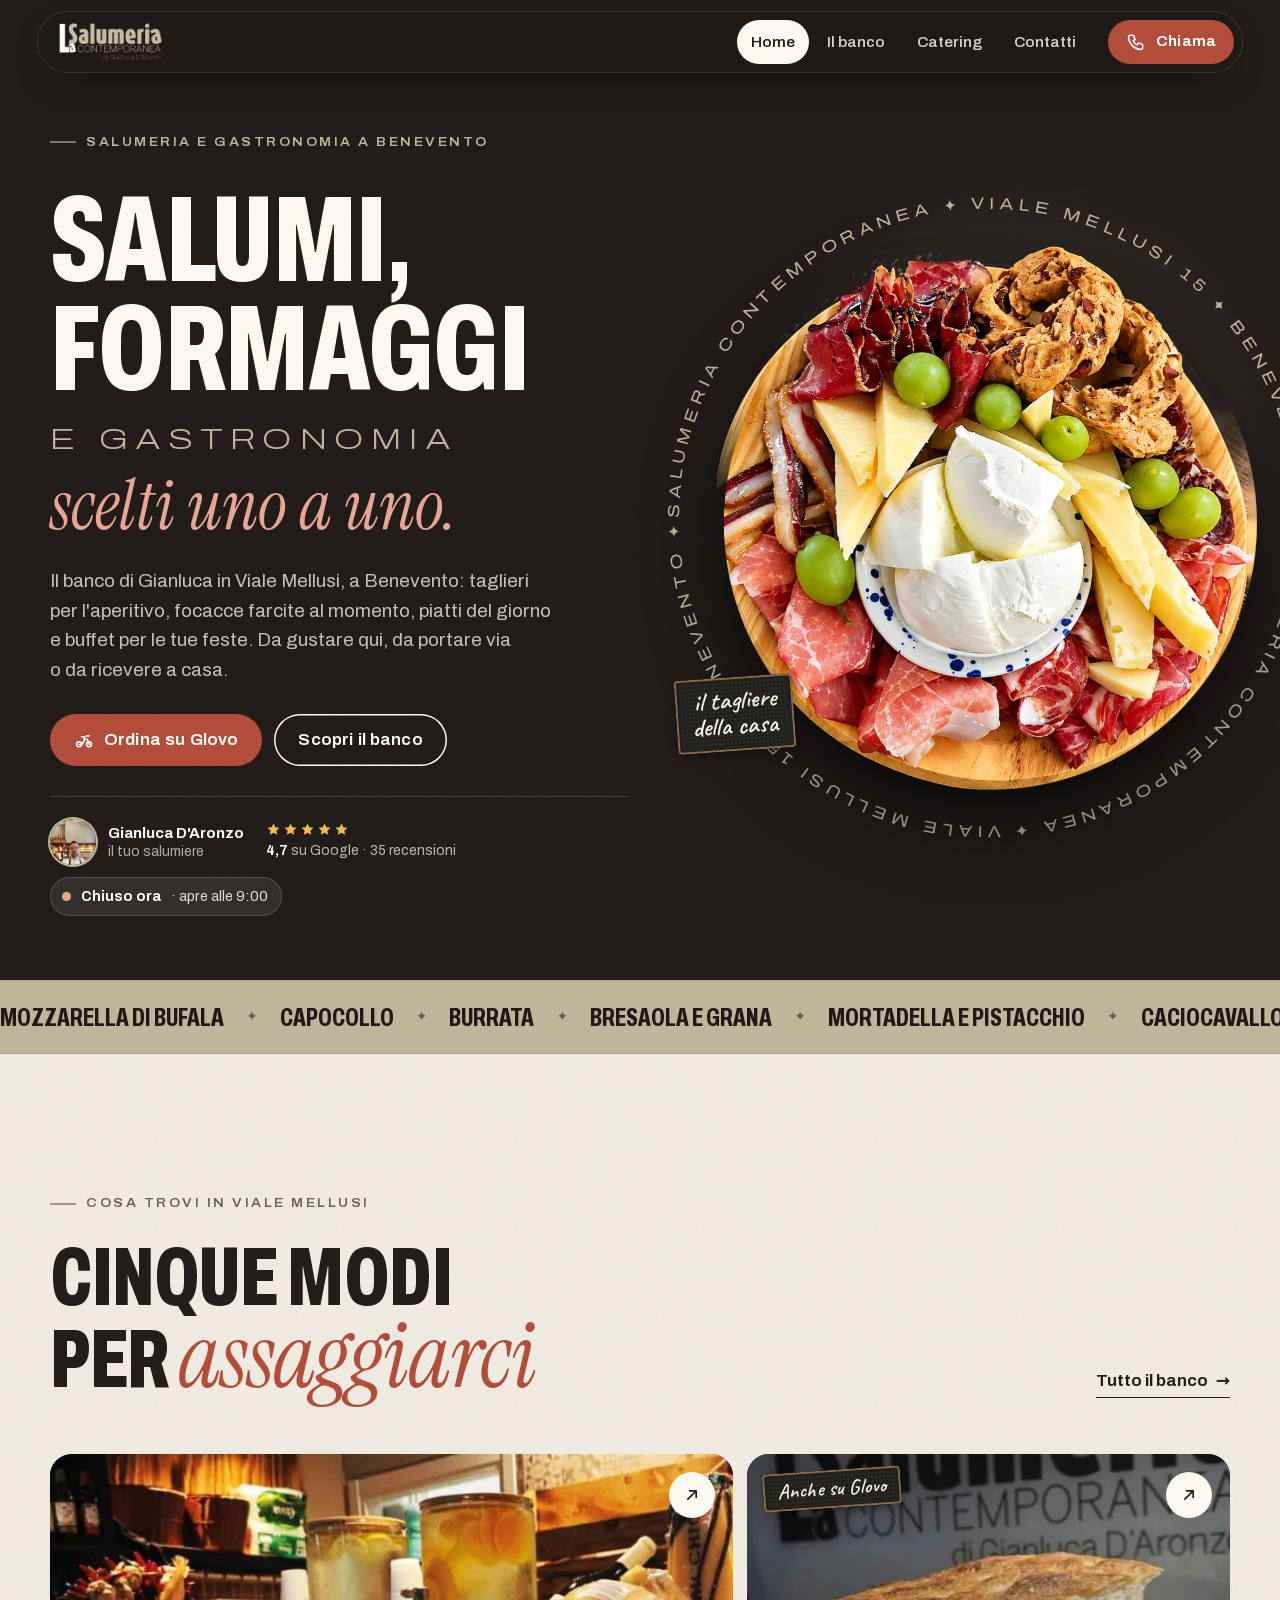
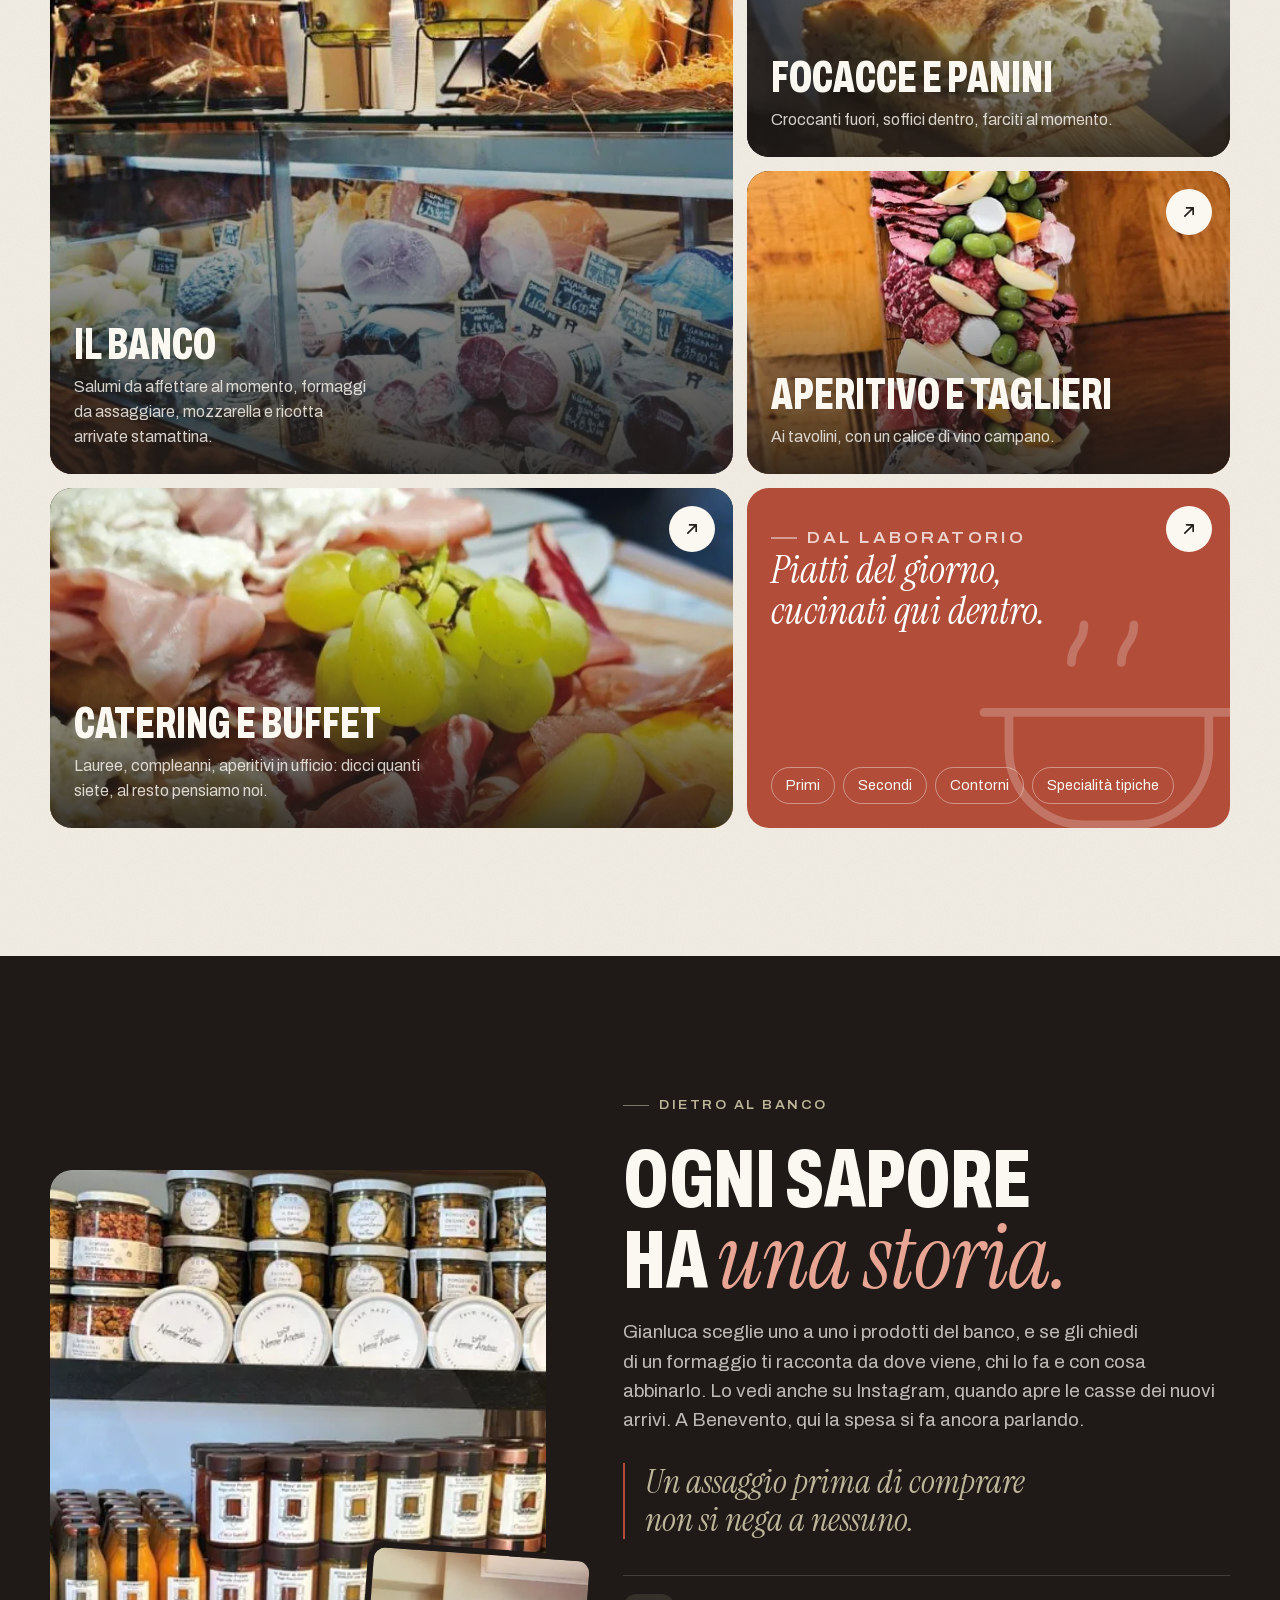
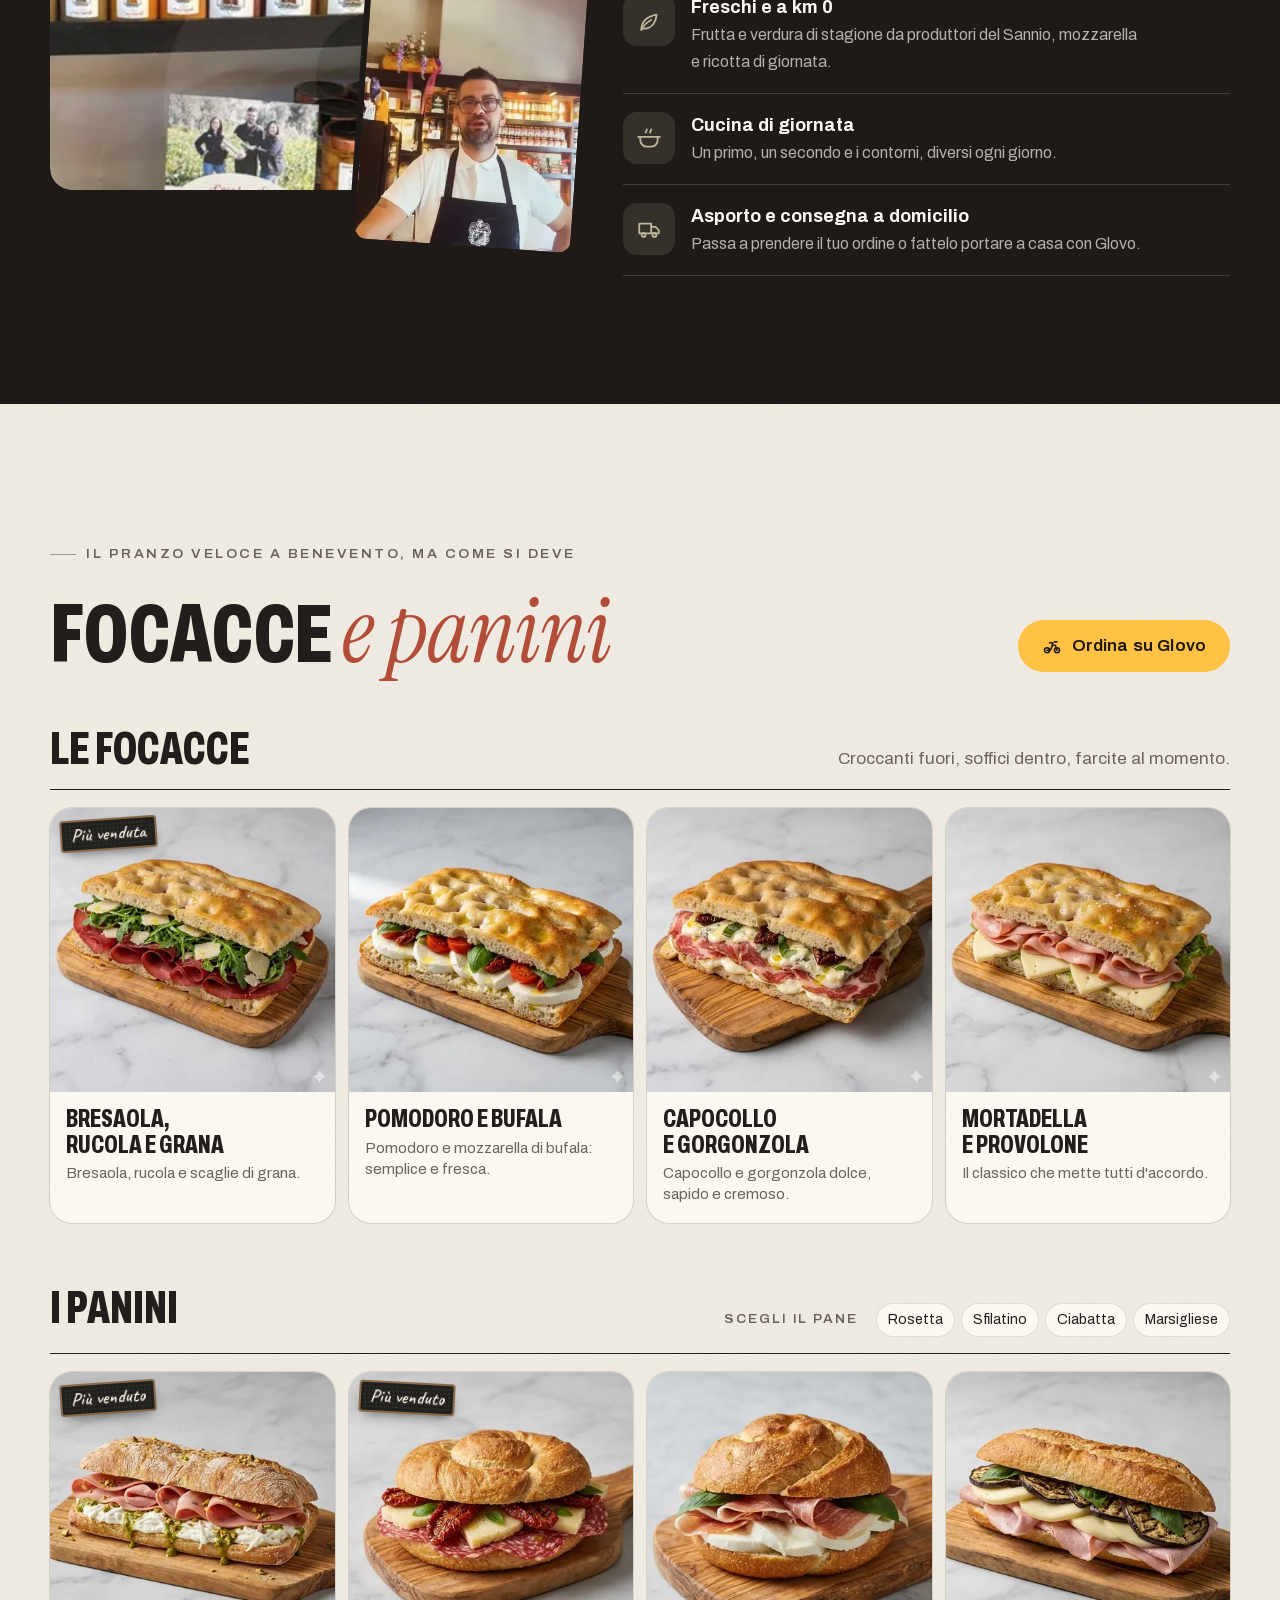
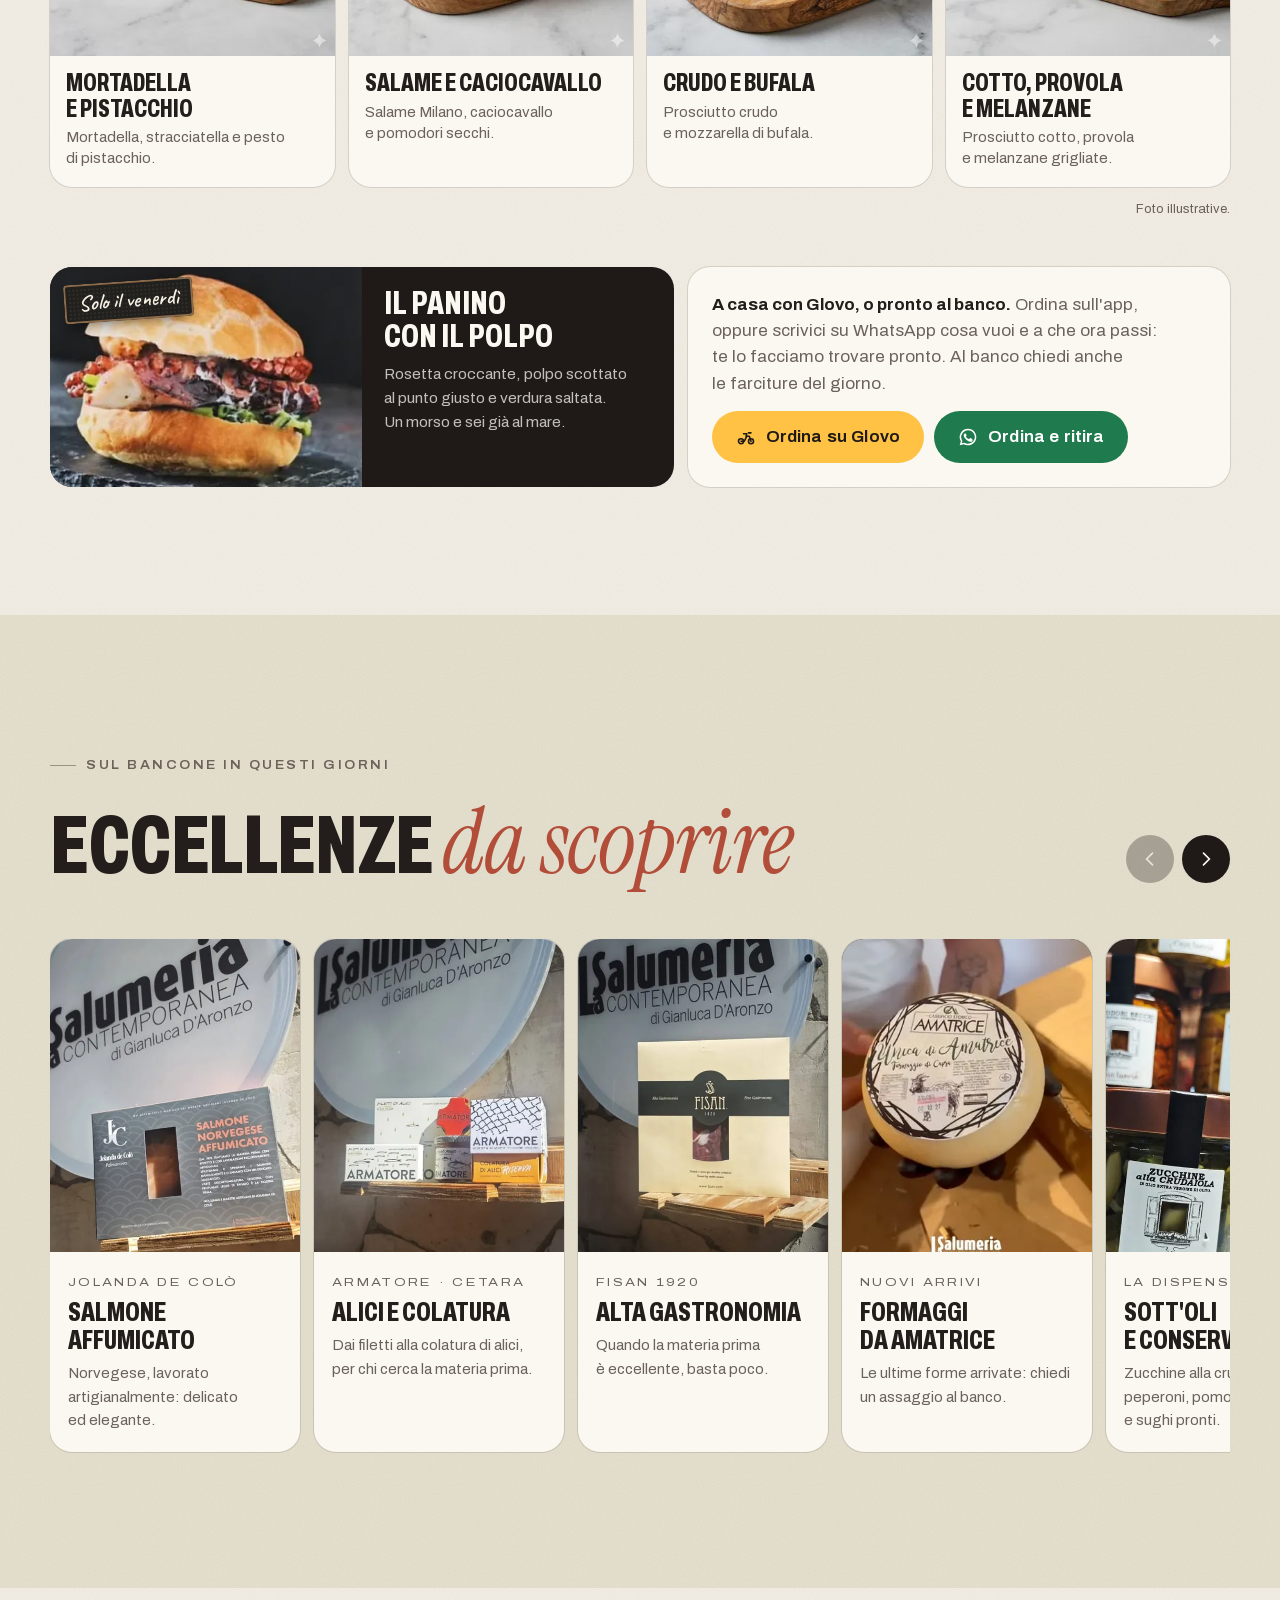
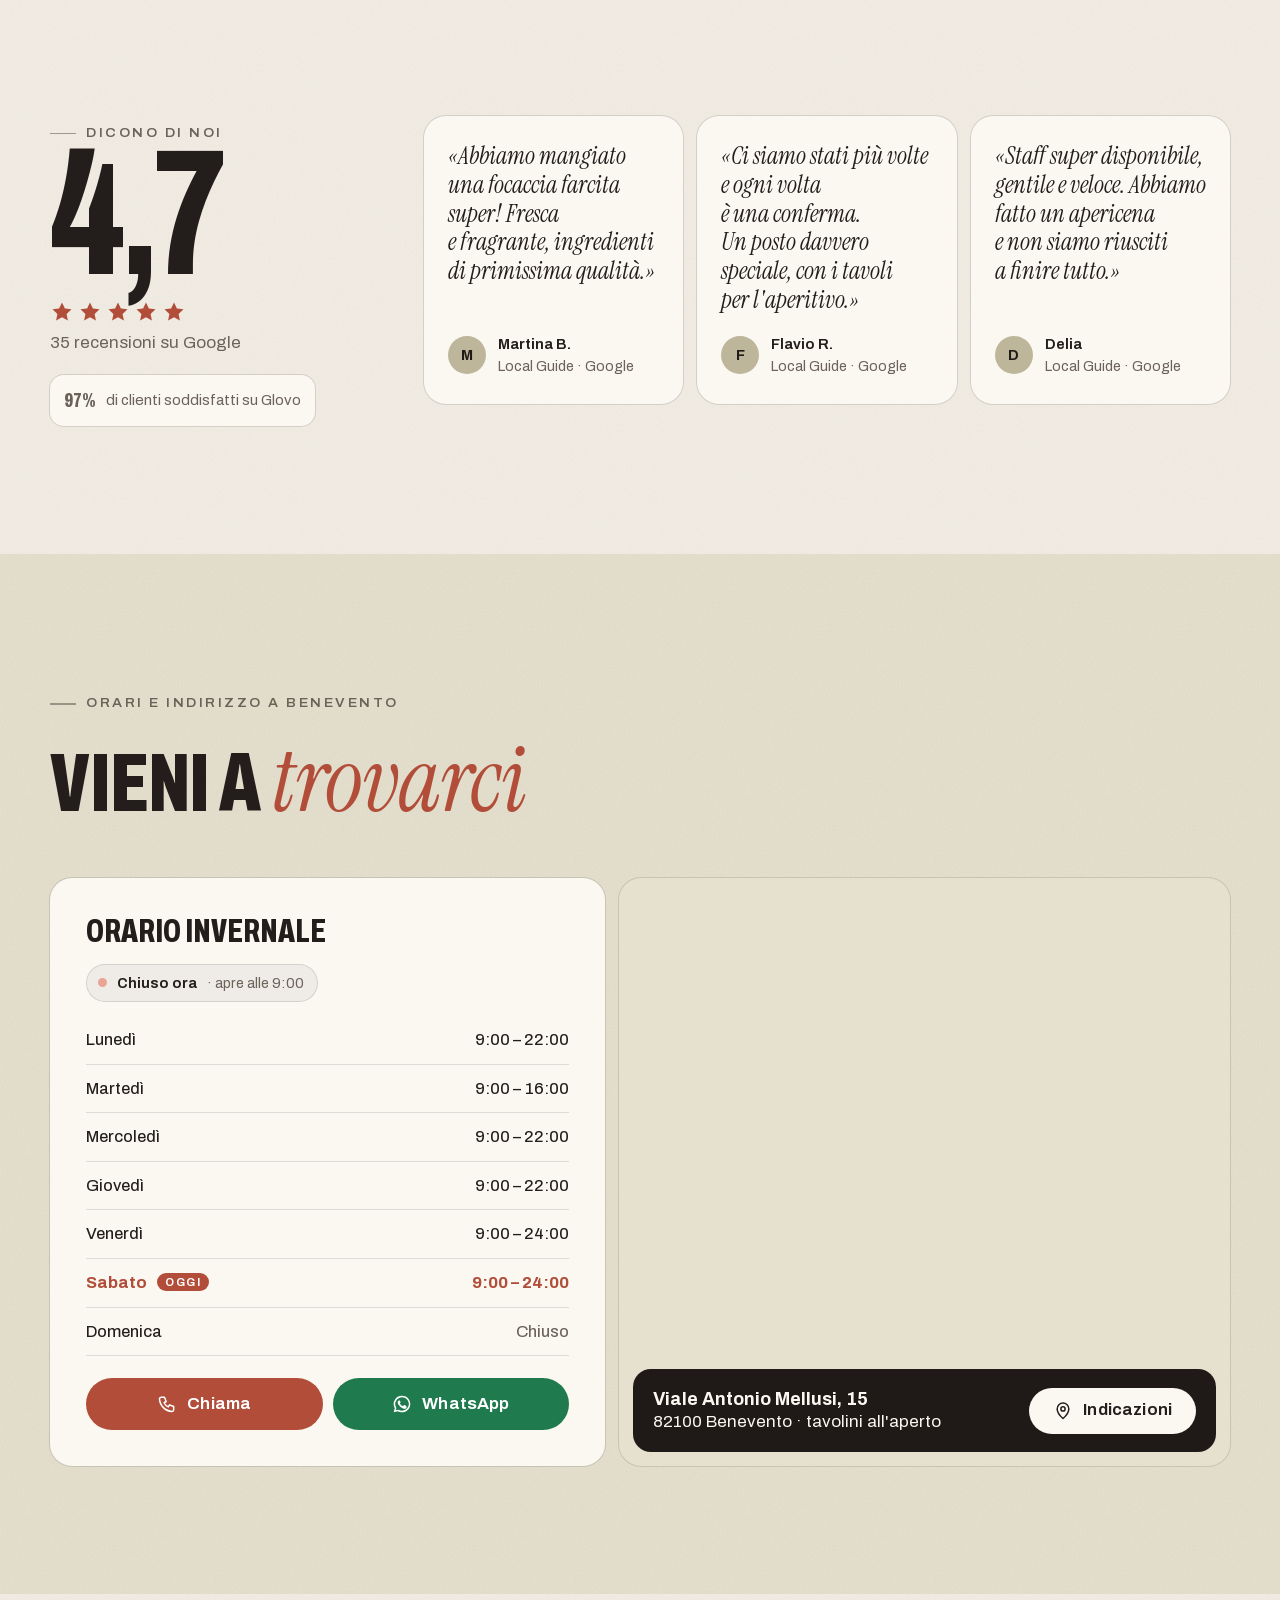
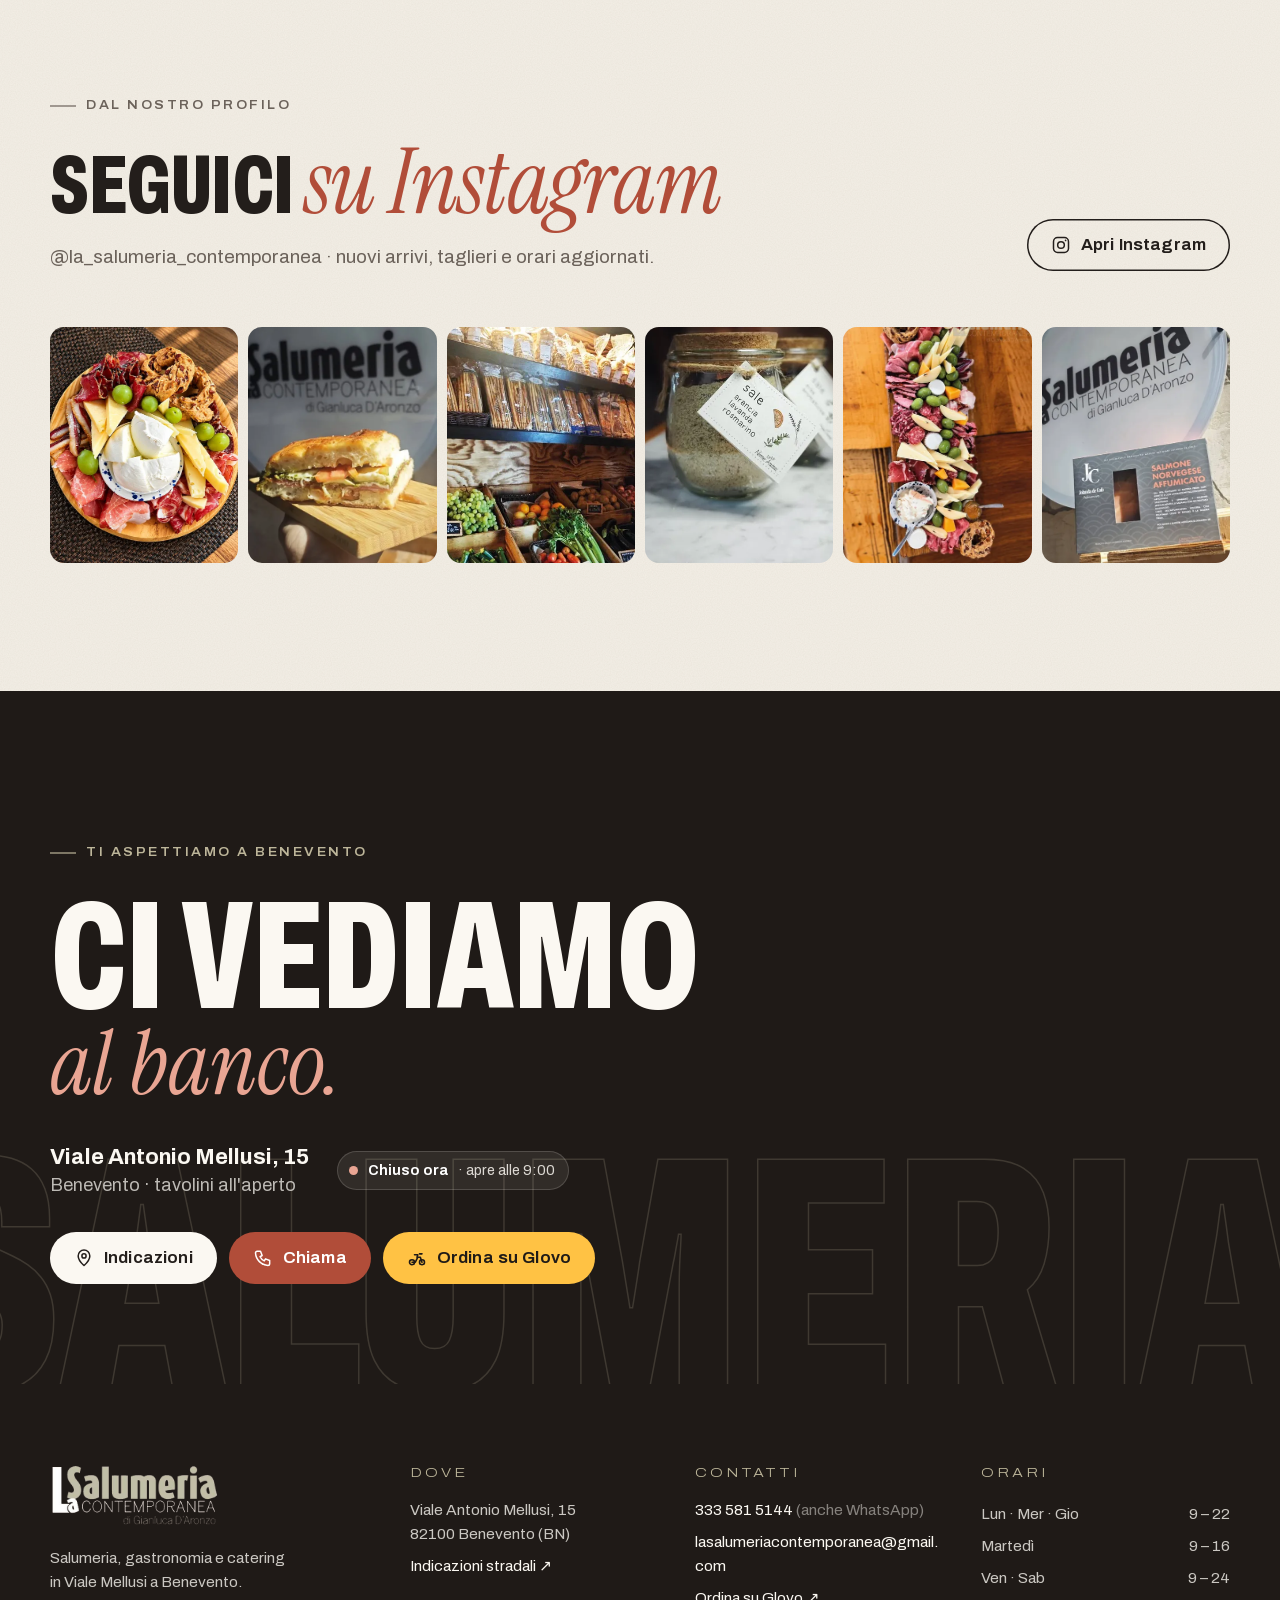
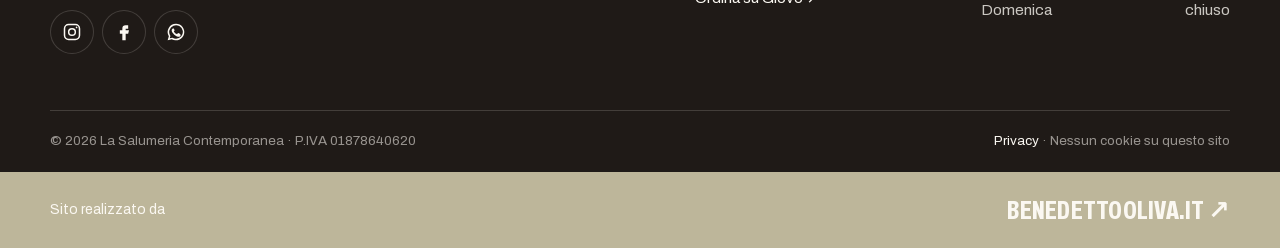
<file: index.html>
<!doctype html> <html lang="it" class="no-js"> <head> <meta charset="utf-8"> <meta name="viewport" content="width=device-width,initial-scale=1,viewport-fit=cover"> <title>La&nbsp;Salumeria Contemporanea · Salumi, formaggi e&nbsp;gastronomia a&nbsp;Benevento</title> <meta name="description" content="Salumeria e gastronomia in Viale Mellusi 15 a Benevento: salumi e formaggi selezionati, focacce farcite al momento, taglieri per l'aperitivo, catering e buffet. Consegna a domicilio con Glovo."> <meta name="robots" content="noindex, nofollow"> <meta name="theme-color" content="#1f1a17"> <meta property="og:type" content="website"> <meta property="og:locale" content="it_IT"> <meta property="og:site_name" content="La Salumeria Contemporanea"> <meta property="og:title" content="La Salumeria Contemporanea · Salumi, formaggi e gastronomia a Benevento"> <meta property="og:description" content="Salumeria e gastronomia in Viale Mellusi 15 a Benevento: salumi e formaggi selezionati, focacce farcite al momento, taglieri per l'aperitivo, catering e buffet. Consegna a domicilio con Glovo."> <meta property="og:image" content="assets/tagliere-900.webp"> <link rel="icon" href="favicon.png" type="image/png"> <link rel="apple-touch-icon" href="apple-touch-icon.png"> <link rel="preload" href="assets/archivo.woff2" as="font" type="font/woff2" crossorigin> <link rel="preload" href="assets/instrument-italic.woff2" as="font" type="font/woff2" crossorigin> <link rel="preload" href="assets/caveat.woff2" as="font" type="font/woff2" crossorigin> <link rel="preload" as="image" href="assets/tagliere-tondo-1000.webp" imagesrcset="assets/tagliere-tondo-560.webp 560w, assets/tagliere-tondo-1000.webp 1000w" imagesizes="(max-width: 900px) 86vw, 600px"> <link rel="stylesheet" href="styles.css?v=1"> <script>var d=document.documentElement;d.className="js";try{sessionStorage.getItem("lsc-intro")&&!/[?&]intro=1/.test(location.search)||matchMedia("(prefers-reduced-motion: reduce)").matches||(d.className="js intro")}catch(e){}</script> <script type="application/ld+json"> {
    "@context": "https://schema.org",
    "@type": "FoodEstablishment",
    "name": "La Salumeria Contemporanea",
    "alternateName": "La Salumeria Contemporanea di Gianluca D'Aronzo",
    "description": "Salumeria e gastronomia a Benevento: salumi e formaggi selezionati, focacce farcite, taglieri per l'aperitivo, piatti del giorno, catering e buffet.",
    "image": "assets/tagliere-900.webp",
    "telephone": "+39 333 581 5144",
    "email": "lasalumeriacontemporanea@gmail.com",
    "address": { "@type": "PostalAddress", "streetAddress": "Viale Antonio Mellusi, 15", "postalCode": "82100", "addressLocality": "Benevento", "addressRegion": "BN", "addressCountry": "IT" },
    "geo": { "@type": "GeoCoordinates", "latitude": 41.128835, "longitude": 14.7864963 },
    "hasMap": "https://www.google.com/maps?cid=1117693368037025932",
    "servesCuisine": ["Salumi e formaggi", "Gastronomia", "Focacce e panini"],
    "priceRange": "€€",
    "openingHoursSpecification": [
      { "@type": "OpeningHoursSpecification", "dayOfWeek": ["Monday", "Wednesday", "Thursday"], "opens": "09:00", "closes": "22:00" },
      { "@type": "OpeningHoursSpecification", "dayOfWeek": "Tuesday", "opens": "09:00", "closes": "16:00" },
      { "@type": "OpeningHoursSpecification", "dayOfWeek": ["Friday", "Saturday"], "opens": "09:00", "closes": "23:59" }
    ],
    "sameAs": ["https://www.instagram.com/la_salumeria_contemporanea/", "https://www.facebook.com/p/La-Salumeria-Contemporanea-61577723782748/", "https://glovoapp.com/it/it/benevento/stores/la-salumeria-contemporanea-bvt"],
    "vatID": "IT01878640620"
  } </script> </head> <body> <div class="intro-velo" aria-hidden="true"> <div class="fette"><i style="--n:0"></i><i style="--n:1"></i><i style="--n:2"></i><i style="--n:3"></i><i style="--n:4"></i><i style="--n:5"></i><i style="--n:6"></i></div> <div class="scena"> <div class="lama"><img src="assets/tagliere-tondo-560.webp" width="560" height="564" alt=""></div> <p class="marchio"><span class="stretto">Salumeria</span><span class="largo">Contemporanea</span></p> </div> </div> <a class="salta" href="#contenuto">Vai al&nbsp;contenuto</a> <header class="testata"> <div class="testata-barra"> <a class="logo" href="index.html" aria-label="La Salumeria Contemporanea, torna alla home"><img src="assets/logo-chiaro.webp" width="464" height="176" alt="La Salumeria Contemporanea di Gianluca D'Aronzo"></a> <nav aria-label="Principale"><ul class="menu"><li><a href="index.html" aria-current="page">Home</a></li><li><a href="banco.html">Il&nbsp;banco</a></li><li><a href="catering.html">Catering</a></li><li><a href="contatti.html">Contatti</a></li></ul></nav> <a class="btn btn-prosciutto btn-chiama" href="tel:+393335815144"><svg viewBox="0 0 24 24" fill="none" stroke="currentColor" stroke-width="1.8" stroke-linecap="round" stroke-linejoin="round" aria-hidden="true"><path d="M5 4h4l2 5-2.5 1.5a11 11 0 0 0 5 5L15 13l5 2v4a2 2 0 0 1-2 2A16 16 0 0 1 3 6a2 2 0 0 1 2-2"/></svg>Chiama</a> <button class="apri-menu" type="button" aria-expanded="false" aria-controls="tendina"><i></i>Menù</button> </div> </header> <div class="tendina" id="tendina"> <a class="voce" href="index.html">Home<small>si&nbsp;comincia</small></a><a class="voce" href="banco.html">Il&nbsp;banco<small>salumi, formaggi,&nbsp;focacce</small></a><a class="voce" href="catering.html">Catering<small>feste e&nbsp;buffet</small></a><a class="voce" href="contatti.html">Contatti<small>orari&nbsp;e&nbsp;dove</small></a> <div class="azioni"> <p class="stato" data-stato>Viale Mellusi 15,&nbsp;Benevento</p> <a class="btn btn-prosciutto" href="tel:+393335815144"><svg viewBox="0 0 24 24" fill="none" stroke="currentColor" stroke-width="1.8" stroke-linecap="round" stroke-linejoin="round" aria-hidden="true"><path d="M5 4h4l2 5-2.5 1.5a11 11 0 0 0 5 5L15 13l5 2v4a2 2 0 0 1-2 2A16 16 0 0 1 3 6a2 2 0 0 1 2-2"/></svg>Chiama 333 581 5144</a> <a class="btn btn-whatsapp" href="https://wa.me/393335815144" target="_blank" rel="noopener"><svg viewBox="0 0 24 24" fill="currentColor" aria-hidden="true"><path d="M12 2a10 10 0 0 0-8.6 15.1L2 22l5-1.3A10 10 0 1 0 12 2Zm0 18.2a8.2 8.2 0 0 1-4.2-1.2l-.3-.2-3 .8.8-2.9-.2-.3A8.2 8.2 0 1 1 12 20.2Zm4.5-6.1c-.2-.1-1.5-.7-1.7-.8-.2-.1-.4-.1-.6.1l-.8 1c-.1.2-.3.2-.5.1a6.7 6.7 0 0 1-3.3-2.9c-.3-.4.2-.4.7-1.3.1-.2 0-.3 0-.4l-.8-1.8c-.2-.5-.4-.4-.6-.4h-.5a1 1 0 0 0-.7.3 3 3 0 0 0-.9 2.2 5.2 5.2 0 0 0 1.1 2.8 11.9 11.9 0 0 0 4.6 4c1.7.7 2.3.8 3.2.7.5-.1 1.5-.6 1.7-1.2.2-.6.2-1.1.2-1.2-.1-.1-.2-.2-.5-.3Z"/></svg>Scrivici su&nbsp;WhatsApp</a> </div> </div> <main id="contenuto"> <section class="hero" aria-labelledby="titolo-hero"> <div class="contenitore hero-griglia"> <div> <p class="occhiello" data-entra style="--i:0">Salumeria e&nbsp;gastronomia a&nbsp;Benevento</p> <h1 id="titolo-hero"> <span class="stretto" data-entra style="--i:1">Salumi, formaggi</span> <span class="largo" data-entra style="--i:2">e&nbsp;gastronomia</span> <span class="corsivo" data-entra style="--i:3">scelti uno&nbsp;a&nbsp;uno.</span> </h1> <p class="hero-testo" data-entra style="--i:4">Il&nbsp;banco di&nbsp;Gianluca in&nbsp;Viale Mellusi, a&nbsp;Benevento: taglieri per&nbsp;l'aperitivo, focacce farcite al&nbsp;momento, piatti del&nbsp;giorno e&nbsp;buffet per&nbsp;le&nbsp;tue feste. Da&nbsp;gustare qui, da&nbsp;portare via o&nbsp;da&nbsp;ricevere&nbsp;a&nbsp;casa.</p> <div class="hero-azioni" data-entra style="--i:5"> <a class="btn btn-prosciutto" href="https://glovoapp.com/it/it/benevento/stores/la-salumeria-contemporanea-bvt" target="_blank" rel="noopener"><svg viewBox="0 0 24 24" fill="none" stroke="currentColor" stroke-width="1.9" stroke-linecap="round" stroke-linejoin="round" aria-hidden="true"><circle cx="6" cy="17" r="3"/><circle cx="18" cy="17" r="3"/><path d="M6 17h4l3-6h3l2 6M9 8h4l-1 3M15 7h3"/></svg>Ordina su&nbsp;Glovo</a> <a class="btn btn-vuoto" href="banco.html">Scopri il&nbsp;banco</a> </div> <div class="hero-fiducia" data-entra style="--i:6"> <div class="fiducia-persona"> <img src="assets/gianluca-480.webp" width="361" height="520" alt=""> <p><b>Gianluca D'Aronzo</b>il&nbsp;tuo&nbsp;salumiere</p> </div> <a class="fiducia-voto" href="#recensioni"> <span class="stelline" aria-hidden="true"><svg viewBox="0 0 24 24" fill="currentColor" aria-hidden="true"><path d="m12 2.5 2.9 6 6.6.8-4.9 4.6 1.3 6.6L12 17.3l-5.9 3.2 1.3-6.6L2.5 9.3l6.6-.8Z"/></svg><svg viewBox="0 0 24 24" fill="currentColor" aria-hidden="true"><path d="m12 2.5 2.9 6 6.6.8-4.9 4.6 1.3 6.6L12 17.3l-5.9 3.2 1.3-6.6L2.5 9.3l6.6-.8Z"/></svg><svg viewBox="0 0 24 24" fill="currentColor" aria-hidden="true"><path d="m12 2.5 2.9 6 6.6.8-4.9 4.6 1.3 6.6L12 17.3l-5.9 3.2 1.3-6.6L2.5 9.3l6.6-.8Z"/></svg><svg viewBox="0 0 24 24" fill="currentColor" aria-hidden="true"><path d="m12 2.5 2.9 6 6.6.8-4.9 4.6 1.3 6.6L12 17.3l-5.9 3.2 1.3-6.6L2.5 9.3l6.6-.8Z"/></svg><svg viewBox="0 0 24 24" fill="currentColor" aria-hidden="true"><path d="m12 2.5 2.9 6 6.6.8-4.9 4.6 1.3 6.6L12 17.3l-5.9 3.2 1.3-6.6L2.5 9.3l6.6-.8Z"/></svg></span> <span><b>4,7</b> su&nbsp;Google · 35 recensioni</span> </a> <p class="stato" data-stato>Viale Mellusi 15,&nbsp;Benevento</p> </div> </div> <div class="piatto"> <div class="piatto-giro" aria-hidden="true"> <svg viewBox="0 0 600 600"> <defs><path id="cerchio" d="M300,300 m-286,0 a286,286 0 1,1 572,0 a286,286 0 1,1 -572,0"/></defs> <text><textPath href="#cerchio" textLength="1794" lengthAdjust="spacing">Salumeria Contemporanea ✦ Viale Mellusi 15 ✦ Benevento ✦ Salumeria Contemporanea ✦ Viale Mellusi 15 ✦ Benevento ✦</textPath></text> </svg> </div> <div class="piatto-ombra" aria-hidden="true"></div> <div class="piatto-img"> <img src="assets/tagliere-tondo-1000.webp" srcset="assets/tagliere-tondo-560.webp 560w, assets/tagliere-tondo-1000.webp 1000w" sizes="(max-width: 900px) 92vw, 680px" width="1000" height="1007" alt="Tagliere rotondo con burrata, prosciutto crudo, capocollo, formaggi stagionati, uva e taralli"> </div> <span class="cartellino piatto-cartellino" aria-hidden="true">il&nbsp;tagliere<br>della&nbsp;casa</span> </div> </div> </section> <div class="nastro" aria-hidden="true"> <div class="nastro-traccia"> <ul><li>Mozzarella di&nbsp;bufala</li><li>Capocollo</li><li>Burrata</li><li>Bresaola&nbsp;e&nbsp;grana</li><li>Mortadella e&nbsp;pistacchio</li><li>Caciocavallo</li><li>Colatura di&nbsp;alici</li><li>Salmone&nbsp;affumicato</li><li>Taralli</li><li>Fiano di&nbsp;Avellino</li><li>Aglianico</li><li>Focacce&nbsp;farcite</li></ul> <ul><li>Mozzarella di&nbsp;bufala</li><li>Capocollo</li><li>Burrata</li><li>Bresaola&nbsp;e&nbsp;grana</li><li>Mortadella e&nbsp;pistacchio</li><li>Caciocavallo</li><li>Colatura di&nbsp;alici</li><li>Salmone&nbsp;affumicato</li><li>Taralli</li><li>Fiano di&nbsp;Avellino</li><li>Aglianico</li><li>Focacce&nbsp;farcite</li></ul> </div> </div> <section class="sezione" aria-labelledby="titolo-cosa"> <div class="contenitore"> <div class="testa-sezione"> <div data-comparsa> <p class="occhiello">Cosa trovi in&nbsp;Viale&nbsp;Mellusi</p> <h2 class="titolo" id="titolo-cosa">Cinque modi per <span class="corsivo">assaggiarci</span></h2> </div> <a class="link-freccia" href="banco.html" data-comparsa>Tutto il&nbsp;banco <span>→</span></a> </div> <div class="bento"> <a class="tessera t-banco" href="banco.html#salumi-formaggi" data-comparsa> <img src="assets/banco-900.webp" srcset="assets/banco-480.webp 480w, assets/banco-900.webp 653w" sizes="(max-width: 900px) 100vw, 680px" width="653" height="630" alt="Il banco frigo con salumi, formaggi e cartellini scritti a mano" loading="lazy"> <span class="freccia"><svg viewBox="0 0 24 24" width="20" height="20" fill="none" stroke="currentColor" stroke-width="2" stroke-linecap="round" stroke-linejoin="round" aria-hidden="true"><path d="M7 17 17 7M9 7h8v8"/></svg></span> <div class="tessera-testo"> <h3>Il&nbsp;banco</h3> <p>Salumi da&nbsp;affettare al&nbsp;momento, formaggi da&nbsp;assaggiare, mozzarella e&nbsp;ricotta arrivate&nbsp;stamattina.</p> </div> </a> <a class="tessera t-focacce" href="#focacce" data-comparsa style="--ritardo:.08s"> <img src="assets/focaccia-900.webp" srcset="assets/focaccia-480.webp 480w, assets/focaccia-900.webp 517w" sizes="(max-width: 600px) 100vw, (max-width: 900px) 50vw, 480px" width="517" height="640" alt="Focaccia farcita servita su un tagliere di legno" loading="lazy"> <span class="etichetta">Anche su&nbsp;Glovo</span> <span class="freccia"><svg viewBox="0 0 24 24" width="20" height="20" fill="none" stroke="currentColor" stroke-width="2" stroke-linecap="round" stroke-linejoin="round" aria-hidden="true"><path d="M7 17 17 7M9 7h8v8"/></svg></span> <div class="tessera-testo"> <h3>Focacce e&nbsp;panini</h3> <p>Croccanti fuori, soffici dentro, farciti al&nbsp;momento.</p> </div> </a> <a class="tessera t-aperitivo" href="banco.html#aperitivo" data-comparsa style="--ritardo:.16s"> <img src="assets/tagliere-lungo-900.webp" srcset="assets/tagliere-lungo-480.webp 480w, assets/tagliere-lungo-900.webp 886w" sizes="(max-width: 600px) 100vw, (max-width: 900px) 50vw, 480px" width="886" height="981" alt="Tagliere lungo con salumi, formaggi, olive e taralli visto dall'alto" loading="lazy" style="object-position:50% 40%"> <span class="freccia"><svg viewBox="0 0 24 24" width="20" height="20" fill="none" stroke="currentColor" stroke-width="2" stroke-linecap="round" stroke-linejoin="round" aria-hidden="true"><path d="M7 17 17 7M9 7h8v8"/></svg></span> <div class="tessera-testo"> <h3>Aperitivo e&nbsp;taglieri</h3> <p>Ai&nbsp;tavolini, con&nbsp;un&nbsp;calice di&nbsp;vino&nbsp;campano.</p> </div> </a> <a class="tessera t-catering" href="catering.html" data-comparsa> <img src="assets/tagliere-pesche-900.webp" srcset="assets/tagliere-pesche-480.webp 480w, assets/tagliere-pesche-900.webp 897w" sizes="(max-width: 900px) 100vw, 680px" width="897" height="840" alt="Tagliere con prosciutto, gorgonzola, pesche e uva" loading="lazy"> <span class="freccia"><svg viewBox="0 0 24 24" width="20" height="20" fill="none" stroke="currentColor" stroke-width="2" stroke-linecap="round" stroke-linejoin="round" aria-hidden="true"><path d="M7 17 17 7M9 7h8v8"/></svg></span> <div class="tessera-testo"> <h3>Catering e&nbsp;buffet</h3> <p>Lauree, compleanni, aperitivi in&nbsp;ufficio: dicci quanti siete, al&nbsp;resto pensiamo&nbsp;noi.</p> </div> </a> <a class="tessera t-giorno" href="banco.html#gastronomia" data-comparsa style="--ritardo:.08s"> <span class="freccia"><svg viewBox="0 0 24 24" width="20" height="20" fill="none" stroke="currentColor" stroke-width="2" stroke-linecap="round" stroke-linejoin="round" aria-hidden="true"><path d="M7 17 17 7M9 7h8v8"/></svg></span> <div class="tessera-testo"> <p class="occhiello" style="color:rgba(255,255,255,.75)">Dal&nbsp;laboratorio</p> <p class="grande">Piatti del&nbsp;giorno, cucinati qui&nbsp;dentro.</p> </div> <svg class="pentola-deco" viewBox="0 0 24 24" fill="none" stroke="currentColor" stroke-width=".7" stroke-linecap="round" stroke-linejoin="round" aria-hidden="true"><path d="M4 11h16v3a6 6 0 0 1-6 6h-4a6 6 0 0 1-6-6v-3ZM2 11h2M20 11h2M9 7c0-1.5 1-1.5 1-3M13 7c0-1.5 1-1.5 1-3"/></svg> <ul><li>Primi</li><li>Secondi</li><li>Contorni</li><li>Specialità&nbsp;tipiche</li></ul> </a> </div> </div> </section> <section class="sezione scuro" aria-labelledby="titolo-storia"> <div class="contenitore storia"> <div class="storia-foto" data-comparsa> <div class="foto-grande foto-svela"><img src="assets/scaffale-900.webp" srcset="assets/scaffale-480.webp 480w, assets/scaffale-900.webp 873w" sizes="(max-width: 900px) 90vw, 480px" width="873" height="880" alt="Scaffali con barattoli di sott'oli, sughi e conserve artigianali" loading="lazy"></div> <div class="foto-piccola"><img src="assets/gianluca-480.webp" width="361" height="520" alt="Gianluca D'Aronzo nella sua salumeria, con il grembiule" loading="lazy"></div> </div> <div> <p class="occhiello" data-comparsa>Dietro al&nbsp;banco</p> <h2 class="titolo" id="titolo-storia" data-comparsa>Ogni sapore ha <span class="corsivo">una&nbsp;storia.</span></h2> <p class="intro-testo" data-comparsa>Gianluca sceglie uno&nbsp;a&nbsp;uno&nbsp;i&nbsp;prodotti del&nbsp;banco, e&nbsp;se gli&nbsp;chiedi di&nbsp;un&nbsp;formaggio ti&nbsp;racconta da&nbsp;dove viene, chi lo&nbsp;fa e&nbsp;con&nbsp;cosa abbinarlo. Lo&nbsp;vedi anche su&nbsp;Instagram, quando apre le&nbsp;casse dei&nbsp;nuovi arrivi. A&nbsp;Benevento, qui la&nbsp;spesa si&nbsp;fa ancora&nbsp;parlando.</p> <p class="citazione" data-comparsa>Un&nbsp;assaggio prima di&nbsp;comprare non&nbsp;si&nbsp;nega a&nbsp;nessuno.</p> <ul class="punti"> <li data-comparsa><span class="ico"><svg viewBox="0 0 24 24" fill="none" stroke="currentColor" stroke-width="1.7" stroke-linecap="round" stroke-linejoin="round" aria-hidden="true"><path d="M5 21c0-7 4-12 14-14-1 9-6 13-12 13"/><path d="M5 21c2-4 5-7 9-9"/></svg></span><p style="margin:0"><b>Freschi e&nbsp;a&nbsp;km 0</b><span>Frutta e&nbsp;verdura di&nbsp;stagione da&nbsp;produttori del&nbsp;Sannio, mozzarella e&nbsp;ricotta di&nbsp;giornata.</span></p></li> <li data-comparsa><span class="ico"><svg viewBox="0 0 24 24" fill="none" stroke="currentColor" stroke-width="1.7" stroke-linecap="round" stroke-linejoin="round" aria-hidden="true"><path d="M4 11h16v3a6 6 0 0 1-6 6h-4a6 6 0 0 1-6-6v-3ZM2 11h2M20 11h2M9 7c0-1.5 1-1.5 1-3M13 7c0-1.5 1-1.5 1-3"/></svg></span><p style="margin:0"><b>Cucina di&nbsp;giornata</b><span>Un&nbsp;primo, un&nbsp;secondo e&nbsp;i&nbsp;contorni, diversi ogni&nbsp;giorno.</span></p></li> <li data-comparsa><span class="ico"><svg viewBox="0 0 24 24" fill="none" stroke="currentColor" stroke-width="1.7" stroke-linecap="round" stroke-linejoin="round" aria-hidden="true"><path d="M3 7h11v9H3zM14 10h4l3 3v3h-7"/><circle cx="7" cy="17.5" r="1.8"/><circle cx="17" cy="17.5" r="1.8"/></svg></span><p style="margin:0"><b>Asporto e&nbsp;consegna a&nbsp;domicilio</b><span>Passa a&nbsp;prendere il&nbsp;tuo ordine o&nbsp;fattelo portare a&nbsp;casa con&nbsp;Glovo.</span></p></li> </ul> </div> </div> </section> <section class="sezione" id="focacce" aria-labelledby="titolo-focacce"> <div class="contenitore"> <div class="testa-sezione"> <div data-comparsa> <p class="occhiello">Il&nbsp;pranzo veloce a&nbsp;Benevento, ma come&nbsp;si&nbsp;deve</p> <h2 class="titolo" id="titolo-focacce">Focacce <span class="corsivo">e&nbsp;panini</span></h2> </div> <a class="btn btn-glovo" href="https://glovoapp.com/it/it/benevento/stores/la-salumeria-contemporanea-bvt" target="_blank" rel="noopener" data-comparsa><svg viewBox="0 0 24 24" fill="none" stroke="currentColor" stroke-width="1.9" stroke-linecap="round" stroke-linejoin="round" aria-hidden="true"><circle cx="6" cy="17" r="3"/><circle cx="18" cy="17" r="3"/><path d="M6 17h4l3-6h3l2 6M9 8h4l-1 3M15 7h3"/></svg>Ordina su&nbsp;Glovo</a> </div> <div class="menu-gruppo"> <div class="menu-gruppo-testa" data-comparsa> <h3>Le&nbsp;focacce</h3> <p>Croccanti fuori, soffici dentro, farcite al&nbsp;momento.</p> </div> <div class="menu-griglia"> <article class="voce-menu" data-comparsa style="--ritardo:0.00s"> <div class="foto"><span class="tag">Più venduta</span><img src="assets/fo-bresaola-400.webp" srcset="assets/fo-bresaola-400.webp 400w, assets/fo-bresaola-720.webp 720w" sizes="(max-width: 900px) 46vw, 280px" width="400" height="400" alt="" loading="lazy"></div> <div><h4>Bresaola, rucola e&nbsp;grana</h4><p>Bresaola, rucola e&nbsp;scaglie di&nbsp;grana.</p></div> </article> <article class="voce-menu" data-comparsa style="--ritardo:0.06s"> <div class="foto"><img src="assets/fo-bufala-400.webp" srcset="assets/fo-bufala-400.webp 400w, assets/fo-bufala-720.webp 720w" sizes="(max-width: 900px) 46vw, 280px" width="400" height="400" alt="" loading="lazy"></div> <div><h4>Pomodoro e&nbsp;bufala</h4><p>Pomodoro e&nbsp;mozzarella di&nbsp;bufala: semplice e&nbsp;fresca.</p></div> </article> <article class="voce-menu" data-comparsa style="--ritardo:0.12s"> <div class="foto"><img src="assets/fo-capocollo-400.webp" srcset="assets/fo-capocollo-400.webp 400w, assets/fo-capocollo-720.webp 720w" sizes="(max-width: 900px) 46vw, 280px" width="400" height="400" alt="" loading="lazy"></div> <div><h4>Capocollo e&nbsp;gorgonzola</h4><p>Capocollo e&nbsp;gorgonzola dolce, sapido e&nbsp;cremoso.</p></div> </article> <article class="voce-menu" data-comparsa style="--ritardo:0.18s"> <div class="foto"><img src="assets/fo-mortadella-400.webp" srcset="assets/fo-mortadella-400.webp 400w, assets/fo-mortadella-720.webp 720w" sizes="(max-width: 900px) 46vw, 280px" width="400" height="400" alt="" loading="lazy"></div> <div><h4>Mortadella e&nbsp;provolone</h4><p>Il&nbsp;classico che mette tutti&nbsp;d'accordo.</p></div> </article> </div> </div> <div class="menu-gruppo"> <div class="menu-gruppo-testa" data-comparsa> <h3>I&nbsp;panini</h3> <div class="pani"><span class="pani-etic">Scegli il&nbsp;pane</span><span>Rosetta</span><span>Sfilatino</span><span>Ciabatta</span><span>Marsigliese</span></div> </div> <div class="menu-griglia"> <article class="voce-menu" data-comparsa style="--ritardo:0.00s"> <div class="foto"><span class="tag">Più venduto</span><img src="assets/pa-pistacchio-400.webp" srcset="assets/pa-pistacchio-400.webp 400w, assets/pa-pistacchio-720.webp 720w" sizes="(max-width: 900px) 46vw, 280px" width="400" height="400" alt="" loading="lazy"></div> <div><h4>Mortadella e&nbsp;pistacchio</h4><p>Mortadella, stracciatella e&nbsp;pesto di&nbsp;pistacchio.</p></div> </article> <article class="voce-menu" data-comparsa style="--ritardo:0.06s"> <div class="foto"><span class="tag">Più venduto</span><img src="assets/pa-salame-400.webp" srcset="assets/pa-salame-400.webp 400w, assets/pa-salame-720.webp 720w" sizes="(max-width: 900px) 46vw, 280px" width="400" height="400" alt="" loading="lazy"></div> <div><h4>Salame e&nbsp;caciocavallo</h4><p>Salame Milano, caciocavallo e&nbsp;pomodori&nbsp;secchi.</p></div> </article> <article class="voce-menu" data-comparsa style="--ritardo:0.12s"> <div class="foto"><img src="assets/pa-crudo-400.webp" srcset="assets/pa-crudo-400.webp 400w, assets/pa-crudo-720.webp 720w" sizes="(max-width: 900px) 46vw, 280px" width="400" height="400" alt="" loading="lazy"></div> <div><h4>Crudo e&nbsp;bufala</h4><p>Prosciutto crudo e&nbsp;mozzarella di&nbsp;bufala.</p></div> </article> <article class="voce-menu" data-comparsa style="--ritardo:0.18s"> <div class="foto"><img src="assets/pa-cotto-400.webp" srcset="assets/pa-cotto-400.webp 400w, assets/pa-cotto-720.webp 720w" sizes="(max-width: 900px) 46vw, 280px" width="400" height="400" alt="" loading="lazy"></div> <div><h4>Cotto, provola e&nbsp;melanzane</h4><p>Prosciutto cotto, provola e&nbsp;melanzane&nbsp;grigliate.</p></div> </article> </div> </div> <p class="nota-foto">Foto&nbsp;illustrative.</p> <div class="menu-extra"> <article class="speciale" data-comparsa> <span class="bollino">Solo il&nbsp;venerdì</span> <img src="assets/panino-polpo-480.webp" width="437" height="265" alt="Panino con il polpo nella rosetta, servito su una lastra di ardesia" loading="lazy"> <div> <h3>Il&nbsp;panino con&nbsp;il&nbsp;polpo</h3> <p>Rosetta croccante, polpo scottato al&nbsp;punto giusto e&nbsp;verdura saltata. Un&nbsp;morso e&nbsp;sei già&nbsp;al&nbsp;mare.</p> </div> </article> <div class="nota-menu" data-comparsa style="--ritardo:.08s"> <p><b>A&nbsp;casa con&nbsp;Glovo, o&nbsp;pronto al&nbsp;banco.</b> Ordina sull'app, oppure scrivici su&nbsp;WhatsApp cosa vuoi e&nbsp;a&nbsp;che ora passi: te lo&nbsp;facciamo trovare pronto. Al&nbsp;banco chiedi anche le&nbsp;farciture del&nbsp;giorno.</p> <div class="azioni-menu"> <a class="btn btn-glovo" href="https://glovoapp.com/it/it/benevento/stores/la-salumeria-contemporanea-bvt" target="_blank" rel="noopener"><svg viewBox="0 0 24 24" fill="none" stroke="currentColor" stroke-width="1.9" stroke-linecap="round" stroke-linejoin="round" aria-hidden="true"><circle cx="6" cy="17" r="3"/><circle cx="18" cy="17" r="3"/><path d="M6 17h4l3-6h3l2 6M9 8h4l-1 3M15 7h3"/></svg>Ordina su&nbsp;Glovo</a> <a class="btn btn-whatsapp" href="https://wa.me/393335815144?text=Ciao!%20Vorrei%20ordinare%20da%20ritirare%3A%20" target="_blank" rel="noopener"><svg viewBox="0 0 24 24" fill="currentColor" aria-hidden="true"><path d="M12 2a10 10 0 0 0-8.6 15.1L2 22l5-1.3A10 10 0 1 0 12 2Zm0 18.2a8.2 8.2 0 0 1-4.2-1.2l-.3-.2-3 .8.8-2.9-.2-.3A8.2 8.2 0 1 1 12 20.2Zm4.5-6.1c-.2-.1-1.5-.7-1.7-.8-.2-.1-.4-.1-.6.1l-.8 1c-.1.2-.3.2-.5.1a6.7 6.7 0 0 1-3.3-2.9c-.3-.4.2-.4.7-1.3.1-.2 0-.3 0-.4l-.8-1.8c-.2-.5-.4-.4-.6-.4h-.5a1 1 0 0 0-.7.3 3 3 0 0 0-.9 2.2 5.2 5.2 0 0 0 1.1 2.8 11.9 11.9 0 0 0 4.6 4c1.7.7 2.3.8 3.2.7.5-.1 1.5-.6 1.7-1.2.2-.6.2-1.1.2-1.2-.1-.1-.2-.2-.5-.3Z"/></svg>Ordina e&nbsp;ritira</a> </div> </div> </div> </div> </section> <section class="sezione salvia" aria-labelledby="titolo-eccellenze"> <div class="contenitore"> <div class="testa-sezione"> <div data-comparsa> <p class="occhiello">Sul&nbsp;bancone in&nbsp;questi&nbsp;giorni</p> <h2 class="titolo" id="titolo-eccellenze">Eccellenze <span class="corsivo">da&nbsp;scoprire</span></h2> </div> <div class="scorri-aiuto" data-carosello="lista-eccellenze"> <button type="button" data-dir="-1" aria-label="Precedenti"><svg viewBox="0 0 24 24" width="20" height="20" fill="none" stroke="currentColor" stroke-width="2" stroke-linecap="round" aria-hidden="true"><path d="M15 5 8 12l7 7"/></svg></button> <button type="button" data-dir="1" aria-label="Successive"><svg viewBox="0 0 24 24" width="20" height="20" fill="none" stroke="currentColor" stroke-width="2" stroke-linecap="round" aria-hidden="true"><path d="m9 5 7 7-7 7"/></svg></button> </div> </div> <div class="eccellenze" id="lista-eccellenze" tabindex="0" aria-label="Prodotti selezionati"> <article class="prodotto"><div class="foto"><img src="assets/salmone-480.webp" width="480" height="596" alt="Confezione di salmone norvegese affumicato Jolanda de Colò" loading="lazy"></div><div><small>Jolanda de&nbsp;Colò</small><h3>Salmone affumicato</h3><p>Norvegese, lavorato artigianalmente: delicato ed&nbsp;elegante.</p></div></article> <article class="prodotto"><div class="foto"><img src="assets/armatore-480.webp" width="480" height="596" alt="Filetti di alici e colatura di alici Armatore" loading="lazy"></div><div><small>Armatore ·&nbsp;Cetara</small><h3>Alici e&nbsp;colatura</h3><p>Dai&nbsp;filetti alla&nbsp;colatura di&nbsp;alici, per&nbsp;chi cerca la&nbsp;materia&nbsp;prima.</p></div></article> <article class="prodotto"><div class="foto"><img src="assets/fisan-480.webp" width="480" height="596" alt="Confezione di alta gastronomia FISAN 1920" loading="lazy"></div><div><small>Fisan&nbsp;1920</small><h3>Alta gastronomia</h3><p>Quando la&nbsp;materia prima è&nbsp;eccellente, basta&nbsp;poco.</p></div></article> <article class="prodotto"><div class="foto"><img src="assets/amatrice-480.webp" width="360" height="640" alt="Forma di formaggio di Amatrice appena arrivata" loading="lazy" style="object-position:50% 70%"></div><div><small>Nuovi&nbsp;arrivi</small><h3>Formaggi da&nbsp;Amatrice</h3><p>Le&nbsp;ultime forme arrivate: chiedi un&nbsp;assaggio al&nbsp;banco.</p></div></article> <article class="prodotto"><div class="foto"><img src="assets/conserve-480.webp" width="480" height="757" alt="Barattoli di zucchine alla crudaiola, peperoni e pomodori secchi sott'olio" loading="lazy"></div><div><small>La&nbsp;dispensa</small><h3>Sott'oli e&nbsp;conserve</h3><p>Zucchine alla&nbsp;crudaiola, peperoni, pomodori secchi e&nbsp;sughi&nbsp;pronti.</p></div></article> <article class="prodotto"><div class="foto"><img src="assets/risotto-zucchina-480.webp" width="480" height="513" alt="Barattolo di risotto zucchina, fiori di zucca e limone" loading="lazy"></div><div><small>Pronti da&nbsp;cucinare</small><h3>Risotti e&nbsp;sali&nbsp;aromatici</h3><p>Zucchina, fiori di&nbsp;zucca e&nbsp;limone; sale con&nbsp;arancia, lavanda e&nbsp;rosmarino.</p></div></article> </div> </div> </section> <section class="sezione" id="recensioni" aria-labelledby="titolo-voti"> <div class="contenitore voti"> <div class="voto-grande" data-comparsa> <div> <p class="occhiello">Dicono&nbsp;di&nbsp;noi</p> <h2 class="sr" id="titolo-voti">Le&nbsp;recensioni</h2> <div class="numero" aria-label="4,7 su 5">4,7</div> <div class="stelle" aria-hidden="true"><svg viewBox="0 0 24 24" fill="currentColor" aria-hidden="true"><path d="m12 2.5 2.9 6 6.6.8-4.9 4.6 1.3 6.6L12 17.3l-5.9 3.2 1.3-6.6L2.5 9.3l6.6-.8Z"/></svg><svg viewBox="0 0 24 24" fill="currentColor" aria-hidden="true"><path d="m12 2.5 2.9 6 6.6.8-4.9 4.6 1.3 6.6L12 17.3l-5.9 3.2 1.3-6.6L2.5 9.3l6.6-.8Z"/></svg><svg viewBox="0 0 24 24" fill="currentColor" aria-hidden="true"><path d="m12 2.5 2.9 6 6.6.8-4.9 4.6 1.3 6.6L12 17.3l-5.9 3.2 1.3-6.6L2.5 9.3l6.6-.8Z"/></svg><svg viewBox="0 0 24 24" fill="currentColor" aria-hidden="true"><path d="m12 2.5 2.9 6 6.6.8-4.9 4.6 1.3 6.6L12 17.3l-5.9 3.2 1.3-6.6L2.5 9.3l6.6-.8Z"/></svg><svg viewBox="0 0 24 24" fill="currentColor" aria-hidden="true"><path d="m12 2.5 2.9 6 6.6.8-4.9 4.6 1.3 6.6L12 17.3l-5.9 3.2 1.3-6.6L2.5 9.3l6.6-.8Z"/></svg></div> <p>35 recensioni su&nbsp;Google</p> </div> <p class="glovo-voto"><b>97%</b> di&nbsp;clienti soddisfatti su&nbsp;Glovo</p> </div> <div class="recensioni"> <figure class="recensione" data-comparsa> <blockquote>«Abbiamo mangiato una&nbsp;focaccia farcita super! Fresca e&nbsp;fragrante, ingredienti di&nbsp;primissima&nbsp;qualità.»</blockquote> <figcaption><i>M</i><span><b>Martina B.</b>Local Guide ·&nbsp;Google</span></figcaption> </figure> <figure class="recensione" data-comparsa style="--ritardo:.08s"> <blockquote>«Ci&nbsp;siamo stati più volte e&nbsp;ogni volta è&nbsp;una&nbsp;conferma. Un&nbsp;posto davvero speciale, con&nbsp;i&nbsp;tavoli per&nbsp;l'aperitivo.»</blockquote> <figcaption><i>F</i><span><b>Flavio R.</b>Local Guide ·&nbsp;Google</span></figcaption> </figure> <figure class="recensione" data-comparsa style="--ritardo:.16s"> <blockquote>«Staff super disponibile, gentile e&nbsp;veloce. Abbiamo fatto un&nbsp;apericena e&nbsp;non&nbsp;siamo riusciti a&nbsp;finire&nbsp;tutto.»</blockquote> <figcaption><i>D</i><span><b>Delia</b>Local Guide ·&nbsp;Google</span></figcaption> </figure> </div> </div> </section> <section class="sezione salvia" id="dove" aria-labelledby="titolo-dove"> <div class="contenitore"> <div class="testa-sezione"> <div data-comparsa> <p class="occhiello">Orari e&nbsp;indirizzo a&nbsp;Benevento</p> <h2 class="titolo" id="titolo-dove">Vieni a <span class="corsivo">trovarci</span></h2> </div> </div> <div class="dove"> <div class="scheda chiaro" data-comparsa> <h3>Orario invernale</h3> <p class="stato su-chiaro" data-stato style="margin:0 0 14px">Viale Mellusi&nbsp;15</p> <table class="orari"><caption class="sr">Orari di&nbsp;apertura</caption><tbody><tr data-giorno="1"><th scope="row">Lunedì</th><td>9:00 – 22:00</td></tr><tr data-giorno="2"><th scope="row">Martedì</th><td>9:00 – 16:00</td></tr><tr data-giorno="3"><th scope="row">Mercoledì</th><td>9:00 – 22:00</td></tr><tr data-giorno="4"><th scope="row">Giovedì</th><td>9:00 – 22:00</td></tr><tr data-giorno="5"><th scope="row">Venerdì</th><td>9:00 – 24:00</td></tr><tr data-giorno="6"><th scope="row">Sabato</th><td>9:00 – 24:00</td></tr><tr data-giorno="0" class="chiuso-giorno"><th scope="row">Domenica</th><td>Chiuso</td></tr></tbody></table> <div class="contatti-rapidi"> <a class="btn btn-prosciutto" href="tel:+393335815144"><svg viewBox="0 0 24 24" fill="none" stroke="currentColor" stroke-width="1.8" stroke-linecap="round" stroke-linejoin="round" aria-hidden="true"><path d="M5 4h4l2 5-2.5 1.5a11 11 0 0 0 5 5L15 13l5 2v4a2 2 0 0 1-2 2A16 16 0 0 1 3 6a2 2 0 0 1 2-2"/></svg>Chiama</a> <a class="btn btn-whatsapp" href="https://wa.me/393335815144" target="_blank" rel="noopener"><svg viewBox="0 0 24 24" fill="currentColor" aria-hidden="true"><path d="M12 2a10 10 0 0 0-8.6 15.1L2 22l5-1.3A10 10 0 1 0 12 2Zm0 18.2a8.2 8.2 0 0 1-4.2-1.2l-.3-.2-3 .8.8-2.9-.2-.3A8.2 8.2 0 1 1 12 20.2Zm4.5-6.1c-.2-.1-1.5-.7-1.7-.8-.2-.1-.4-.1-.6.1l-.8 1c-.1.2-.3.2-.5.1a6.7 6.7 0 0 1-3.3-2.9c-.3-.4.2-.4.7-1.3.1-.2 0-.3 0-.4l-.8-1.8c-.2-.5-.4-.4-.6-.4h-.5a1 1 0 0 0-.7.3 3 3 0 0 0-.9 2.2 5.2 5.2 0 0 0 1.1 2.8 11.9 11.9 0 0 0 4.6 4c1.7.7 2.3.8 3.2.7.5-.1 1.5-.6 1.7-1.2.2-.6.2-1.1.2-1.2-.1-.1-.2-.2-.5-.3Z"/></svg>WhatsApp</a> </div> </div> <div class="mappa" data-comparsa style="--ritardo:.08s"> <iframe title="Mappa: La Salumeria Contemporanea, Viale Mellusi 15, Benevento" src="https://www.openstreetmap.org/export/embed.html?bbox=14.7826%2C41.1268%2C14.7904%2C41.1308&amp;layer=mapnik&amp;marker=41.128835%2C14.7864963" loading="lazy"></iframe> <div class="mappa-carta"> <address><b>Viale Antonio Mellusi, 15</b>82100 Benevento · tavolini&nbsp;all'aperto</address> <a class="btn btn-chiaro" href="https://www.google.com/maps?cid=1117693368037025932" target="_blank" rel="noopener"><svg viewBox="0 0 24 24" fill="none" stroke="currentColor" stroke-width="1.8" stroke-linecap="round" stroke-linejoin="round" aria-hidden="true"><path d="M12 21s-7-6.2-7-11.5a7 7 0 0 1 14 0C19 14.8 12 21 12 21Z"/><circle cx="12" cy="9.5" r="2.5"/></svg>Indicazioni</a> </div> </div> </div> </div> </section> <section class="sezione" aria-labelledby="titolo-insta" style="padding-top:clamp(56px,7vw,96px)"> <div class="contenitore"> <div class="testa-sezione"> <div data-comparsa> <p class="occhiello">Dal&nbsp;nostro&nbsp;profilo</p> <h2 class="titolo" id="titolo-insta">Seguici <span class="corsivo">su&nbsp;Instagram</span></h2> <p class="intro-testo">@la_salumeria_contemporanea · nuovi arrivi, taglieri e&nbsp;orari&nbsp;aggiornati.</p> </div> <a class="btn btn-vuoto" href="https://www.instagram.com/la_salumeria_contemporanea/" target="_blank" rel="noopener" data-comparsa><svg viewBox="0 0 24 24" fill="none" stroke="currentColor" stroke-width="1.8" aria-hidden="true"><rect x="3" y="3" width="18" height="18" rx="5"/><circle cx="12" cy="12" r="4"/><circle cx="17.5" cy="6.5" r="1" fill="currentColor" stroke="none"/></svg>Apri Instagram</a> </div> <div class="insta" data-comparsa> <a href="https://www.instagram.com/la_salumeria_contemporanea/" target="_blank" rel="noopener"><img src="assets/tagliere-480.webp" width="480" height="595" alt="Tagliere rotondo con burrata" loading="lazy"></a> <a href="https://www.instagram.com/la_salumeria_contemporanea/" target="_blank" rel="noopener"><img src="assets/focaccia-2-480.webp" width="480" height="597" alt="Focaccia farcita con verdure" loading="lazy"></a> <a href="https://www.instagram.com/la_salumeria_contemporanea/" target="_blank" rel="noopener"><img src="assets/frutta-verdura-480.webp" width="480" height="468" alt="Cassette di frutta e verdura di stagione" loading="lazy"></a> <a href="https://www.instagram.com/la_salumeria_contemporanea/" target="_blank" rel="noopener"><img src="assets/sale-aromatico-480.webp" width="480" height="408" alt="Barattolo di sale aromatico con arancia, lavanda e rosmarino" loading="lazy"></a> <a href="https://www.instagram.com/la_salumeria_contemporanea/" target="_blank" rel="noopener"><img src="assets/tagliere-lungo-480.webp" width="480" height="531" alt="Tagliere lungo per l'aperitivo" loading="lazy"></a> <a href="https://www.instagram.com/la_salumeria_contemporanea/" target="_blank" rel="noopener"><img src="assets/salmone-480.webp" width="480" height="596" alt="Salmone affumicato Jolanda de Colò" loading="lazy"></a> </div> </div> </section> <section class="chiusura" aria-labelledby="titolo-chiusura"> <div class="contenitore"> <p class="occhiello" data-comparsa>Ti&nbsp;aspettiamo a&nbsp;Benevento</p> <h2 id="titolo-chiusura" data-comparsa><span class="stretto">Ci&nbsp;vediamo</span> <span class="corsivo">al&nbsp;banco.</span></h2> <div class="chiusura-riga" data-comparsa> <address><b>Viale Antonio Mellusi, 15</b>Benevento · tavolini&nbsp;all'aperto</address> <p class="stato" data-stato>Viale Mellusi&nbsp;15</p> </div> <div class="hero-azioni" data-comparsa> <a class="btn btn-chiaro" href="https://www.google.com/maps?cid=1117693368037025932" target="_blank" rel="noopener"><svg viewBox="0 0 24 24" fill="none" stroke="currentColor" stroke-width="1.8" stroke-linecap="round" stroke-linejoin="round" aria-hidden="true"><path d="M12 21s-7-6.2-7-11.5a7 7 0 0 1 14 0C19 14.8 12 21 12 21Z"/><circle cx="12" cy="9.5" r="2.5"/></svg>Indicazioni</a> <a class="btn btn-prosciutto" href="tel:+393335815144"><svg viewBox="0 0 24 24" fill="none" stroke="currentColor" stroke-width="1.8" stroke-linecap="round" stroke-linejoin="round" aria-hidden="true"><path d="M5 4h4l2 5-2.5 1.5a11 11 0 0 0 5 5L15 13l5 2v4a2 2 0 0 1-2 2A16 16 0 0 1 3 6a2 2 0 0 1 2-2"/></svg>Chiama</a> <a class="btn btn-glovo" href="https://glovoapp.com/it/it/benevento/stores/la-salumeria-contemporanea-bvt" target="_blank" rel="noopener"><svg viewBox="0 0 24 24" fill="none" stroke="currentColor" stroke-width="1.9" stroke-linecap="round" stroke-linejoin="round" aria-hidden="true"><circle cx="6" cy="17" r="3"/><circle cx="18" cy="17" r="3"/><path d="M6 17h4l3-6h3l2 6M9 8h4l-1 3M15 7h3"/></svg>Ordina su&nbsp;Glovo</a> </div> </div> <p class="chiusura-marchio" aria-hidden="true">Salumeria</p> </section> </main> <footer class="piede"> <div class="contenitore piede-griglia"> <div> <a class="logo" href="index.html" aria-label="La Salumeria Contemporanea, home"><img src="assets/logo-chiaro.webp" width="464" height="176" alt="La Salumeria Contemporanea di Gianluca D'Aronzo" loading="lazy"></a> <p style="margin-top:18px;max-width:30ch">Salumeria, gastronomia e&nbsp;catering in&nbsp;Viale Mellusi a&nbsp;Benevento.</p> <div class="social"> <a href="https://www.instagram.com/la_salumeria_contemporanea/" target="_blank" rel="noopener" aria-label="Instagram"><svg viewBox="0 0 24 24" fill="none" stroke="currentColor" stroke-width="1.8" aria-hidden="true"><rect x="3" y="3" width="18" height="18" rx="5"/><circle cx="12" cy="12" r="4"/><circle cx="17.5" cy="6.5" r="1" fill="currentColor" stroke="none"/></svg></a> <a href="https://www.facebook.com/p/La-Salumeria-Contemporanea-61577723782748/" target="_blank" rel="noopener" aria-label="Facebook"><svg viewBox="0 0 24 24" fill="currentColor" aria-hidden="true"><path d="M14 8h3V4h-3a4 4 0 0 0-4 4v2H7v4h3v8h4v-8h3l1-4h-4V8.5c0-.3.2-.5.5-.5Z"/></svg></a> <a href="https://wa.me/393335815144" target="_blank" rel="noopener" aria-label="WhatsApp"><svg viewBox="0 0 24 24" fill="currentColor" aria-hidden="true"><path d="M12 2a10 10 0 0 0-8.6 15.1L2 22l5-1.3A10 10 0 1 0 12 2Zm0 18.2a8.2 8.2 0 0 1-4.2-1.2l-.3-.2-3 .8.8-2.9-.2-.3A8.2 8.2 0 1 1 12 20.2Zm4.5-6.1c-.2-.1-1.5-.7-1.7-.8-.2-.1-.4-.1-.6.1l-.8 1c-.1.2-.3.2-.5.1a6.7 6.7 0 0 1-3.3-2.9c-.3-.4.2-.4.7-1.3.1-.2 0-.3 0-.4l-.8-1.8c-.2-.5-.4-.4-.6-.4h-.5a1 1 0 0 0-.7.3 3 3 0 0 0-.9 2.2 5.2 5.2 0 0 0 1.1 2.8 11.9 11.9 0 0 0 4.6 4c1.7.7 2.3.8 3.2.7.5-.1 1.5-.6 1.7-1.2.2-.6.2-1.1.2-1.2-.1-.1-.2-.2-.5-.3Z"/></svg></a> </div> </div> <div> <h2>Dove</h2> <p>Viale Antonio Mellusi, 15<br>82100 Benevento&nbsp;(BN)</p> <p><a href="https://www.google.com/maps?cid=1117693368037025932" target="_blank" rel="noopener">Indicazioni stradali&nbsp;↗</a></p> </div> <div> <h2>Contatti</h2> <p><a href="tel:+393335815144">333 581 5144</a> <span style="opacity:.6">(anche&nbsp;WhatsApp)</span></p> <p><a href="mailto:lasalumeriacontemporanea@gmail.com">lasalumeriacontemporanea@gmail.com</a></p> <p><a href="https://glovoapp.com/it/it/benevento/stores/la-salumeria-contemporanea-bvt" target="_blank" rel="noopener">Ordina su&nbsp;Glovo&nbsp;↗</a></p> </div> <div> <h2>Orari</h2> <ul class="orari-brevi"> <li><span>Lun · Mer · Gio</span><span>9 –&nbsp;22</span></li> <li><span>Martedì</span><span>9 –&nbsp;16</span></li> <li><span>Ven · Sab</span><span>9 –&nbsp;24</span></li> <li><span>Domenica</span><span>chiuso</span></li> </ul> </div> </div> <div class="contenitore piede-fondo"> <span>© <span data-anno>2026</span> La&nbsp;Salumeria Contemporanea · P.IVA 01878640620</span> <span><a href="privacy.html">Privacy</a> · Nessun cookie su&nbsp;questo sito</span> </div> <a class="firma" href="https://benedettooliva.it" target="_blank" rel="noopener"> <span class="contenitore"><span>Sito realizzato da</span><b>benedettooliva.it ↗</b></span> </a> </footer> <nav class="barra-azioni" aria-label="Azioni rapide"> <a href="tel:+393335815144"><svg viewBox="0 0 24 24" fill="none" stroke="currentColor" stroke-width="1.8" stroke-linecap="round" stroke-linejoin="round" aria-hidden="true"><path d="M5 4h4l2 5-2.5 1.5a11 11 0 0 0 5 5L15 13l5 2v4a2 2 0 0 1-2 2A16 16 0 0 1 3 6a2 2 0 0 1 2-2"/></svg>Chiama</a> <a href="https://wa.me/393335815144" target="_blank" rel="noopener"><svg viewBox="0 0 24 24" fill="currentColor" aria-hidden="true"><path d="M12 2a10 10 0 0 0-8.6 15.1L2 22l5-1.3A10 10 0 1 0 12 2Zm0 18.2a8.2 8.2 0 0 1-4.2-1.2l-.3-.2-3 .8.8-2.9-.2-.3A8.2 8.2 0 1 1 12 20.2Zm4.5-6.1c-.2-.1-1.5-.7-1.7-.8-.2-.1-.4-.1-.6.1l-.8 1c-.1.2-.3.2-.5.1a6.7 6.7 0 0 1-3.3-2.9c-.3-.4.2-.4.7-1.3.1-.2 0-.3 0-.4l-.8-1.8c-.2-.5-.4-.4-.6-.4h-.5a1 1 0 0 0-.7.3 3 3 0 0 0-.9 2.2 5.2 5.2 0 0 0 1.1 2.8 11.9 11.9 0 0 0 4.6 4c1.7.7 2.3.8 3.2.7.5-.1 1.5-.6 1.7-1.2.2-.6.2-1.1.2-1.2-.1-.1-.2-.2-.5-.3Z"/></svg>WhatsApp</a> <a class="glovo" href="https://glovoapp.com/it/it/benevento/stores/la-salumeria-contemporanea-bvt" target="_blank" rel="noopener"><svg viewBox="0 0 24 24" fill="none" stroke="currentColor" stroke-width="1.9" stroke-linecap="round" stroke-linejoin="round" aria-hidden="true"><circle cx="6" cy="17" r="3"/><circle cx="18" cy="17" r="3"/><path d="M6 17h4l3-6h3l2 6M9 8h4l-1 3M15 7h3"/></svg>Glovo</a> </nav> <script src="sito.js?v=1" defer="defer"></script> </body> </html>
</file>
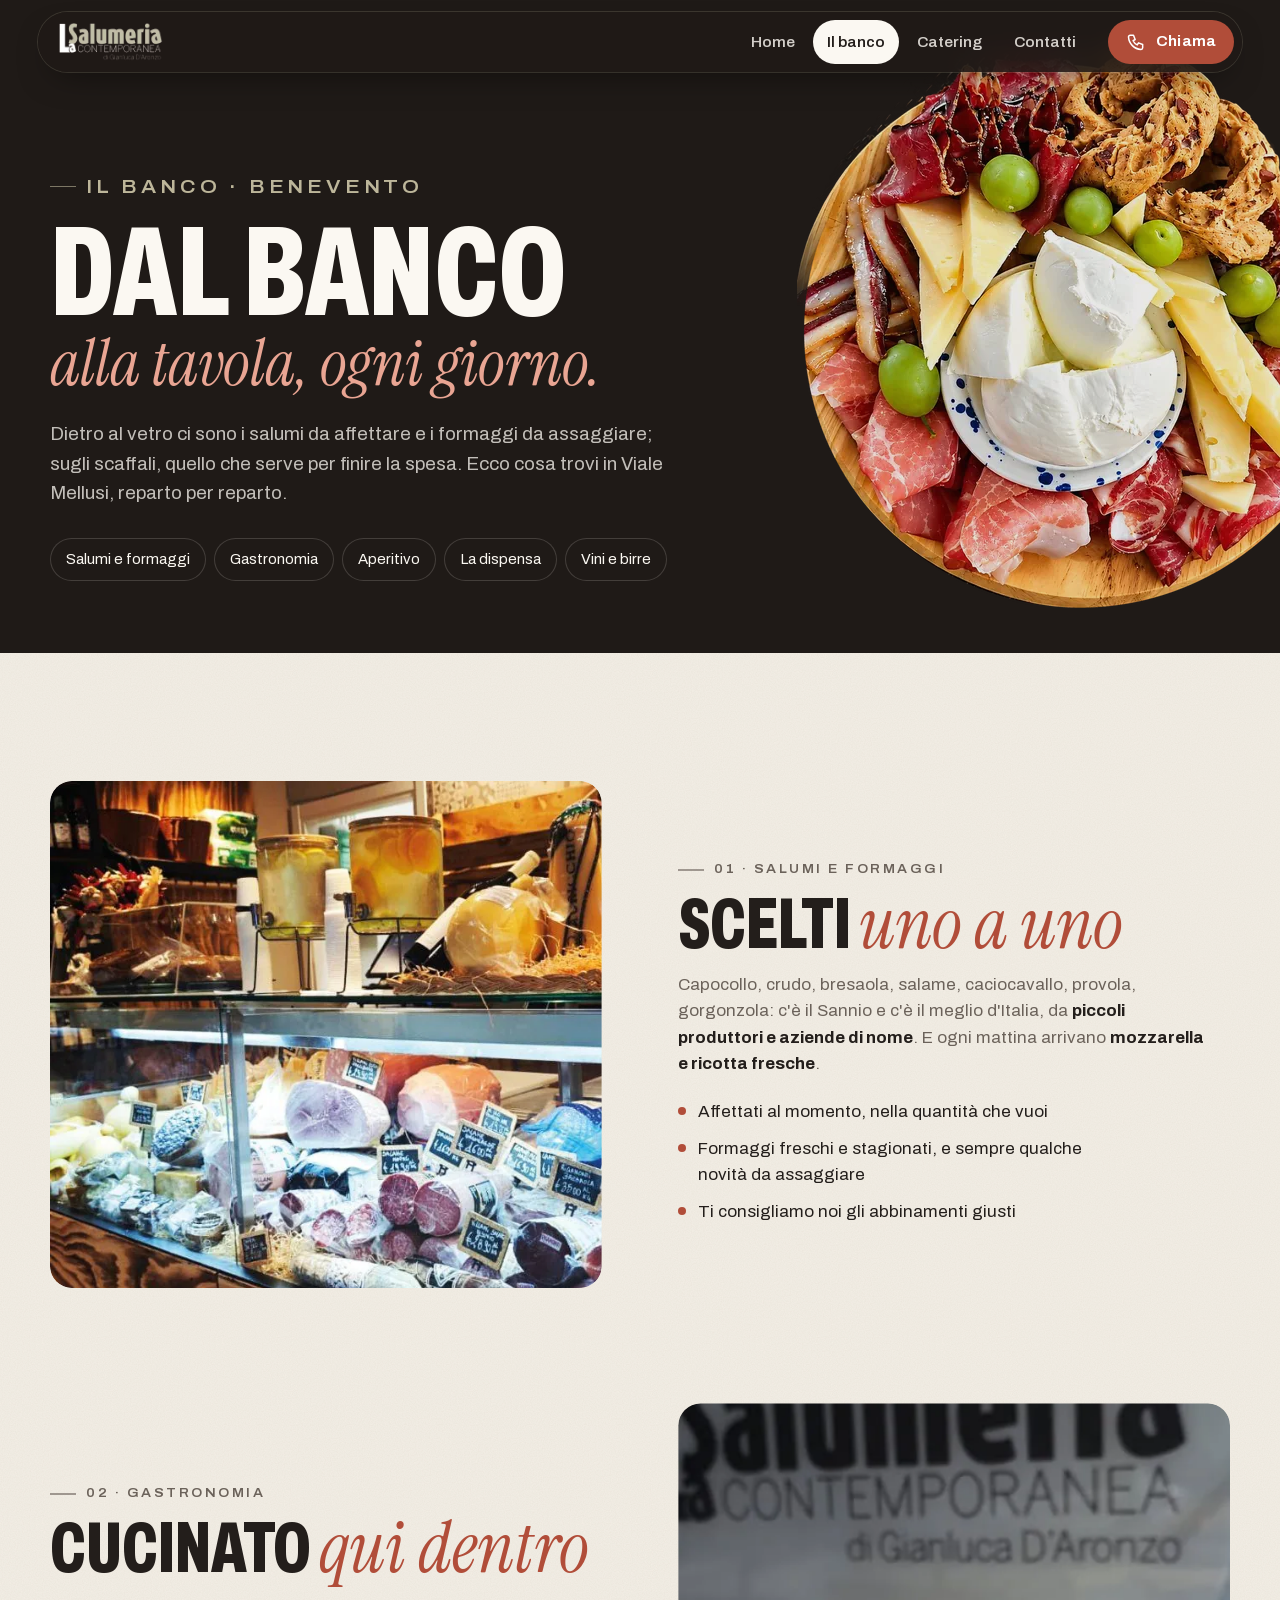
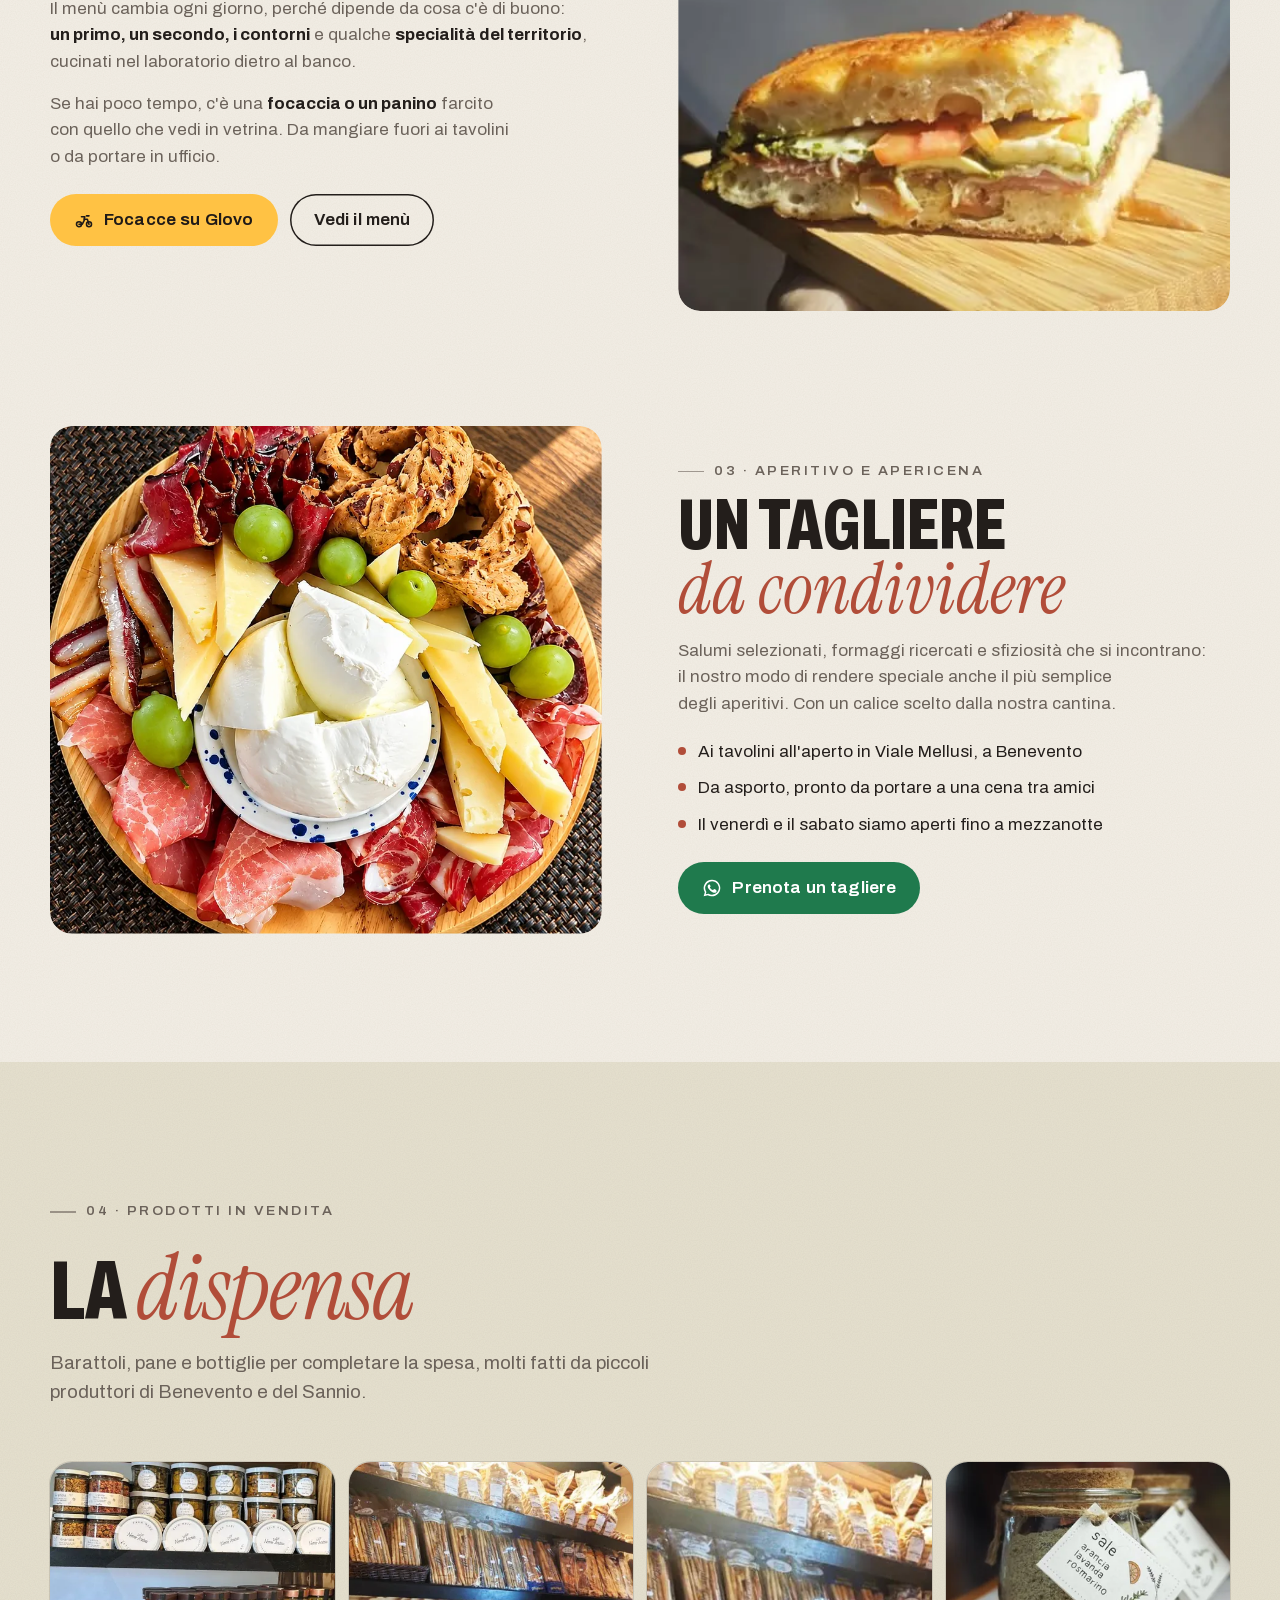
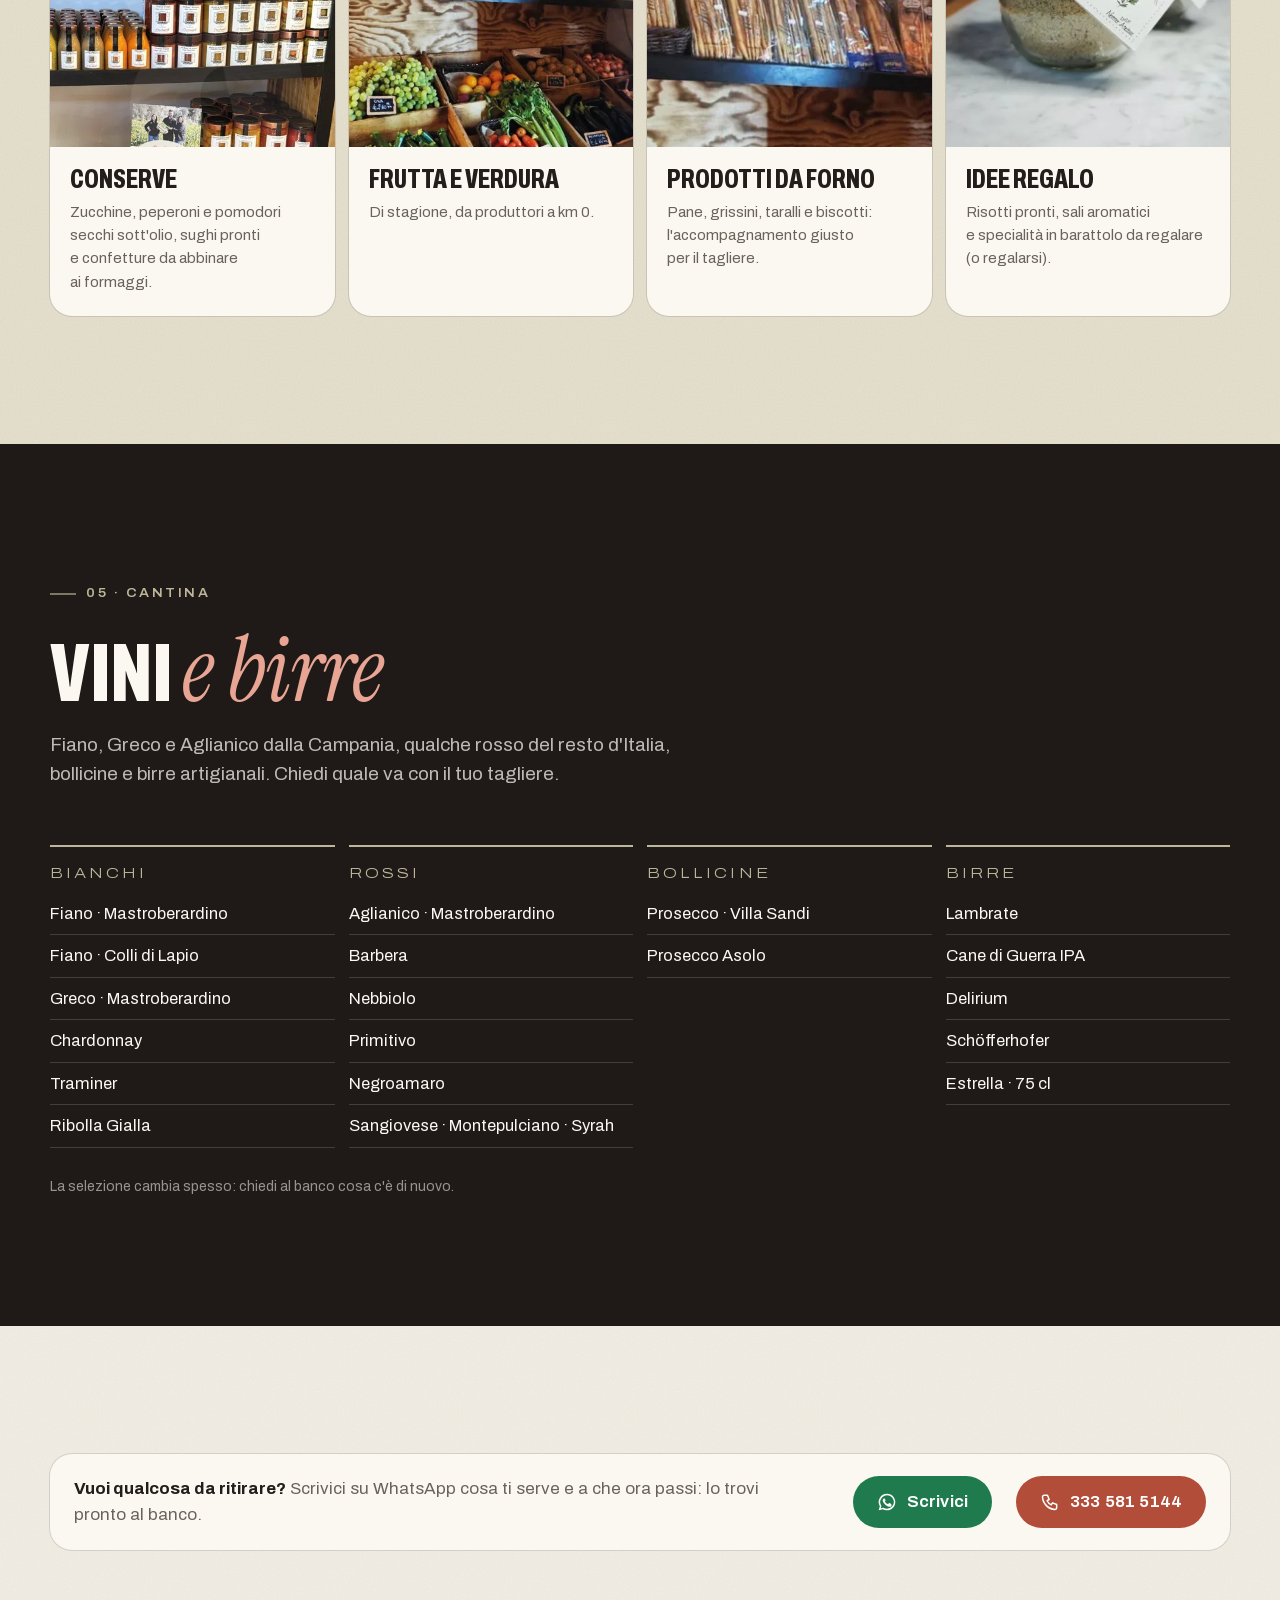
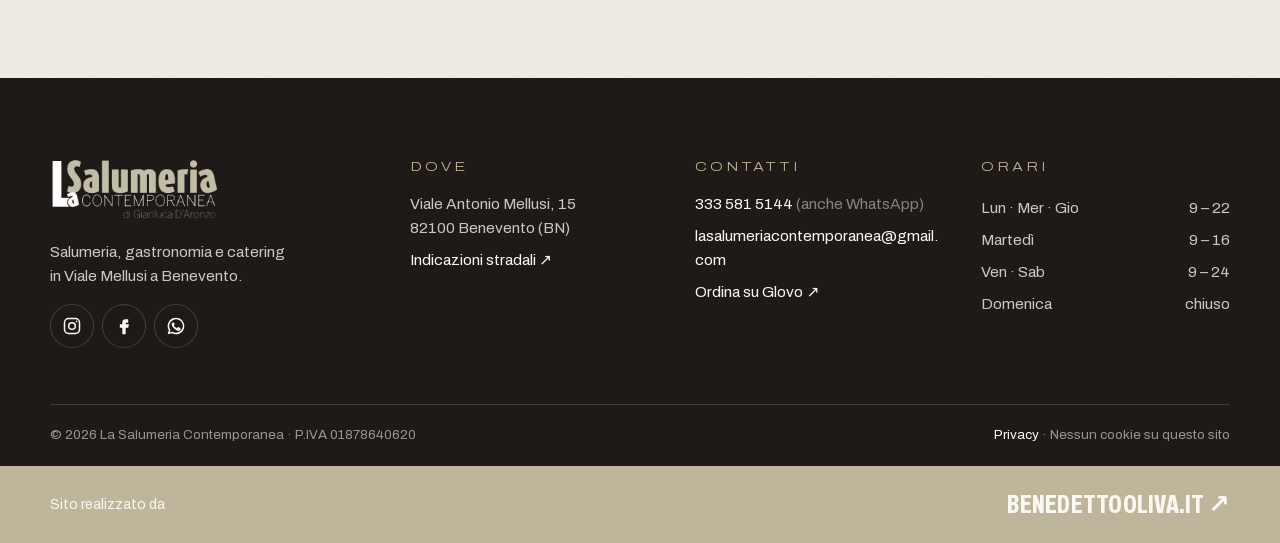
<file: banco.html>
<!doctype html> <html lang="it" class="no-js"> <head> <meta charset="utf-8"> <meta name="viewport" content="width=device-width,initial-scale=1,viewport-fit=cover"> <title>Il&nbsp;banco · Salumi, formaggi, gastronomia e&nbsp;focacce | La&nbsp;Salumeria Contemporanea Benevento</title> <meta name="description" content="Salumi e formaggi selezionati, mozzarella e ricotta di giornata, piatti del giorno dal nostro laboratorio, focacce farcite, conserve, frutta e verdura a km 0 e vini campani. Viale Mellusi 15, Benevento."> <meta name="robots" content="noindex, nofollow"> <meta name="theme-color" content="#1f1a17"> <meta property="og:type" content="website"> <meta property="og:locale" content="it_IT"> <meta property="og:site_name" content="La Salumeria Contemporanea"> <meta property="og:title" content="Il banco · Salumi, formaggi, gastronomia e focacce | La Salumeria Contemporanea Benevento"> <meta property="og:description" content="Salumi e formaggi selezionati, mozzarella e ricotta di giornata, piatti del giorno dal nostro laboratorio, focacce farcite, conserve, frutta e verdura a km 0 e vini campani. Viale Mellusi 15, Benevento."> <meta property="og:image" content="assets/tagliere-900.webp"> <link rel="icon" href="favicon.png" type="image/png"> <link rel="apple-touch-icon" href="apple-touch-icon.png"> <link rel="preload" href="assets/archivo.woff2" as="font" type="font/woff2" crossorigin> <link rel="preload" href="assets/instrument-italic.woff2" as="font" type="font/woff2" crossorigin> <link rel="preload" href="assets/caveat.woff2" as="font" type="font/woff2" crossorigin> <link rel="stylesheet" href="styles.css?v=1"> <script>document.documentElement.className="js"</script> </head> <body> <a class="salta" href="#contenuto">Vai al&nbsp;contenuto</a> <header class="testata"> <div class="testata-barra"> <a class="logo" href="index.html" aria-label="La Salumeria Contemporanea, torna alla home"><img src="assets/logo-chiaro.webp" width="464" height="176" alt="La Salumeria Contemporanea di Gianluca D'Aronzo"></a> <nav aria-label="Principale"><ul class="menu"><li><a href="index.html">Home</a></li><li><a href="banco.html" aria-current="page">Il&nbsp;banco</a></li><li><a href="catering.html">Catering</a></li><li><a href="contatti.html">Contatti</a></li></ul></nav> <a class="btn btn-prosciutto btn-chiama" href="tel:+393335815144"><svg viewBox="0 0 24 24" fill="none" stroke="currentColor" stroke-width="1.8" stroke-linecap="round" stroke-linejoin="round" aria-hidden="true"><path d="M5 4h4l2 5-2.5 1.5a11 11 0 0 0 5 5L15 13l5 2v4a2 2 0 0 1-2 2A16 16 0 0 1 3 6a2 2 0 0 1 2-2"/></svg>Chiama</a> <button class="apri-menu" type="button" aria-expanded="false" aria-controls="tendina"><i></i>Menù</button> </div> </header> <div class="tendina" id="tendina"> <a class="voce" href="index.html">Home<small>si&nbsp;comincia</small></a><a class="voce" href="banco.html">Il&nbsp;banco<small>salumi, formaggi,&nbsp;focacce</small></a><a class="voce" href="catering.html">Catering<small>feste e&nbsp;buffet</small></a><a class="voce" href="contatti.html">Contatti<small>orari&nbsp;e&nbsp;dove</small></a> <div class="azioni"> <p class="stato" data-stato>Viale Mellusi 15,&nbsp;Benevento</p> <a class="btn btn-prosciutto" href="tel:+393335815144"><svg viewBox="0 0 24 24" fill="none" stroke="currentColor" stroke-width="1.8" stroke-linecap="round" stroke-linejoin="round" aria-hidden="true"><path d="M5 4h4l2 5-2.5 1.5a11 11 0 0 0 5 5L15 13l5 2v4a2 2 0 0 1-2 2A16 16 0 0 1 3 6a2 2 0 0 1 2-2"/></svg>Chiama 333 581 5144</a> <a class="btn btn-whatsapp" href="https://wa.me/393335815144" target="_blank" rel="noopener"><svg viewBox="0 0 24 24" fill="currentColor" aria-hidden="true"><path d="M12 2a10 10 0 0 0-8.6 15.1L2 22l5-1.3A10 10 0 1 0 12 2Zm0 18.2a8.2 8.2 0 0 1-4.2-1.2l-.3-.2-3 .8.8-2.9-.2-.3A8.2 8.2 0 1 1 12 20.2Zm4.5-6.1c-.2-.1-1.5-.7-1.7-.8-.2-.1-.4-.1-.6.1l-.8 1c-.1.2-.3.2-.5.1a6.7 6.7 0 0 1-3.3-2.9c-.3-.4.2-.4.7-1.3.1-.2 0-.3 0-.4l-.8-1.8c-.2-.5-.4-.4-.6-.4h-.5a1 1 0 0 0-.7.3 3 3 0 0 0-.9 2.2 5.2 5.2 0 0 0 1.1 2.8 11.9 11.9 0 0 0 4.6 4c1.7.7 2.3.8 3.2.7.5-.1 1.5-.6 1.7-1.2.2-.6.2-1.1.2-1.2-.1-.1-.2-.2-.5-.3Z"/></svg>Scrivici su&nbsp;WhatsApp</a> </div> </div> <main id="contenuto"> <section class="testa-pagina"> <img class="sfondo" src="assets/tagliere-tondo-560.webp" width="560" height="564" alt=""> <div class="contenitore"> <p class="occhiello">Il&nbsp;banco ·&nbsp;Benevento</p> <h1><span class="stretto">Dal&nbsp;banco</span><span class="corsivo">alla&nbsp;tavola, ogni giorno.</span></h1> <p>Dietro al&nbsp;vetro ci&nbsp;sono i&nbsp;salumi da&nbsp;affettare e&nbsp;i&nbsp;formaggi da&nbsp;assaggiare; sugli scaffali, quello che serve per&nbsp;finire la&nbsp;spesa. Ecco cosa trovi in&nbsp;Viale Mellusi, reparto per&nbsp;reparto.</p> <nav class="indice" aria-label="In questa pagina"> <a href="#salumi-formaggi">Salumi e&nbsp;formaggi</a> <a href="#gastronomia">Gastronomia</a> <a href="#aperitivo">Aperitivo</a> <a href="#dispensa">La&nbsp;dispensa</a> <a href="#cantina">Vini e&nbsp;birre</a> </nav> </div> </section> <section class="sezione"> <div class="contenitore"> <div class="blocco" id="salumi-formaggi"> <div class="blocco-foto foto-svela"><img src="assets/banco-900.webp" srcset="assets/banco-480.webp 480w, assets/banco-900.webp 653w" sizes="(max-width: 900px) 92vw, 560px" width="653" height="630" alt="Banco frigo con prosciutti, salami, formaggi e cartellini dei prezzi" loading="lazy"></div> <div data-comparsa> <p class="occhiello">01 · Salumi e&nbsp;formaggi</p> <h2>Scelti <span class="corsivo">uno&nbsp;a&nbsp;uno</span></h2> <p>Capocollo, crudo, bresaola, salame, caciocavallo, provola, gorgonzola: c'è il&nbsp;Sannio e&nbsp;c'è il&nbsp;meglio d'Italia, da <b>piccoli produttori e&nbsp;aziende di&nbsp;nome</b>. E&nbsp;ogni mattina arrivano <b>mozzarella e&nbsp;ricotta fresche</b>.</p> <ul class="spunte"> <li>Affettati al&nbsp;momento, nella&nbsp;quantità che&nbsp;vuoi</li> <li>Formaggi freschi e&nbsp;stagionati, e&nbsp;sempre qualche novità da&nbsp;assaggiare</li> <li>Ti&nbsp;consigliamo noi gli&nbsp;abbinamenti&nbsp;giusti</li> </ul> </div> </div> <div class="blocco inverti" id="gastronomia"> <div class="blocco-foto foto-svela"><img src="assets/focaccia-2-900.webp" srcset="assets/focaccia-2-480.webp 480w, assets/focaccia-2-900.webp 515w" sizes="(max-width: 900px) 92vw, 560px" width="515" height="640" alt="Focaccia farcita con salumi e verdure su un tagliere" loading="lazy"></div> <div data-comparsa> <p class="occhiello">02 ·&nbsp;Gastronomia</p> <h2>Cucinato <span class="corsivo">qui dentro</span></h2> <p>Il&nbsp;menù cambia ogni giorno, perché dipende da&nbsp;cosa c'è di&nbsp;buono: <b>un&nbsp;primo, un&nbsp;secondo, i&nbsp;contorni</b> e&nbsp;qualche <b>specialità del&nbsp;territorio</b>, cucinati nel&nbsp;laboratorio dietro al&nbsp;banco.</p> <p>Se hai poco tempo, c'è una <b>focaccia o&nbsp;un&nbsp;panino</b> farcito con&nbsp;quello che vedi in&nbsp;vetrina. Da&nbsp;mangiare fuori ai&nbsp;tavolini o&nbsp;da&nbsp;portare in&nbsp;ufficio.</p> <div class="hero-azioni" style="margin-top:24px"> <a class="btn btn-glovo" href="https://glovoapp.com/it/it/benevento/stores/la-salumeria-contemporanea-bvt" target="_blank" rel="noopener"><svg viewBox="0 0 24 24" fill="none" stroke="currentColor" stroke-width="1.9" stroke-linecap="round" stroke-linejoin="round" aria-hidden="true"><circle cx="6" cy="17" r="3"/><circle cx="18" cy="17" r="3"/><path d="M6 17h4l3-6h3l2 6M9 8h4l-1 3M15 7h3"/></svg>Focacce su&nbsp;Glovo</a> <a class="btn btn-vuoto" href="index.html#focacce">Vedi il&nbsp;menù</a> </div> </div> </div> <div class="blocco" id="aperitivo"> <div class="blocco-foto foto-svela"><img src="assets/tagliere-900.webp" srcset="assets/tagliere-480.webp 480w, assets/tagliere-900.webp 900w" sizes="(max-width: 900px) 92vw, 560px" width="900" height="1115" alt="Tagliere con burrata, salumi, formaggi, uva e taralli" loading="lazy"></div> <div data-comparsa> <p class="occhiello">03 · Aperitivo e&nbsp;apericena</p> <h2>Un&nbsp;tagliere <span class="corsivo">da&nbsp;condividere</span></h2> <p>Salumi selezionati, formaggi ricercati e&nbsp;sfiziosità che si&nbsp;incontrano: il&nbsp;nostro modo di&nbsp;rendere speciale anche il&nbsp;più semplice degli&nbsp;aperitivi. Con&nbsp;un&nbsp;calice scelto dalla&nbsp;nostra&nbsp;cantina.</p> <ul class="spunte"> <li>Ai&nbsp;tavolini all'aperto in&nbsp;Viale Mellusi, a&nbsp;Benevento</li> <li>Da&nbsp;asporto, pronto da&nbsp;portare a&nbsp;una&nbsp;cena tra&nbsp;amici</li> <li>Il&nbsp;venerdì e&nbsp;il&nbsp;sabato siamo aperti fino a&nbsp;mezzanotte</li> </ul> <div class="hero-azioni" style="margin-top:24px"> <a class="btn btn-whatsapp" href="https://wa.me/393335815144?text=Ciao!%20Vorrei%20prenotare%20un%20tagliere%20per%20l'aperitivo" target="_blank" rel="noopener"><svg viewBox="0 0 24 24" fill="currentColor" aria-hidden="true"><path d="M12 2a10 10 0 0 0-8.6 15.1L2 22l5-1.3A10 10 0 1 0 12 2Zm0 18.2a8.2 8.2 0 0 1-4.2-1.2l-.3-.2-3 .8.8-2.9-.2-.3A8.2 8.2 0 1 1 12 20.2Zm4.5-6.1c-.2-.1-1.5-.7-1.7-.8-.2-.1-.4-.1-.6.1l-.8 1c-.1.2-.3.2-.5.1a6.7 6.7 0 0 1-3.3-2.9c-.3-.4.2-.4.7-1.3.1-.2 0-.3 0-.4l-.8-1.8c-.2-.5-.4-.4-.6-.4h-.5a1 1 0 0 0-.7.3 3 3 0 0 0-.9 2.2 5.2 5.2 0 0 0 1.1 2.8 11.9 11.9 0 0 0 4.6 4c1.7.7 2.3.8 3.2.7.5-.1 1.5-.6 1.7-1.2.2-.6.2-1.1.2-1.2-.1-.1-.2-.2-.5-.3Z"/></svg>Prenota un&nbsp;tagliere</a> </div> </div> </div> </div> </section> <section class="sezione salvia" id="dispensa" aria-labelledby="titolo-dispensa"> <div class="contenitore"> <div class="testa-sezione"> <div data-comparsa> <p class="occhiello">04 · Prodotti in&nbsp;vendita</p> <h2 class="titolo" id="titolo-dispensa">La <span class="corsivo">dispensa</span></h2> <p class="intro-testo">Barattoli, pane e&nbsp;bottiglie per&nbsp;completare la&nbsp;spesa, molti fatti da&nbsp;piccoli produttori di&nbsp;Benevento e&nbsp;del&nbsp;Sannio.</p> </div> </div> <div class="dispensa"> <article data-comparsa><div class="foto"><img src="assets/scaffale-480.webp" width="480" height="484" alt="Scaffali pieni di barattoli di conserve e sott'oli" loading="lazy"></div><div><h3>Conserve</h3><p>Zucchine, peperoni e&nbsp;pomodori secchi sott'olio, sughi pronti e&nbsp;confetture da&nbsp;abbinare ai&nbsp;formaggi.</p></div></article> <article data-comparsa style="--ritardo:.06s"><div class="foto"><img src="assets/frutta-verdura-480.webp" width="480" height="468" alt="Cassette di legno con uva, pomodori, zucchine e sedano" loading="lazy"></div><div><h3>Frutta e&nbsp;verdura</h3><p>Di&nbsp;stagione, da&nbsp;produttori a&nbsp;km&nbsp;0.</p></div></article> <article data-comparsa style="--ritardo:.12s"><div class="foto"><img src="assets/forno-480.webp" width="480" height="293" alt="Scaffali con grissini, taralli e prodotti da forno" loading="lazy"></div><div><h3>Prodotti da&nbsp;forno</h3><p>Pane, grissini, taralli e&nbsp;biscotti: l'accompagnamento giusto per&nbsp;il&nbsp;tagliere.</p></div></article> <article data-comparsa style="--ritardo:.18s"><div class="foto"><img src="assets/sale-aromatico-480.webp" width="480" height="408" alt="Sale aromatico in barattolo di vetro" loading="lazy"></div><div><h3>Idee regalo</h3><p>Risotti pronti, sali aromatici e&nbsp;specialità in&nbsp;barattolo da&nbsp;regalare (o&nbsp;regalarsi).</p></div></article> </div> </div> </section> <section class="sezione scuro" id="cantina" aria-labelledby="titolo-cantina"> <div class="contenitore"> <div class="testa-sezione"> <div data-comparsa> <p class="occhiello">05 ·&nbsp;Cantina</p> <h2 class="titolo" id="titolo-cantina">Vini <span class="corsivo">e&nbsp;birre</span></h2> <p class="intro-testo">Fiano, Greco e&nbsp;Aglianico dalla&nbsp;Campania, qualche rosso del&nbsp;resto d'Italia, bollicine e&nbsp;birre artigianali. Chiedi quale va con&nbsp;il&nbsp;tuo&nbsp;tagliere.</p> </div> </div> <div class="cantina" data-comparsa> <section><h3>Bianchi</h3><ul><li>Fiano · Mastroberardino</li><li>Fiano · Colli di&nbsp;Lapio</li><li>Greco · Mastroberardino</li><li>Chardonnay</li><li>Traminer</li><li>Ribolla&nbsp;Gialla</li></ul></section> <section><h3>Rossi</h3><ul><li>Aglianico · Mastroberardino</li><li>Barbera</li><li>Nebbiolo</li><li>Primitivo</li><li>Negroamaro</li><li>Sangiovese · Montepulciano ·&nbsp;Syrah</li></ul></section> <section><h3>Bollicine</h3><ul><li>Prosecco · Villa&nbsp;Sandi</li><li>Prosecco&nbsp;Asolo</li></ul></section> <section><h3>Birre</h3><ul><li>Lambrate</li><li>Cane di&nbsp;Guerra&nbsp;IPA</li><li>Delirium</li><li>Schöfferhofer</li><li>Estrella · 75&nbsp;cl</li></ul></section> </div> <p class="nota-piccola" style="color:rgba(251,248,242,.55);margin-top:28px">La&nbsp;selezione cambia spesso: chiedi al&nbsp;banco cosa c'è di&nbsp;nuovo.</p> </div> </section> <section class="sezione" aria-labelledby="titolo-cta-banco"> <div class="contenitore"> <div class="nota-menu" data-comparsa style="margin-top:0"> <p><b id="titolo-cta-banco">Vuoi qualcosa da&nbsp;ritirare?</b> Scrivici su&nbsp;WhatsApp cosa ti&nbsp;serve e&nbsp;a&nbsp;che ora passi: lo&nbsp;trovi pronto al&nbsp;banco.</p> <a class="btn btn-whatsapp" href="https://wa.me/393335815144" target="_blank" rel="noopener"><svg viewBox="0 0 24 24" fill="currentColor" aria-hidden="true"><path d="M12 2a10 10 0 0 0-8.6 15.1L2 22l5-1.3A10 10 0 1 0 12 2Zm0 18.2a8.2 8.2 0 0 1-4.2-1.2l-.3-.2-3 .8.8-2.9-.2-.3A8.2 8.2 0 1 1 12 20.2Zm4.5-6.1c-.2-.1-1.5-.7-1.7-.8-.2-.1-.4-.1-.6.1l-.8 1c-.1.2-.3.2-.5.1a6.7 6.7 0 0 1-3.3-2.9c-.3-.4.2-.4.7-1.3.1-.2 0-.3 0-.4l-.8-1.8c-.2-.5-.4-.4-.6-.4h-.5a1 1 0 0 0-.7.3 3 3 0 0 0-.9 2.2 5.2 5.2 0 0 0 1.1 2.8 11.9 11.9 0 0 0 4.6 4c1.7.7 2.3.8 3.2.7.5-.1 1.5-.6 1.7-1.2.2-.6.2-1.1.2-1.2-.1-.1-.2-.2-.5-.3Z"/></svg>Scrivici</a> <a class="btn btn-prosciutto" href="tel:+393335815144"><svg viewBox="0 0 24 24" fill="none" stroke="currentColor" stroke-width="1.8" stroke-linecap="round" stroke-linejoin="round" aria-hidden="true"><path d="M5 4h4l2 5-2.5 1.5a11 11 0 0 0 5 5L15 13l5 2v4a2 2 0 0 1-2 2A16 16 0 0 1 3 6a2 2 0 0 1 2-2"/></svg>333 581 5144</a> </div> </div> </section> </main> <footer class="piede"> <div class="contenitore piede-griglia"> <div> <a class="logo" href="index.html" aria-label="La Salumeria Contemporanea, home"><img src="assets/logo-chiaro.webp" width="464" height="176" alt="La Salumeria Contemporanea di Gianluca D'Aronzo" loading="lazy"></a> <p style="margin-top:18px;max-width:30ch">Salumeria, gastronomia e&nbsp;catering in&nbsp;Viale Mellusi a&nbsp;Benevento.</p> <div class="social"> <a href="https://www.instagram.com/la_salumeria_contemporanea/" target="_blank" rel="noopener" aria-label="Instagram"><svg viewBox="0 0 24 24" fill="none" stroke="currentColor" stroke-width="1.8" aria-hidden="true"><rect x="3" y="3" width="18" height="18" rx="5"/><circle cx="12" cy="12" r="4"/><circle cx="17.5" cy="6.5" r="1" fill="currentColor" stroke="none"/></svg></a> <a href="https://www.facebook.com/p/La-Salumeria-Contemporanea-61577723782748/" target="_blank" rel="noopener" aria-label="Facebook"><svg viewBox="0 0 24 24" fill="currentColor" aria-hidden="true"><path d="M14 8h3V4h-3a4 4 0 0 0-4 4v2H7v4h3v8h4v-8h3l1-4h-4V8.5c0-.3.2-.5.5-.5Z"/></svg></a> <a href="https://wa.me/393335815144" target="_blank" rel="noopener" aria-label="WhatsApp"><svg viewBox="0 0 24 24" fill="currentColor" aria-hidden="true"><path d="M12 2a10 10 0 0 0-8.6 15.1L2 22l5-1.3A10 10 0 1 0 12 2Zm0 18.2a8.2 8.2 0 0 1-4.2-1.2l-.3-.2-3 .8.8-2.9-.2-.3A8.2 8.2 0 1 1 12 20.2Zm4.5-6.1c-.2-.1-1.5-.7-1.7-.8-.2-.1-.4-.1-.6.1l-.8 1c-.1.2-.3.2-.5.1a6.7 6.7 0 0 1-3.3-2.9c-.3-.4.2-.4.7-1.3.1-.2 0-.3 0-.4l-.8-1.8c-.2-.5-.4-.4-.6-.4h-.5a1 1 0 0 0-.7.3 3 3 0 0 0-.9 2.2 5.2 5.2 0 0 0 1.1 2.8 11.9 11.9 0 0 0 4.6 4c1.7.7 2.3.8 3.2.7.5-.1 1.5-.6 1.7-1.2.2-.6.2-1.1.2-1.2-.1-.1-.2-.2-.5-.3Z"/></svg></a> </div> </div> <div> <h2>Dove</h2> <p>Viale Antonio Mellusi, 15<br>82100 Benevento&nbsp;(BN)</p> <p><a href="https://www.google.com/maps?cid=1117693368037025932" target="_blank" rel="noopener">Indicazioni stradali&nbsp;↗</a></p> </div> <div> <h2>Contatti</h2> <p><a href="tel:+393335815144">333 581 5144</a> <span style="opacity:.6">(anche&nbsp;WhatsApp)</span></p> <p><a href="mailto:lasalumeriacontemporanea@gmail.com">lasalumeriacontemporanea@gmail.com</a></p> <p><a href="https://glovoapp.com/it/it/benevento/stores/la-salumeria-contemporanea-bvt" target="_blank" rel="noopener">Ordina su&nbsp;Glovo&nbsp;↗</a></p> </div> <div> <h2>Orari</h2> <ul class="orari-brevi"> <li><span>Lun · Mer · Gio</span><span>9 –&nbsp;22</span></li> <li><span>Martedì</span><span>9 –&nbsp;16</span></li> <li><span>Ven · Sab</span><span>9 –&nbsp;24</span></li> <li><span>Domenica</span><span>chiuso</span></li> </ul> </div> </div> <div class="contenitore piede-fondo"> <span>© <span data-anno>2026</span> La&nbsp;Salumeria Contemporanea · P.IVA 01878640620</span> <span><a href="privacy.html">Privacy</a> · Nessun cookie su&nbsp;questo sito</span> </div> <a class="firma" href="https://benedettooliva.it" target="_blank" rel="noopener"> <span class="contenitore"><span>Sito realizzato da</span><b>benedettooliva.it ↗</b></span> </a> </footer> <nav class="barra-azioni" aria-label="Azioni rapide"> <a href="tel:+393335815144"><svg viewBox="0 0 24 24" fill="none" stroke="currentColor" stroke-width="1.8" stroke-linecap="round" stroke-linejoin="round" aria-hidden="true"><path d="M5 4h4l2 5-2.5 1.5a11 11 0 0 0 5 5L15 13l5 2v4a2 2 0 0 1-2 2A16 16 0 0 1 3 6a2 2 0 0 1 2-2"/></svg>Chiama</a> <a href="https://wa.me/393335815144" target="_blank" rel="noopener"><svg viewBox="0 0 24 24" fill="currentColor" aria-hidden="true"><path d="M12 2a10 10 0 0 0-8.6 15.1L2 22l5-1.3A10 10 0 1 0 12 2Zm0 18.2a8.2 8.2 0 0 1-4.2-1.2l-.3-.2-3 .8.8-2.9-.2-.3A8.2 8.2 0 1 1 12 20.2Zm4.5-6.1c-.2-.1-1.5-.7-1.7-.8-.2-.1-.4-.1-.6.1l-.8 1c-.1.2-.3.2-.5.1a6.7 6.7 0 0 1-3.3-2.9c-.3-.4.2-.4.7-1.3.1-.2 0-.3 0-.4l-.8-1.8c-.2-.5-.4-.4-.6-.4h-.5a1 1 0 0 0-.7.3 3 3 0 0 0-.9 2.2 5.2 5.2 0 0 0 1.1 2.8 11.9 11.9 0 0 0 4.6 4c1.7.7 2.3.8 3.2.7.5-.1 1.5-.6 1.7-1.2.2-.6.2-1.1.2-1.2-.1-.1-.2-.2-.5-.3Z"/></svg>WhatsApp</a> <a class="glovo" href="https://glovoapp.com/it/it/benevento/stores/la-salumeria-contemporanea-bvt" target="_blank" rel="noopener"><svg viewBox="0 0 24 24" fill="none" stroke="currentColor" stroke-width="1.9" stroke-linecap="round" stroke-linejoin="round" aria-hidden="true"><circle cx="6" cy="17" r="3"/><circle cx="18" cy="17" r="3"/><path d="M6 17h4l3-6h3l2 6M9 8h4l-1 3M15 7h3"/></svg>Glovo</a> </nav> <script src="sito.js?v=1" defer="defer"></script> </body> </html>
</file>
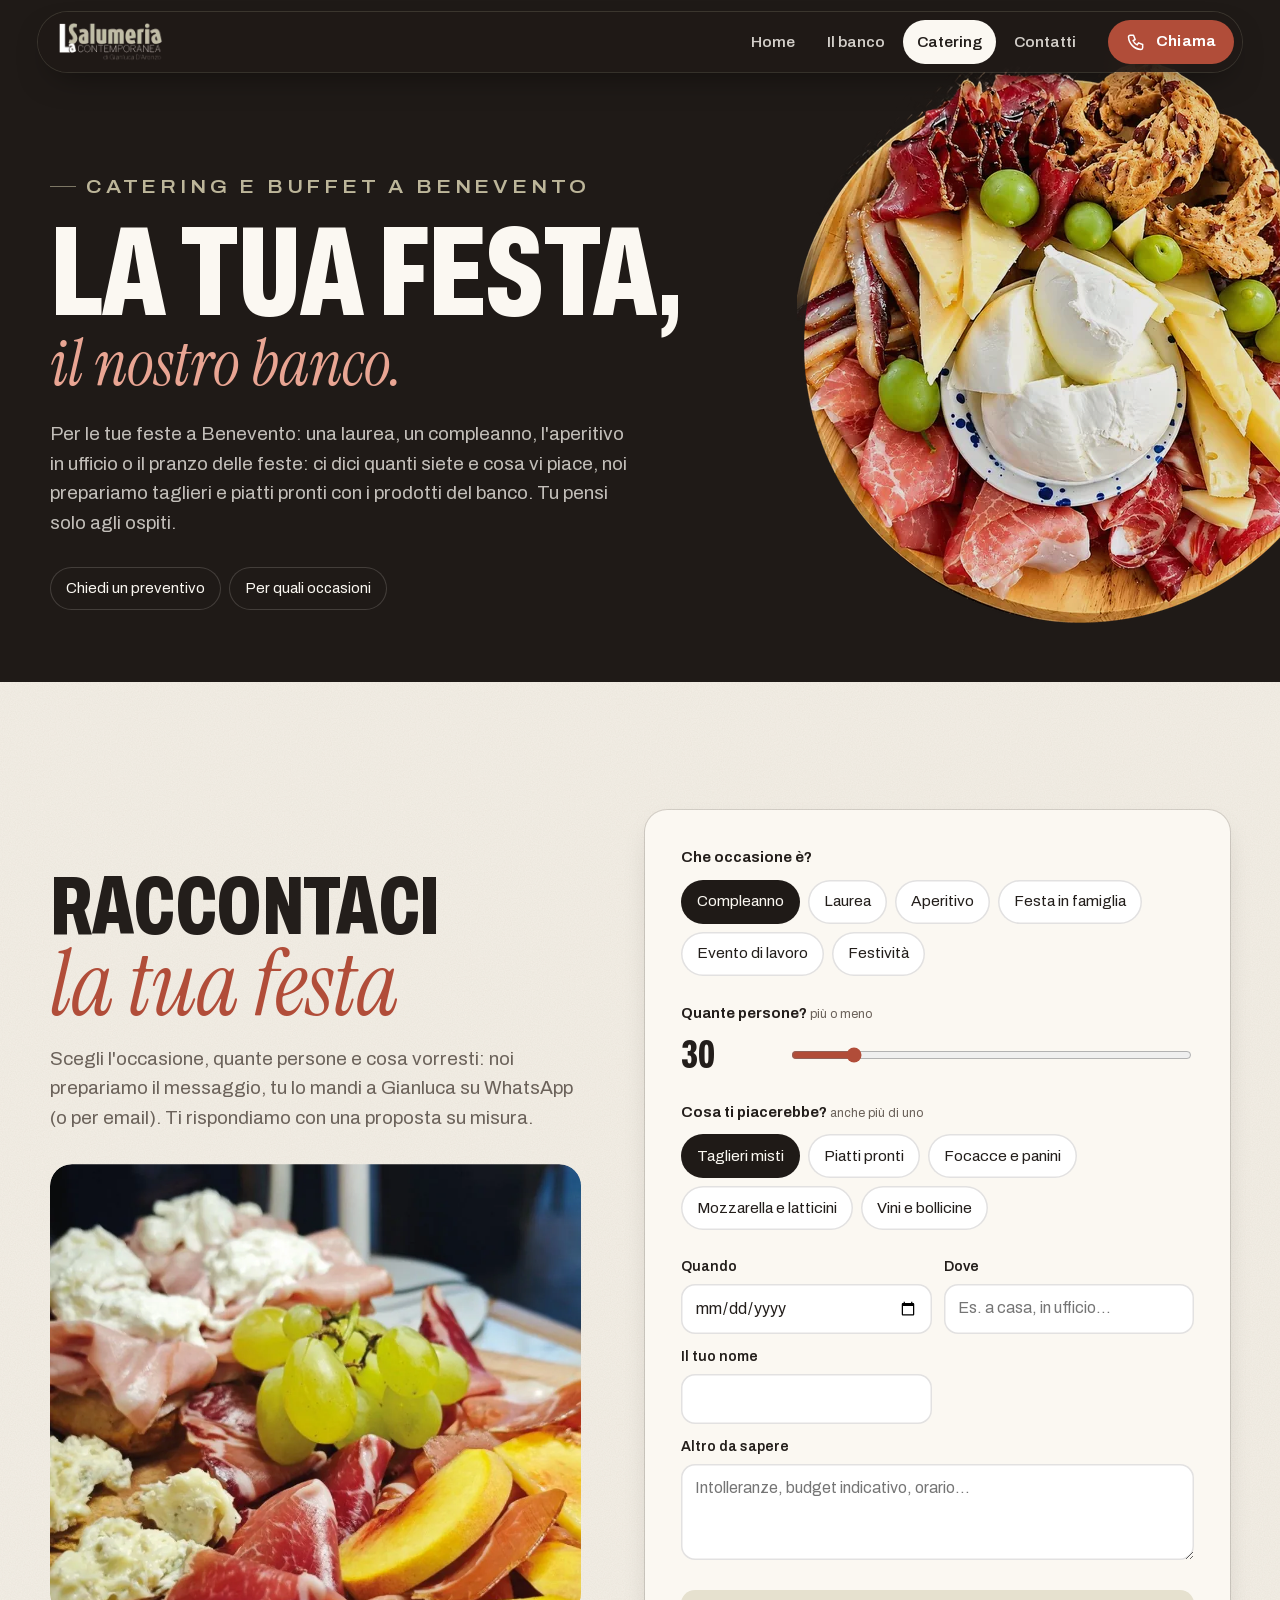
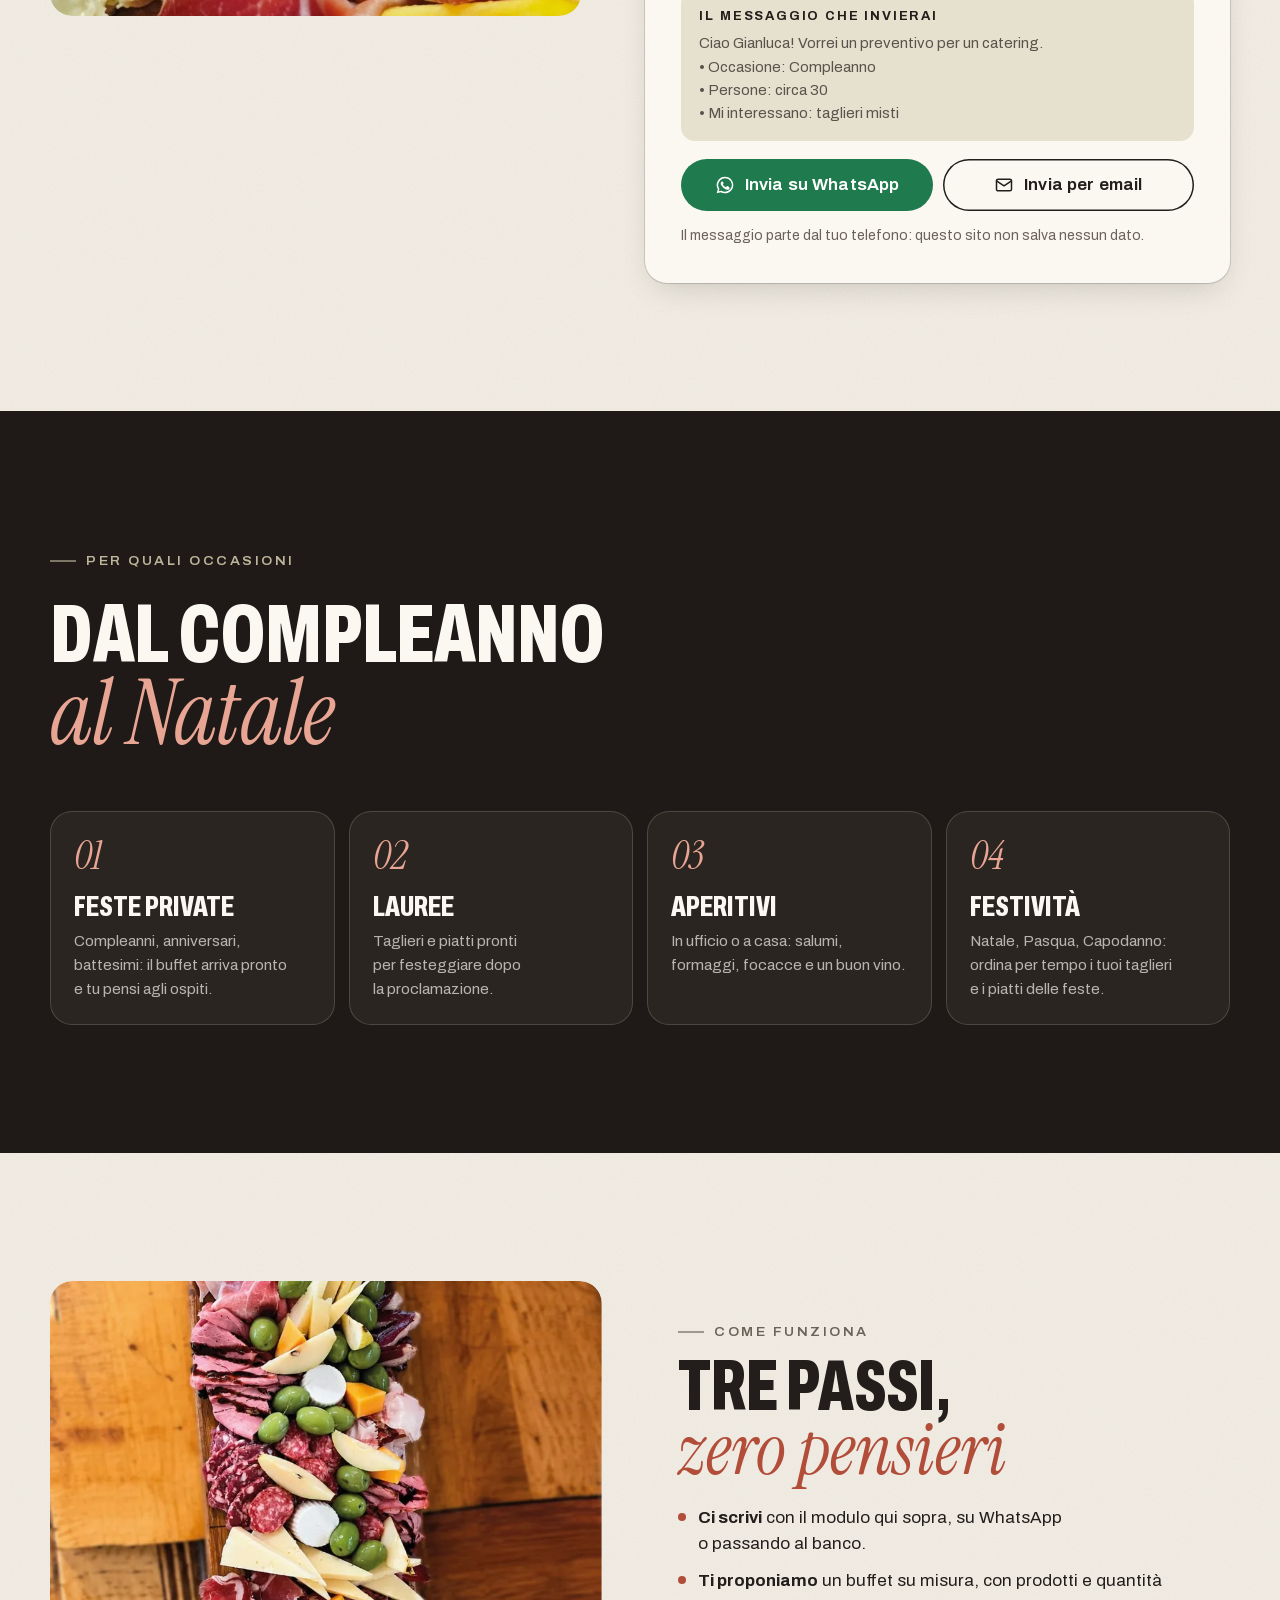
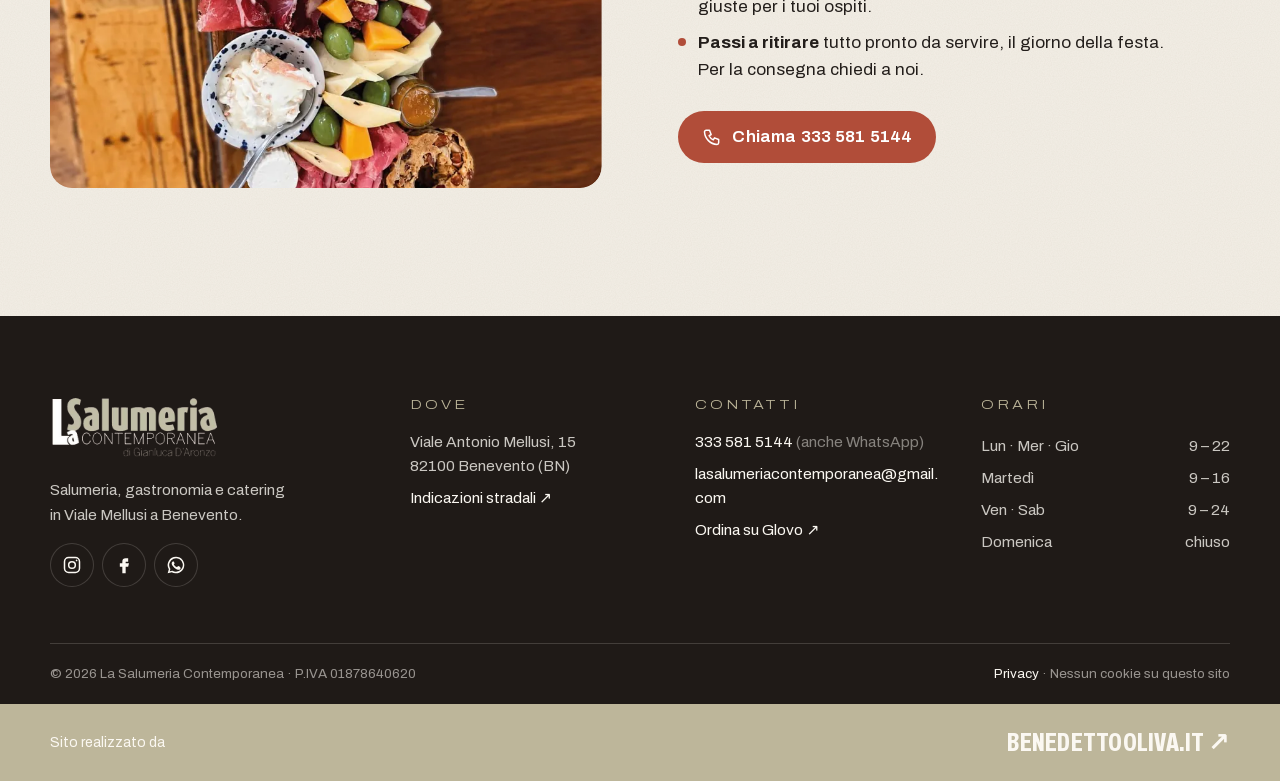
<file: catering.html>
<!doctype html> <html lang="it" class="no-js"> <head> <meta charset="utf-8"> <meta name="viewport" content="width=device-width,initial-scale=1,viewport-fit=cover"> <title>Catering e&nbsp;buffet a&nbsp;Benevento · La&nbsp;Salumeria Contemporanea</title> <meta name="description" content="Buffet personalizzati per feste private, lauree, compleanni, aperitivi e festività: taglieri misti, piatti pronti, focacce e vini. Chiedi un preventivo su WhatsApp in un minuto."> <meta name="robots" content="noindex, nofollow"> <meta name="theme-color" content="#1f1a17"> <meta property="og:type" content="website"> <meta property="og:locale" content="it_IT"> <meta property="og:site_name" content="La Salumeria Contemporanea"> <meta property="og:title" content="Catering e buffet a Benevento · La Salumeria Contemporanea"> <meta property="og:description" content="Buffet personalizzati per feste private, lauree, compleanni, aperitivi e festività: taglieri misti, piatti pronti, focacce e vini. Chiedi un preventivo su WhatsApp in un minuto."> <meta property="og:image" content="assets/tagliere-900.webp"> <link rel="icon" href="favicon.png" type="image/png"> <link rel="apple-touch-icon" href="apple-touch-icon.png"> <link rel="preload" href="assets/archivo.woff2" as="font" type="font/woff2" crossorigin> <link rel="preload" href="assets/instrument-italic.woff2" as="font" type="font/woff2" crossorigin> <link rel="preload" href="assets/caveat.woff2" as="font" type="font/woff2" crossorigin> <link rel="stylesheet" href="styles.css?v=1"> <script>document.documentElement.className="js"</script> </head> <body> <a class="salta" href="#contenuto">Vai al&nbsp;contenuto</a> <header class="testata"> <div class="testata-barra"> <a class="logo" href="index.html" aria-label="La Salumeria Contemporanea, torna alla home"><img src="assets/logo-chiaro.webp" width="464" height="176" alt="La Salumeria Contemporanea di Gianluca D'Aronzo"></a> <nav aria-label="Principale"><ul class="menu"><li><a href="index.html">Home</a></li><li><a href="banco.html">Il&nbsp;banco</a></li><li><a href="catering.html" aria-current="page">Catering</a></li><li><a href="contatti.html">Contatti</a></li></ul></nav> <a class="btn btn-prosciutto btn-chiama" href="tel:+393335815144"><svg viewBox="0 0 24 24" fill="none" stroke="currentColor" stroke-width="1.8" stroke-linecap="round" stroke-linejoin="round" aria-hidden="true"><path d="M5 4h4l2 5-2.5 1.5a11 11 0 0 0 5 5L15 13l5 2v4a2 2 0 0 1-2 2A16 16 0 0 1 3 6a2 2 0 0 1 2-2"/></svg>Chiama</a> <button class="apri-menu" type="button" aria-expanded="false" aria-controls="tendina"><i></i>Menù</button> </div> </header> <div class="tendina" id="tendina"> <a class="voce" href="index.html">Home<small>si&nbsp;comincia</small></a><a class="voce" href="banco.html">Il&nbsp;banco<small>salumi, formaggi,&nbsp;focacce</small></a><a class="voce" href="catering.html">Catering<small>feste e&nbsp;buffet</small></a><a class="voce" href="contatti.html">Contatti<small>orari&nbsp;e&nbsp;dove</small></a> <div class="azioni"> <p class="stato" data-stato>Viale Mellusi 15,&nbsp;Benevento</p> <a class="btn btn-prosciutto" href="tel:+393335815144"><svg viewBox="0 0 24 24" fill="none" stroke="currentColor" stroke-width="1.8" stroke-linecap="round" stroke-linejoin="round" aria-hidden="true"><path d="M5 4h4l2 5-2.5 1.5a11 11 0 0 0 5 5L15 13l5 2v4a2 2 0 0 1-2 2A16 16 0 0 1 3 6a2 2 0 0 1 2-2"/></svg>Chiama 333 581 5144</a> <a class="btn btn-whatsapp" href="https://wa.me/393335815144" target="_blank" rel="noopener"><svg viewBox="0 0 24 24" fill="currentColor" aria-hidden="true"><path d="M12 2a10 10 0 0 0-8.6 15.1L2 22l5-1.3A10 10 0 1 0 12 2Zm0 18.2a8.2 8.2 0 0 1-4.2-1.2l-.3-.2-3 .8.8-2.9-.2-.3A8.2 8.2 0 1 1 12 20.2Zm4.5-6.1c-.2-.1-1.5-.7-1.7-.8-.2-.1-.4-.1-.6.1l-.8 1c-.1.2-.3.2-.5.1a6.7 6.7 0 0 1-3.3-2.9c-.3-.4.2-.4.7-1.3.1-.2 0-.3 0-.4l-.8-1.8c-.2-.5-.4-.4-.6-.4h-.5a1 1 0 0 0-.7.3 3 3 0 0 0-.9 2.2 5.2 5.2 0 0 0 1.1 2.8 11.9 11.9 0 0 0 4.6 4c1.7.7 2.3.8 3.2.7.5-.1 1.5-.6 1.7-1.2.2-.6.2-1.1.2-1.2-.1-.1-.2-.2-.5-.3Z"/></svg>Scrivici su&nbsp;WhatsApp</a> </div> </div> <main id="contenuto"> <section class="testa-pagina"> <img class="sfondo" src="assets/tagliere-tondo-560.webp" width="560" height="564" alt=""> <div class="contenitore"> <p class="occhiello">Catering e&nbsp;buffet a&nbsp;Benevento</p> <h1><span class="stretto">La&nbsp;tua festa,</span><span class="corsivo">il&nbsp;nostro banco.</span></h1> <p>Per&nbsp;le&nbsp;tue feste a&nbsp;Benevento: una&nbsp;laurea, un&nbsp;compleanno, l'aperitivo in&nbsp;ufficio o&nbsp;il&nbsp;pranzo delle&nbsp;feste: ci&nbsp;dici quanti siete e&nbsp;cosa vi piace, noi prepariamo taglieri e&nbsp;piatti pronti con&nbsp;i&nbsp;prodotti del&nbsp;banco. Tu pensi solo agli&nbsp;ospiti.</p> <nav class="indice" aria-label="In questa pagina"> <a href="#preventivo-sezione">Chiedi un&nbsp;preventivo</a> <a href="#occasioni">Per&nbsp;quali occasioni</a> </nav> </div> </section> <section class="sezione" id="preventivo-sezione" aria-labelledby="titolo-preventivo"> <div class="contenitore preventivo"> <div> <p class="occhiello" data-comparsa>Preventivo in&nbsp;un&nbsp;minuto</p> <h2 class="titolo" id="titolo-preventivo" data-comparsa>Raccontaci <span class="corsivo">la&nbsp;tua festa</span></h2> <p class="intro-testo" data-comparsa>Scegli l'occasione, quante persone e&nbsp;cosa vorresti: noi prepariamo il&nbsp;messaggio, tu lo&nbsp;mandi a&nbsp;Gianluca su&nbsp;WhatsApp (o&nbsp;per&nbsp;email). Ti&nbsp;rispondiamo con&nbsp;una&nbsp;proposta su&nbsp;misura.</p> <div class="blocco-foto foto-svela" style="margin-top:32px;aspect-ratio:4/3.4"><img src="assets/tagliere-pesche-900.webp" srcset="assets/tagliere-pesche-480.webp 480w, assets/tagliere-pesche-900.webp 897w" sizes="(max-width: 900px) 92vw, 520px" width="897" height="840" alt="Tagliere con prosciutto crudo, gorgonzola, pesche e uva" loading="lazy"></div> </div> <form class="modulo" id="preventivo" data-comparsa> <fieldset> <legend>Che occasione è?</legend> <div class="scelte"> <label><input type="radio" name="occasione" value="Compleanno" checked="checked"><span>Compleanno</span></label> <label><input type="radio" name="occasione" value="Laurea"><span>Laurea</span></label> <label><input type="radio" name="occasione" value="Aperitivo"><span>Aperitivo</span></label> <label><input type="radio" name="occasione" value="Festa in famiglia"><span>Festa in&nbsp;famiglia</span></label> <label><input type="radio" name="occasione" value="Evento di lavoro"><span>Evento di&nbsp;lavoro</span></label> <label><input type="radio" name="occasione" value="Festività"><span>Festività</span></label> </div> </fieldset> <fieldset> <legend>Quante persone? <small>più&nbsp;o&nbsp;meno</small></legend> <div class="persone"> <output id="persone-n" for="persone">30</output> <input type="range" id="persone" name="persone" min="10" max="150" step="5" value="30" aria-label="Numero di persone"> </div> </fieldset> <fieldset> <legend>Cosa ti&nbsp;piacerebbe? <small>anche più&nbsp;di&nbsp;uno</small></legend> <div class="scelte"> <label><input type="checkbox" name="cosa" value="Taglieri misti" checked="checked"><span>Taglieri misti</span></label> <label><input type="checkbox" name="cosa" value="Piatti pronti"><span>Piatti pronti</span></label> <label><input type="checkbox" name="cosa" value="Focacce e panini"><span>Focacce e&nbsp;panini</span></label> <label><input type="checkbox" name="cosa" value="Mozzarella e latticini"><span>Mozzarella e&nbsp;latticini</span></label> <label><input type="checkbox" name="cosa" value="Vini e bollicine"><span>Vini e&nbsp;bollicine</span></label> </div> </fieldset> <div class="campi"> <div class="campo"><label for="data">Quando</label><input type="date" id="data" name="data"></div> <div class="campo"><label for="dove">Dove</label><input type="text" id="dove" name="dove" placeholder="Es. a casa, in ufficio…" autocomplete="off"></div> <div class="campo"><label for="nome">Il&nbsp;tuo nome</label><input type="text" id="nome" name="nome" autocomplete="given-name"></div> <div class="campo" style="grid-column:1/-1"><label for="note">Altro da&nbsp;sapere</label><textarea id="note" name="note" placeholder="Intolleranze, budget indicativo, orario…"></textarea></div> </div> <div class="anteprima" aria-live="polite"><b>Il&nbsp;messaggio che invierai</b><span></span></div> <div class="azioni"> <button class="btn btn-whatsapp" type="submit" value="wa"><svg viewBox="0 0 24 24" fill="currentColor" aria-hidden="true"><path d="M12 2a10 10 0 0 0-8.6 15.1L2 22l5-1.3A10 10 0 1 0 12 2Zm0 18.2a8.2 8.2 0 0 1-4.2-1.2l-.3-.2-3 .8.8-2.9-.2-.3A8.2 8.2 0 1 1 12 20.2Zm4.5-6.1c-.2-.1-1.5-.7-1.7-.8-.2-.1-.4-.1-.6.1l-.8 1c-.1.2-.3.2-.5.1a6.7 6.7 0 0 1-3.3-2.9c-.3-.4.2-.4.7-1.3.1-.2 0-.3 0-.4l-.8-1.8c-.2-.5-.4-.4-.6-.4h-.5a1 1 0 0 0-.7.3 3 3 0 0 0-.9 2.2 5.2 5.2 0 0 0 1.1 2.8 11.9 11.9 0 0 0 4.6 4c1.7.7 2.3.8 3.2.7.5-.1 1.5-.6 1.7-1.2.2-.6.2-1.1.2-1.2-.1-.1-.2-.2-.5-.3Z"/></svg>Invia su&nbsp;WhatsApp</button> <button class="btn btn-vuoto" type="submit" value="mail"><svg viewBox="0 0 24 24" fill="none" stroke="currentColor" stroke-width="1.8" stroke-linecap="round" stroke-linejoin="round" aria-hidden="true"><rect x="3" y="5" width="18" height="14" rx="2"/><path d="m3 7 9 6 9-6"/></svg>Invia per&nbsp;email</button> </div> <p class="nota-piccola">Il&nbsp;messaggio parte dal&nbsp;tuo telefono: questo sito non&nbsp;salva nessun&nbsp;dato.</p> </form> </div> </section> <section class="sezione scuro" id="occasioni" aria-labelledby="titolo-occasioni"> <div class="contenitore"> <div class="testa-sezione"> <div data-comparsa> <p class="occhiello">Per&nbsp;quali&nbsp;occasioni</p> <h2 class="titolo" id="titolo-occasioni">Dal&nbsp;compleanno <span class="corsivo">al&nbsp;Natale</span></h2> </div> </div> <div class="occasioni"> <article data-comparsa><span class="num">01</span><h3>Feste private</h3><p>Compleanni, anniversari, battesimi: il&nbsp;buffet arriva pronto e&nbsp;tu pensi agli&nbsp;ospiti.</p></article> <article data-comparsa style="--ritardo:.06s"><span class="num">02</span><h3>Lauree</h3><p>Taglieri e&nbsp;piatti pronti per&nbsp;festeggiare dopo la&nbsp;proclamazione.</p></article> <article data-comparsa style="--ritardo:.12s"><span class="num">03</span><h3>Aperitivi</h3><p>In&nbsp;ufficio o&nbsp;a&nbsp;casa: salumi, formaggi, focacce e&nbsp;un&nbsp;buon&nbsp;vino.</p></article> <article data-comparsa style="--ritardo:.18s"><span class="num">04</span><h3>Festività</h3><p>Natale, Pasqua, Capodanno: ordina per&nbsp;tempo i&nbsp;tuoi taglieri e&nbsp;i&nbsp;piatti delle&nbsp;feste.</p></article> </div> </div> </section> <section class="sezione" aria-labelledby="titolo-come"> <div class="contenitore"> <div class="blocco"> <div class="blocco-foto foto-svela"><img src="assets/tagliere-lungo-900.webp" srcset="assets/tagliere-lungo-480.webp 480w, assets/tagliere-lungo-900.webp 886w" sizes="(max-width: 900px) 92vw, 560px" width="886" height="981" alt="Tagliere lungo con salumi, formaggi, olive e taralli" loading="lazy"></div> <div data-comparsa> <p class="occhiello">Come&nbsp;funziona</p> <h2 id="titolo-come">Tre passi, <span class="corsivo">zero pensieri</span></h2> <ul class="spunte"> <li><span><b>Ci&nbsp;scrivi</b> con&nbsp;il&nbsp;modulo qui sopra, su&nbsp;WhatsApp o&nbsp;passando al&nbsp;banco.</span></li> <li><span><b>Ti&nbsp;proponiamo</b> un&nbsp;buffet su&nbsp;misura, con&nbsp;prodotti e&nbsp;quantità giuste per&nbsp;i&nbsp;tuoi&nbsp;ospiti.</span></li> <li><span><b>Passi a&nbsp;ritirare</b> tutto pronto da&nbsp;servire, il&nbsp;giorno della&nbsp;festa. Per&nbsp;la&nbsp;consegna chiedi&nbsp;a&nbsp;noi.</span></li> </ul> <div class="hero-azioni" style="margin-top:28px"> <a class="btn btn-prosciutto" href="tel:+393335815144"><svg viewBox="0 0 24 24" fill="none" stroke="currentColor" stroke-width="1.8" stroke-linecap="round" stroke-linejoin="round" aria-hidden="true"><path d="M5 4h4l2 5-2.5 1.5a11 11 0 0 0 5 5L15 13l5 2v4a2 2 0 0 1-2 2A16 16 0 0 1 3 6a2 2 0 0 1 2-2"/></svg>Chiama 333 581 5144</a> </div> </div> </div> </div> </section> </main> <footer class="piede"> <div class="contenitore piede-griglia"> <div> <a class="logo" href="index.html" aria-label="La Salumeria Contemporanea, home"><img src="assets/logo-chiaro.webp" width="464" height="176" alt="La Salumeria Contemporanea di Gianluca D'Aronzo" loading="lazy"></a> <p style="margin-top:18px;max-width:30ch">Salumeria, gastronomia e&nbsp;catering in&nbsp;Viale Mellusi a&nbsp;Benevento.</p> <div class="social"> <a href="https://www.instagram.com/la_salumeria_contemporanea/" target="_blank" rel="noopener" aria-label="Instagram"><svg viewBox="0 0 24 24" fill="none" stroke="currentColor" stroke-width="1.8" aria-hidden="true"><rect x="3" y="3" width="18" height="18" rx="5"/><circle cx="12" cy="12" r="4"/><circle cx="17.5" cy="6.5" r="1" fill="currentColor" stroke="none"/></svg></a> <a href="https://www.facebook.com/p/La-Salumeria-Contemporanea-61577723782748/" target="_blank" rel="noopener" aria-label="Facebook"><svg viewBox="0 0 24 24" fill="currentColor" aria-hidden="true"><path d="M14 8h3V4h-3a4 4 0 0 0-4 4v2H7v4h3v8h4v-8h3l1-4h-4V8.5c0-.3.2-.5.5-.5Z"/></svg></a> <a href="https://wa.me/393335815144" target="_blank" rel="noopener" aria-label="WhatsApp"><svg viewBox="0 0 24 24" fill="currentColor" aria-hidden="true"><path d="M12 2a10 10 0 0 0-8.6 15.1L2 22l5-1.3A10 10 0 1 0 12 2Zm0 18.2a8.2 8.2 0 0 1-4.2-1.2l-.3-.2-3 .8.8-2.9-.2-.3A8.2 8.2 0 1 1 12 20.2Zm4.5-6.1c-.2-.1-1.5-.7-1.7-.8-.2-.1-.4-.1-.6.1l-.8 1c-.1.2-.3.2-.5.1a6.7 6.7 0 0 1-3.3-2.9c-.3-.4.2-.4.7-1.3.1-.2 0-.3 0-.4l-.8-1.8c-.2-.5-.4-.4-.6-.4h-.5a1 1 0 0 0-.7.3 3 3 0 0 0-.9 2.2 5.2 5.2 0 0 0 1.1 2.8 11.9 11.9 0 0 0 4.6 4c1.7.7 2.3.8 3.2.7.5-.1 1.5-.6 1.7-1.2.2-.6.2-1.1.2-1.2-.1-.1-.2-.2-.5-.3Z"/></svg></a> </div> </div> <div> <h2>Dove</h2> <p>Viale Antonio Mellusi, 15<br>82100 Benevento&nbsp;(BN)</p> <p><a href="https://www.google.com/maps?cid=1117693368037025932" target="_blank" rel="noopener">Indicazioni stradali&nbsp;↗</a></p> </div> <div> <h2>Contatti</h2> <p><a href="tel:+393335815144">333 581 5144</a> <span style="opacity:.6">(anche&nbsp;WhatsApp)</span></p> <p><a href="mailto:lasalumeriacontemporanea@gmail.com">lasalumeriacontemporanea@gmail.com</a></p> <p><a href="https://glovoapp.com/it/it/benevento/stores/la-salumeria-contemporanea-bvt" target="_blank" rel="noopener">Ordina su&nbsp;Glovo&nbsp;↗</a></p> </div> <div> <h2>Orari</h2> <ul class="orari-brevi"> <li><span>Lun · Mer · Gio</span><span>9 –&nbsp;22</span></li> <li><span>Martedì</span><span>9 –&nbsp;16</span></li> <li><span>Ven · Sab</span><span>9 –&nbsp;24</span></li> <li><span>Domenica</span><span>chiuso</span></li> </ul> </div> </div> <div class="contenitore piede-fondo"> <span>© <span data-anno>2026</span> La&nbsp;Salumeria Contemporanea · P.IVA 01878640620</span> <span><a href="privacy.html">Privacy</a> · Nessun cookie su&nbsp;questo sito</span> </div> <a class="firma" href="https://benedettooliva.it" target="_blank" rel="noopener"> <span class="contenitore"><span>Sito realizzato da</span><b>benedettooliva.it ↗</b></span> </a> </footer> <nav class="barra-azioni" aria-label="Azioni rapide"> <a href="tel:+393335815144"><svg viewBox="0 0 24 24" fill="none" stroke="currentColor" stroke-width="1.8" stroke-linecap="round" stroke-linejoin="round" aria-hidden="true"><path d="M5 4h4l2 5-2.5 1.5a11 11 0 0 0 5 5L15 13l5 2v4a2 2 0 0 1-2 2A16 16 0 0 1 3 6a2 2 0 0 1 2-2"/></svg>Chiama</a> <a href="https://wa.me/393335815144" target="_blank" rel="noopener"><svg viewBox="0 0 24 24" fill="currentColor" aria-hidden="true"><path d="M12 2a10 10 0 0 0-8.6 15.1L2 22l5-1.3A10 10 0 1 0 12 2Zm0 18.2a8.2 8.2 0 0 1-4.2-1.2l-.3-.2-3 .8.8-2.9-.2-.3A8.2 8.2 0 1 1 12 20.2Zm4.5-6.1c-.2-.1-1.5-.7-1.7-.8-.2-.1-.4-.1-.6.1l-.8 1c-.1.2-.3.2-.5.1a6.7 6.7 0 0 1-3.3-2.9c-.3-.4.2-.4.7-1.3.1-.2 0-.3 0-.4l-.8-1.8c-.2-.5-.4-.4-.6-.4h-.5a1 1 0 0 0-.7.3 3 3 0 0 0-.9 2.2 5.2 5.2 0 0 0 1.1 2.8 11.9 11.9 0 0 0 4.6 4c1.7.7 2.3.8 3.2.7.5-.1 1.5-.6 1.7-1.2.2-.6.2-1.1.2-1.2-.1-.1-.2-.2-.5-.3Z"/></svg>WhatsApp</a> <a class="glovo" href="https://glovoapp.com/it/it/benevento/stores/la-salumeria-contemporanea-bvt" target="_blank" rel="noopener"><svg viewBox="0 0 24 24" fill="none" stroke="currentColor" stroke-width="1.9" stroke-linecap="round" stroke-linejoin="round" aria-hidden="true"><circle cx="6" cy="17" r="3"/><circle cx="18" cy="17" r="3"/><path d="M6 17h4l3-6h3l2 6M9 8h4l-1 3M15 7h3"/></svg>Glovo</a> </nav> <script src="sito.js?v=1" defer="defer"></script> </body> </html>
</file>
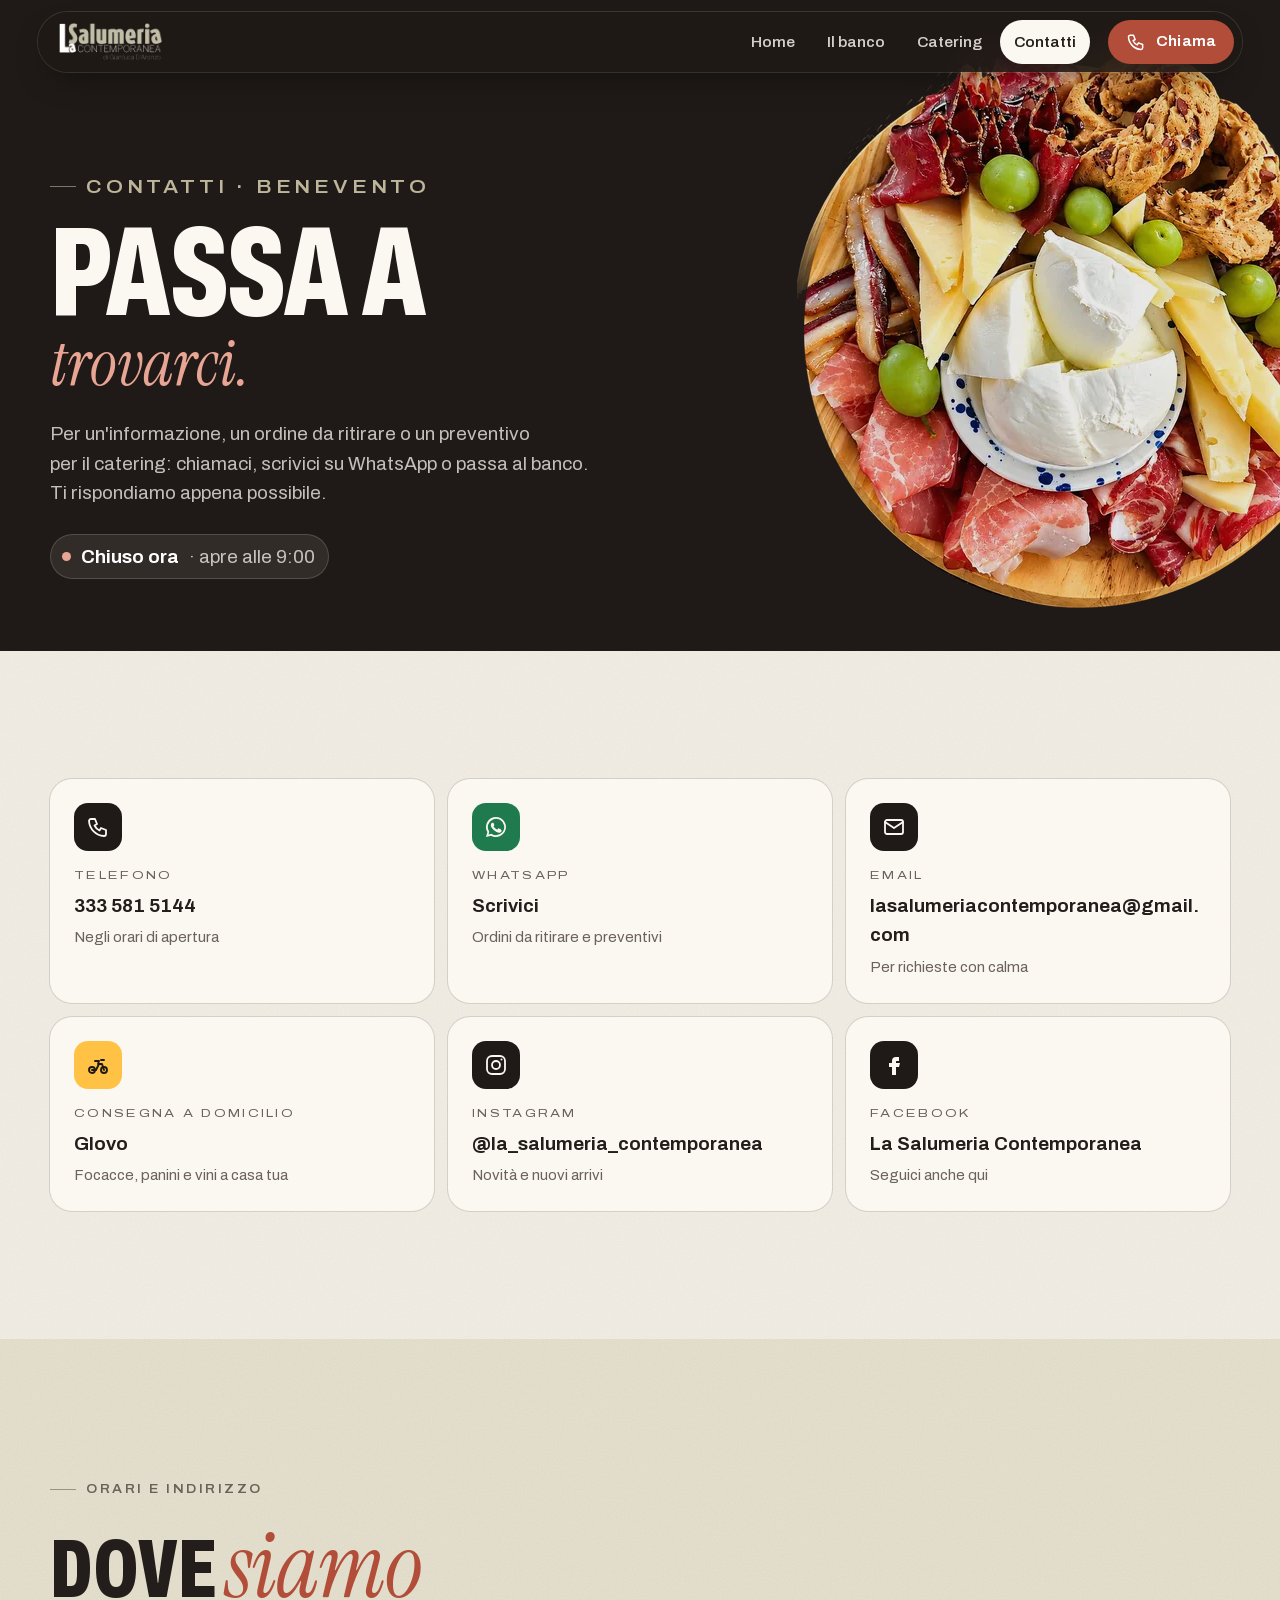
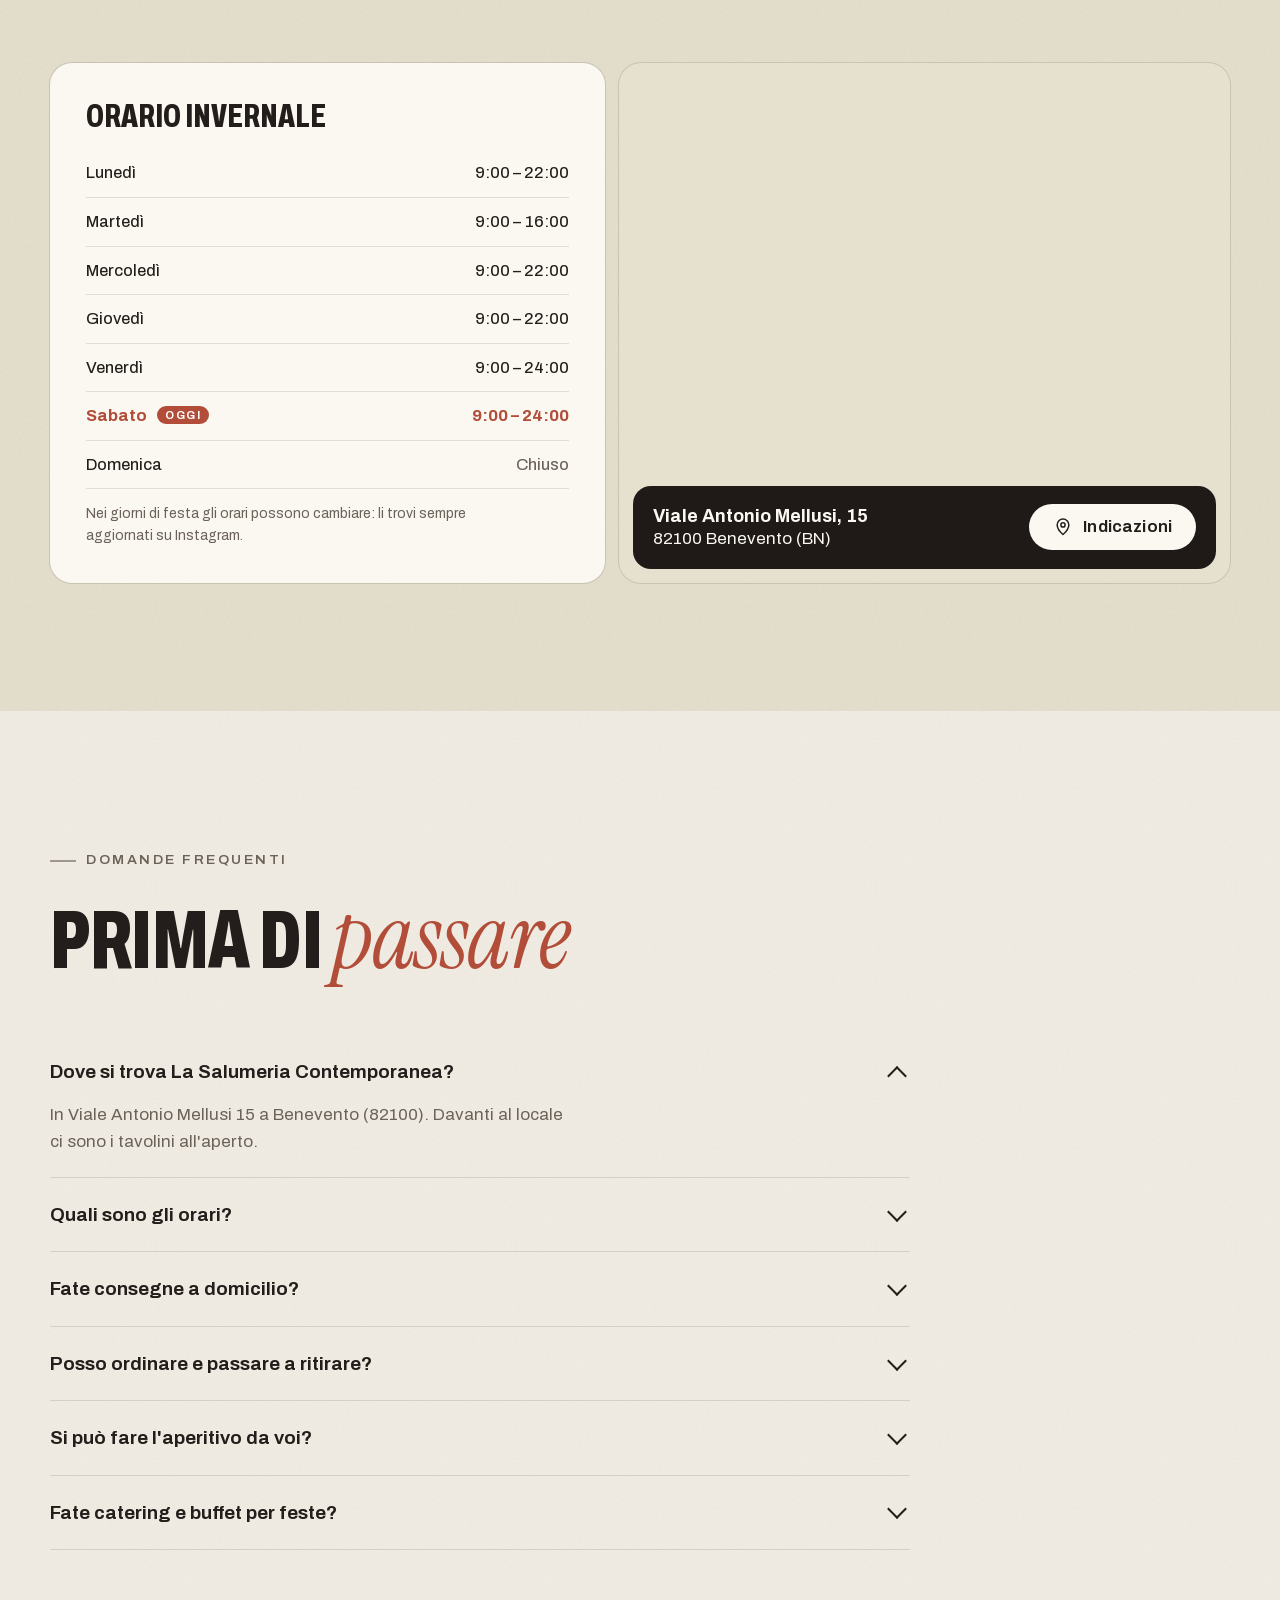
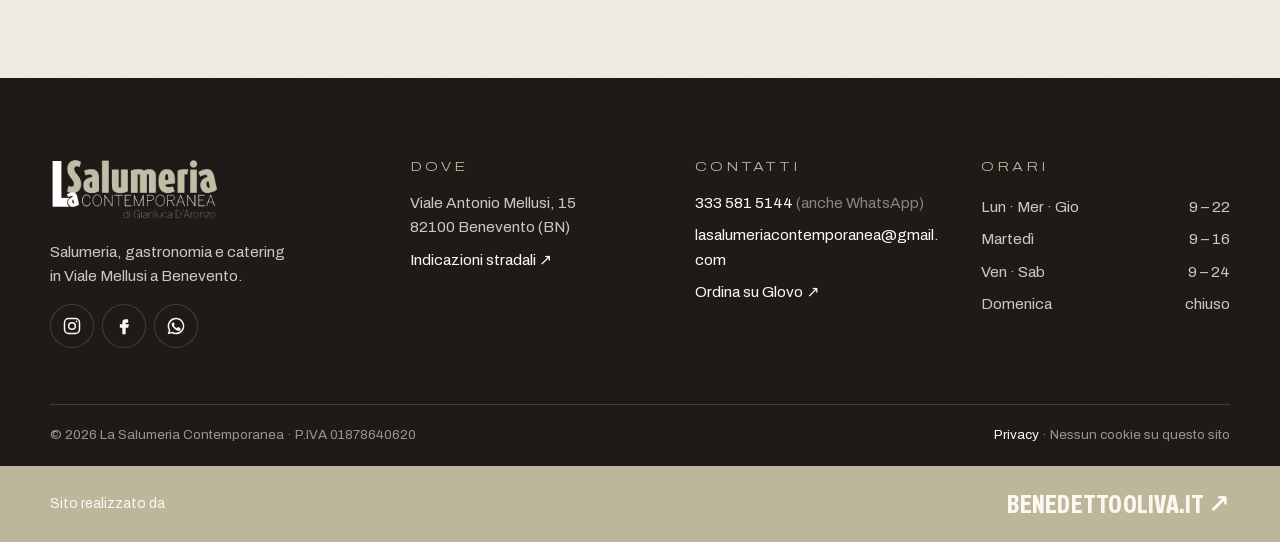
<file: contatti.html>
<!doctype html> <html lang="it" class="no-js"> <head> <meta charset="utf-8"> <meta name="viewport" content="width=device-width,initial-scale=1,viewport-fit=cover"> <title>Contatti, orari e&nbsp;indirizzo · La&nbsp;Salumeria Contemporanea, Viale Mellusi 15 Benevento</title> <meta name="description" content="La Salumeria Contemporanea è in Viale Antonio Mellusi 15 a Benevento. Telefono e WhatsApp 333 581 5144. Aperti dal lunedì al sabato, domenica chiuso. Orari, indicazioni e domande frequenti."> <meta name="robots" content="noindex, nofollow"> <meta name="theme-color" content="#1f1a17"> <meta property="og:type" content="website"> <meta property="og:locale" content="it_IT"> <meta property="og:site_name" content="La Salumeria Contemporanea"> <meta property="og:title" content="Contatti, orari e indirizzo · La Salumeria Contemporanea, Viale Mellusi 15 Benevento"> <meta property="og:description" content="La Salumeria Contemporanea è in Viale Antonio Mellusi 15 a Benevento. Telefono e WhatsApp 333 581 5144. Aperti dal lunedì al sabato, domenica chiuso. Orari, indicazioni e domande frequenti."> <meta property="og:image" content="assets/tagliere-900.webp"> <link rel="icon" href="favicon.png" type="image/png"> <link rel="apple-touch-icon" href="apple-touch-icon.png"> <link rel="preload" href="assets/archivo.woff2" as="font" type="font/woff2" crossorigin> <link rel="preload" href="assets/instrument-italic.woff2" as="font" type="font/woff2" crossorigin> <link rel="preload" href="assets/caveat.woff2" as="font" type="font/woff2" crossorigin> <link rel="stylesheet" href="styles.css?v=1"> <script>document.documentElement.className="js"</script> </head> <body> <a class="salta" href="#contenuto">Vai al&nbsp;contenuto</a> <header class="testata"> <div class="testata-barra"> <a class="logo" href="index.html" aria-label="La Salumeria Contemporanea, torna alla home"><img src="assets/logo-chiaro.webp" width="464" height="176" alt="La Salumeria Contemporanea di Gianluca D'Aronzo"></a> <nav aria-label="Principale"><ul class="menu"><li><a href="index.html">Home</a></li><li><a href="banco.html">Il&nbsp;banco</a></li><li><a href="catering.html">Catering</a></li><li><a href="contatti.html" aria-current="page">Contatti</a></li></ul></nav> <a class="btn btn-prosciutto btn-chiama" href="tel:+393335815144"><svg viewBox="0 0 24 24" fill="none" stroke="currentColor" stroke-width="1.8" stroke-linecap="round" stroke-linejoin="round" aria-hidden="true"><path d="M5 4h4l2 5-2.5 1.5a11 11 0 0 0 5 5L15 13l5 2v4a2 2 0 0 1-2 2A16 16 0 0 1 3 6a2 2 0 0 1 2-2"/></svg>Chiama</a> <button class="apri-menu" type="button" aria-expanded="false" aria-controls="tendina"><i></i>Menù</button> </div> </header> <div class="tendina" id="tendina"> <a class="voce" href="index.html">Home<small>si&nbsp;comincia</small></a><a class="voce" href="banco.html">Il&nbsp;banco<small>salumi, formaggi,&nbsp;focacce</small></a><a class="voce" href="catering.html">Catering<small>feste e&nbsp;buffet</small></a><a class="voce" href="contatti.html">Contatti<small>orari&nbsp;e&nbsp;dove</small></a> <div class="azioni"> <p class="stato" data-stato>Viale Mellusi 15,&nbsp;Benevento</p> <a class="btn btn-prosciutto" href="tel:+393335815144"><svg viewBox="0 0 24 24" fill="none" stroke="currentColor" stroke-width="1.8" stroke-linecap="round" stroke-linejoin="round" aria-hidden="true"><path d="M5 4h4l2 5-2.5 1.5a11 11 0 0 0 5 5L15 13l5 2v4a2 2 0 0 1-2 2A16 16 0 0 1 3 6a2 2 0 0 1 2-2"/></svg>Chiama 333 581 5144</a> <a class="btn btn-whatsapp" href="https://wa.me/393335815144" target="_blank" rel="noopener"><svg viewBox="0 0 24 24" fill="currentColor" aria-hidden="true"><path d="M12 2a10 10 0 0 0-8.6 15.1L2 22l5-1.3A10 10 0 1 0 12 2Zm0 18.2a8.2 8.2 0 0 1-4.2-1.2l-.3-.2-3 .8.8-2.9-.2-.3A8.2 8.2 0 1 1 12 20.2Zm4.5-6.1c-.2-.1-1.5-.7-1.7-.8-.2-.1-.4-.1-.6.1l-.8 1c-.1.2-.3.2-.5.1a6.7 6.7 0 0 1-3.3-2.9c-.3-.4.2-.4.7-1.3.1-.2 0-.3 0-.4l-.8-1.8c-.2-.5-.4-.4-.6-.4h-.5a1 1 0 0 0-.7.3 3 3 0 0 0-.9 2.2 5.2 5.2 0 0 0 1.1 2.8 11.9 11.9 0 0 0 4.6 4c1.7.7 2.3.8 3.2.7.5-.1 1.5-.6 1.7-1.2.2-.6.2-1.1.2-1.2-.1-.1-.2-.2-.5-.3Z"/></svg>Scrivici su&nbsp;WhatsApp</a> </div> </div> <main id="contenuto"> <section class="testa-pagina"> <img class="sfondo" src="assets/tagliere-tondo-560.webp" width="560" height="564" alt=""> <div class="contenitore"> <p class="occhiello">Contatti ·&nbsp;Benevento</p> <h1><span class="stretto">Passa a</span><span class="corsivo">trovarci.</span></h1> <p>Per&nbsp;un'informazione, un&nbsp;ordine da&nbsp;ritirare o&nbsp;un&nbsp;preventivo per&nbsp;il&nbsp;catering: chiamaci, scrivici su&nbsp;WhatsApp o&nbsp;passa al&nbsp;banco. Ti&nbsp;rispondiamo appena&nbsp;possibile.</p> <p class="stato" data-stato style="margin-top:26px">Viale Mellusi 15,&nbsp;Benevento</p> </div> </section> <section class="sezione" aria-labelledby="titolo-canali"> <div class="contenitore"> <h2 class="sr" id="titolo-canali">Come contattarci</h2> <div class="canali"> <a class="canale" href="tel:+393335815144" data-comparsa><span class="ico"><svg viewBox="0 0 24 24" fill="none" stroke="currentColor" stroke-width="1.8" stroke-linecap="round" stroke-linejoin="round" aria-hidden="true"><path d="M5 4h4l2 5-2.5 1.5a11 11 0 0 0 5 5L15 13l5 2v4a2 2 0 0 1-2 2A16 16 0 0 1 3 6a2 2 0 0 1 2-2"/></svg></span><small>Telefono</small><b>333 581 5144</b><span>Negli orari di&nbsp;apertura</span></a> <a class="canale" href="https://wa.me/393335815144" target="_blank" rel="noopener" data-comparsa style="--ritardo:.05s"><span class="ico" style="background:#1f7a4d"><svg viewBox="0 0 24 24" fill="currentColor" aria-hidden="true"><path d="M12 2a10 10 0 0 0-8.6 15.1L2 22l5-1.3A10 10 0 1 0 12 2Zm0 18.2a8.2 8.2 0 0 1-4.2-1.2l-.3-.2-3 .8.8-2.9-.2-.3A8.2 8.2 0 1 1 12 20.2Zm4.5-6.1c-.2-.1-1.5-.7-1.7-.8-.2-.1-.4-.1-.6.1l-.8 1c-.1.2-.3.2-.5.1a6.7 6.7 0 0 1-3.3-2.9c-.3-.4.2-.4.7-1.3.1-.2 0-.3 0-.4l-.8-1.8c-.2-.5-.4-.4-.6-.4h-.5a1 1 0 0 0-.7.3 3 3 0 0 0-.9 2.2 5.2 5.2 0 0 0 1.1 2.8 11.9 11.9 0 0 0 4.6 4c1.7.7 2.3.8 3.2.7.5-.1 1.5-.6 1.7-1.2.2-.6.2-1.1.2-1.2-.1-.1-.2-.2-.5-.3Z"/></svg></span><small>WhatsApp</small><b>Scrivici</b><span>Ordini da&nbsp;ritirare e&nbsp;preventivi</span></a> <a class="canale" href="mailto:lasalumeriacontemporanea@gmail.com" data-comparsa style="--ritardo:.1s"><span class="ico"><svg viewBox="0 0 24 24" fill="none" stroke="currentColor" stroke-width="1.8" stroke-linecap="round" stroke-linejoin="round" aria-hidden="true"><rect x="3" y="5" width="18" height="14" rx="2"/><path d="m3 7 9 6 9-6"/></svg></span><small>Email</small><b>lasalumeriacontemporanea@gmail.com</b><span>Per&nbsp;richieste con&nbsp;calma</span></a> <a class="canale" href="https://glovoapp.com/it/it/benevento/stores/la-salumeria-contemporanea-bvt" target="_blank" rel="noopener" data-comparsa><span class="ico" style="background:#ffc244;color:#1f1a17"><svg viewBox="0 0 24 24" fill="none" stroke="currentColor" stroke-width="1.9" stroke-linecap="round" stroke-linejoin="round" aria-hidden="true"><circle cx="6" cy="17" r="3"/><circle cx="18" cy="17" r="3"/><path d="M6 17h4l3-6h3l2 6M9 8h4l-1 3M15 7h3"/></svg></span><small>Consegna a&nbsp;domicilio</small><b>Glovo</b><span>Focacce, panini e&nbsp;vini a&nbsp;casa tua</span></a> <a class="canale" href="https://www.instagram.com/la_salumeria_contemporanea/" target="_blank" rel="noopener" data-comparsa style="--ritardo:.05s"><span class="ico"><svg viewBox="0 0 24 24" fill="none" stroke="currentColor" stroke-width="1.8" aria-hidden="true"><rect x="3" y="3" width="18" height="18" rx="5"/><circle cx="12" cy="12" r="4"/><circle cx="17.5" cy="6.5" r="1" fill="currentColor" stroke="none"/></svg></span><small>Instagram</small><b>@la_salumeria_contemporanea</b><span>Novità e&nbsp;nuovi arrivi</span></a> <a class="canale" href="https://www.facebook.com/p/La-Salumeria-Contemporanea-61577723782748/" target="_blank" rel="noopener" data-comparsa style="--ritardo:.1s"><span class="ico"><svg viewBox="0 0 24 24" fill="currentColor" aria-hidden="true"><path d="M14 8h3V4h-3a4 4 0 0 0-4 4v2H7v4h3v8h4v-8h3l1-4h-4V8.5c0-.3.2-.5.5-.5Z"/></svg></span><small>Facebook</small><b>La&nbsp;Salumeria Contemporanea</b><span>Seguici anche qui</span></a> </div> </div> </section> <section class="sezione salvia" aria-labelledby="titolo-dove"> <div class="contenitore"> <div class="testa-sezione"> <div data-comparsa> <p class="occhiello">Orari e&nbsp;indirizzo</p> <h2 class="titolo" id="titolo-dove">Dove <span class="corsivo">siamo</span></h2> </div> </div> <div class="dove"> <div class="scheda chiaro" data-comparsa> <h3>Orario invernale</h3> <table class="orari"><caption class="sr">Orari di&nbsp;apertura</caption><tbody><tr data-giorno="1"><th scope="row">Lunedì</th><td>9:00 – 22:00</td></tr><tr data-giorno="2"><th scope="row">Martedì</th><td>9:00 – 16:00</td></tr><tr data-giorno="3"><th scope="row">Mercoledì</th><td>9:00 – 22:00</td></tr><tr data-giorno="4"><th scope="row">Giovedì</th><td>9:00 – 22:00</td></tr><tr data-giorno="5"><th scope="row">Venerdì</th><td>9:00 – 24:00</td></tr><tr data-giorno="6"><th scope="row">Sabato</th><td>9:00 – 24:00</td></tr><tr data-giorno="0" class="chiuso-giorno"><th scope="row">Domenica</th><td>Chiuso</td></tr></tbody></table> <p class="nota-piccola">Nei&nbsp;giorni di&nbsp;festa gli&nbsp;orari possono cambiare: li trovi sempre aggiornati su&nbsp;Instagram.</p> </div> <div class="mappa" data-comparsa style="--ritardo:.08s"> <iframe title="Mappa: La Salumeria Contemporanea, Viale Mellusi 15, Benevento" src="https://www.openstreetmap.org/export/embed.html?bbox=14.7826%2C41.1268%2C14.7904%2C41.1308&amp;layer=mapnik&amp;marker=41.128835%2C14.7864963" loading="lazy"></iframe> <div class="mappa-carta"> <address><b>Viale Antonio Mellusi, 15</b>82100 Benevento&nbsp;(BN)</address> <a class="btn btn-chiaro" href="https://www.google.com/maps?cid=1117693368037025932" target="_blank" rel="noopener"><svg viewBox="0 0 24 24" fill="none" stroke="currentColor" stroke-width="1.8" stroke-linecap="round" stroke-linejoin="round" aria-hidden="true"><path d="M12 21s-7-6.2-7-11.5a7 7 0 0 1 14 0C19 14.8 12 21 12 21Z"/><circle cx="12" cy="9.5" r="2.5"/></svg>Indicazioni</a> </div> </div> </div> </div> </section> <section class="sezione" aria-labelledby="titolo-domande"> <div class="contenitore"> <div class="testa-sezione"> <div data-comparsa> <p class="occhiello">Domande&nbsp;frequenti</p> <h2 class="titolo" id="titolo-domande">Prima di <span class="corsivo">passare</span></h2> </div> </div> <div class="domande" data-comparsa> <details open><summary>Dove si&nbsp;trova La&nbsp;Salumeria Contemporanea?</summary><p>In&nbsp;Viale Antonio Mellusi 15 a&nbsp;Benevento (82100). Davanti al&nbsp;locale ci&nbsp;sono i&nbsp;tavolini&nbsp;all'aperto.</p></details> <details><summary>Quali sono gli&nbsp;orari?</summary><p>Lunedì, mercoledì e&nbsp;giovedì dalle 9 alle&nbsp;22; martedì dalle 9 alle&nbsp;16; venerdì e&nbsp;sabato dalle 9 a&nbsp;mezzanotte. La&nbsp;domenica siamo&nbsp;chiusi.</p></details> <details><summary>Fate consegne a&nbsp;domicilio?</summary><p>Sì, con&nbsp;Glovo: focacce, panini, bibite e&nbsp;vini. Cerca «La&nbsp;Salumeria Contemporanea» nell'app o <a href="https://glovoapp.com/it/it/benevento/stores/la-salumeria-contemporanea-bvt" target="_blank" rel="noopener">apri la&nbsp;nostra pagina Glovo</a>.</p></details> <details><summary>Posso ordinare e&nbsp;passare a&nbsp;ritirare?</summary><p>Certo. Scrivici su&nbsp;WhatsApp al&nbsp;333 581 5144 cosa ti&nbsp;serve e&nbsp;a&nbsp;che ora passi: lo&nbsp;trovi pronto al&nbsp;banco.</p></details> <details><summary>Si&nbsp;può fare l'aperitivo da&nbsp;voi?</summary><p>Sì: taglieri di&nbsp;salumi e&nbsp;formaggi, focacce e&nbsp;un&nbsp;calice di&nbsp;vino, ai&nbsp;tavolini. Il&nbsp;venerdì e&nbsp;il&nbsp;sabato siamo aperti fino a&nbsp;mezzanotte.</p></details> <details><summary>Fate catering e&nbsp;buffet per&nbsp;feste?</summary><p>Sì, per&nbsp;feste private, lauree, compleanni, aperitivi e&nbsp;festività. <a href="catering.html">Chiedi un&nbsp;preventivo</a> in&nbsp;un&nbsp;minuto.</p></details> </div> </div> </section> <script type="application/ld+json"> {
      "@context": "https://schema.org",
      "@type": "FAQPage",
      "mainEntity": [
        { "@type": "Question", "name": "Dove si trova La Salumeria Contemporanea?", "acceptedAnswer": { "@type": "Answer", "text": "In Viale Antonio Mellusi 15 a Benevento (82100)." } },
        { "@type": "Question", "name": "Quali sono gli orari?", "acceptedAnswer": { "@type": "Answer", "text": "Lunedì, mercoledì e giovedì dalle 9 alle 22; martedì dalle 9 alle 16; venerdì e sabato dalle 9 a mezzanotte. Domenica chiuso." } },
        { "@type": "Question", "name": "Fate consegne a domicilio?", "acceptedAnswer": { "@type": "Answer", "text": "Sì, con Glovo: focacce, panini, bibite e vini." } },
        { "@type": "Question", "name": "Posso ordinare e passare a ritirare?", "acceptedAnswer": { "@type": "Answer", "text": "Sì, scrivendo su WhatsApp al 333 581 5144 cosa serve e a che ora si passa." } },
        { "@type": "Question", "name": "Fate catering e buffet per feste?", "acceptedAnswer": { "@type": "Answer", "text": "Sì, per feste private, lauree, compleanni, aperitivi e festività, con buffet personalizzati." } }
      ]
    } </script> </main> <footer class="piede"> <div class="contenitore piede-griglia"> <div> <a class="logo" href="index.html" aria-label="La Salumeria Contemporanea, home"><img src="assets/logo-chiaro.webp" width="464" height="176" alt="La Salumeria Contemporanea di Gianluca D'Aronzo" loading="lazy"></a> <p style="margin-top:18px;max-width:30ch">Salumeria, gastronomia e&nbsp;catering in&nbsp;Viale Mellusi a&nbsp;Benevento.</p> <div class="social"> <a href="https://www.instagram.com/la_salumeria_contemporanea/" target="_blank" rel="noopener" aria-label="Instagram"><svg viewBox="0 0 24 24" fill="none" stroke="currentColor" stroke-width="1.8" aria-hidden="true"><rect x="3" y="3" width="18" height="18" rx="5"/><circle cx="12" cy="12" r="4"/><circle cx="17.5" cy="6.5" r="1" fill="currentColor" stroke="none"/></svg></a> <a href="https://www.facebook.com/p/La-Salumeria-Contemporanea-61577723782748/" target="_blank" rel="noopener" aria-label="Facebook"><svg viewBox="0 0 24 24" fill="currentColor" aria-hidden="true"><path d="M14 8h3V4h-3a4 4 0 0 0-4 4v2H7v4h3v8h4v-8h3l1-4h-4V8.5c0-.3.2-.5.5-.5Z"/></svg></a> <a href="https://wa.me/393335815144" target="_blank" rel="noopener" aria-label="WhatsApp"><svg viewBox="0 0 24 24" fill="currentColor" aria-hidden="true"><path d="M12 2a10 10 0 0 0-8.6 15.1L2 22l5-1.3A10 10 0 1 0 12 2Zm0 18.2a8.2 8.2 0 0 1-4.2-1.2l-.3-.2-3 .8.8-2.9-.2-.3A8.2 8.2 0 1 1 12 20.2Zm4.5-6.1c-.2-.1-1.5-.7-1.7-.8-.2-.1-.4-.1-.6.1l-.8 1c-.1.2-.3.2-.5.1a6.7 6.7 0 0 1-3.3-2.9c-.3-.4.2-.4.7-1.3.1-.2 0-.3 0-.4l-.8-1.8c-.2-.5-.4-.4-.6-.4h-.5a1 1 0 0 0-.7.3 3 3 0 0 0-.9 2.2 5.2 5.2 0 0 0 1.1 2.8 11.9 11.9 0 0 0 4.6 4c1.7.7 2.3.8 3.2.7.5-.1 1.5-.6 1.7-1.2.2-.6.2-1.1.2-1.2-.1-.1-.2-.2-.5-.3Z"/></svg></a> </div> </div> <div> <h2>Dove</h2> <p>Viale Antonio Mellusi, 15<br>82100 Benevento&nbsp;(BN)</p> <p><a href="https://www.google.com/maps?cid=1117693368037025932" target="_blank" rel="noopener">Indicazioni stradali&nbsp;↗</a></p> </div> <div> <h2>Contatti</h2> <p><a href="tel:+393335815144">333 581 5144</a> <span style="opacity:.6">(anche&nbsp;WhatsApp)</span></p> <p><a href="mailto:lasalumeriacontemporanea@gmail.com">lasalumeriacontemporanea@gmail.com</a></p> <p><a href="https://glovoapp.com/it/it/benevento/stores/la-salumeria-contemporanea-bvt" target="_blank" rel="noopener">Ordina su&nbsp;Glovo&nbsp;↗</a></p> </div> <div> <h2>Orari</h2> <ul class="orari-brevi"> <li><span>Lun · Mer · Gio</span><span>9 –&nbsp;22</span></li> <li><span>Martedì</span><span>9 –&nbsp;16</span></li> <li><span>Ven · Sab</span><span>9 –&nbsp;24</span></li> <li><span>Domenica</span><span>chiuso</span></li> </ul> </div> </div> <div class="contenitore piede-fondo"> <span>© <span data-anno>2026</span> La&nbsp;Salumeria Contemporanea · P.IVA 01878640620</span> <span><a href="privacy.html">Privacy</a> · Nessun cookie su&nbsp;questo sito</span> </div> <a class="firma" href="https://benedettooliva.it" target="_blank" rel="noopener"> <span class="contenitore"><span>Sito realizzato da</span><b>benedettooliva.it ↗</b></span> </a> </footer> <nav class="barra-azioni" aria-label="Azioni rapide"> <a href="tel:+393335815144"><svg viewBox="0 0 24 24" fill="none" stroke="currentColor" stroke-width="1.8" stroke-linecap="round" stroke-linejoin="round" aria-hidden="true"><path d="M5 4h4l2 5-2.5 1.5a11 11 0 0 0 5 5L15 13l5 2v4a2 2 0 0 1-2 2A16 16 0 0 1 3 6a2 2 0 0 1 2-2"/></svg>Chiama</a> <a href="https://wa.me/393335815144" target="_blank" rel="noopener"><svg viewBox="0 0 24 24" fill="currentColor" aria-hidden="true"><path d="M12 2a10 10 0 0 0-8.6 15.1L2 22l5-1.3A10 10 0 1 0 12 2Zm0 18.2a8.2 8.2 0 0 1-4.2-1.2l-.3-.2-3 .8.8-2.9-.2-.3A8.2 8.2 0 1 1 12 20.2Zm4.5-6.1c-.2-.1-1.5-.7-1.7-.8-.2-.1-.4-.1-.6.1l-.8 1c-.1.2-.3.2-.5.1a6.7 6.7 0 0 1-3.3-2.9c-.3-.4.2-.4.7-1.3.1-.2 0-.3 0-.4l-.8-1.8c-.2-.5-.4-.4-.6-.4h-.5a1 1 0 0 0-.7.3 3 3 0 0 0-.9 2.2 5.2 5.2 0 0 0 1.1 2.8 11.9 11.9 0 0 0 4.6 4c1.7.7 2.3.8 3.2.7.5-.1 1.5-.6 1.7-1.2.2-.6.2-1.1.2-1.2-.1-.1-.2-.2-.5-.3Z"/></svg>WhatsApp</a> <a class="glovo" href="https://glovoapp.com/it/it/benevento/stores/la-salumeria-contemporanea-bvt" target="_blank" rel="noopener"><svg viewBox="0 0 24 24" fill="none" stroke="currentColor" stroke-width="1.9" stroke-linecap="round" stroke-linejoin="round" aria-hidden="true"><circle cx="6" cy="17" r="3"/><circle cx="18" cy="17" r="3"/><path d="M6 17h4l3-6h3l2 6M9 8h4l-1 3M15 7h3"/></svg>Glovo</a> </nav> <script src="sito.js?v=1" defer="defer"></script> </body> </html>
</file>
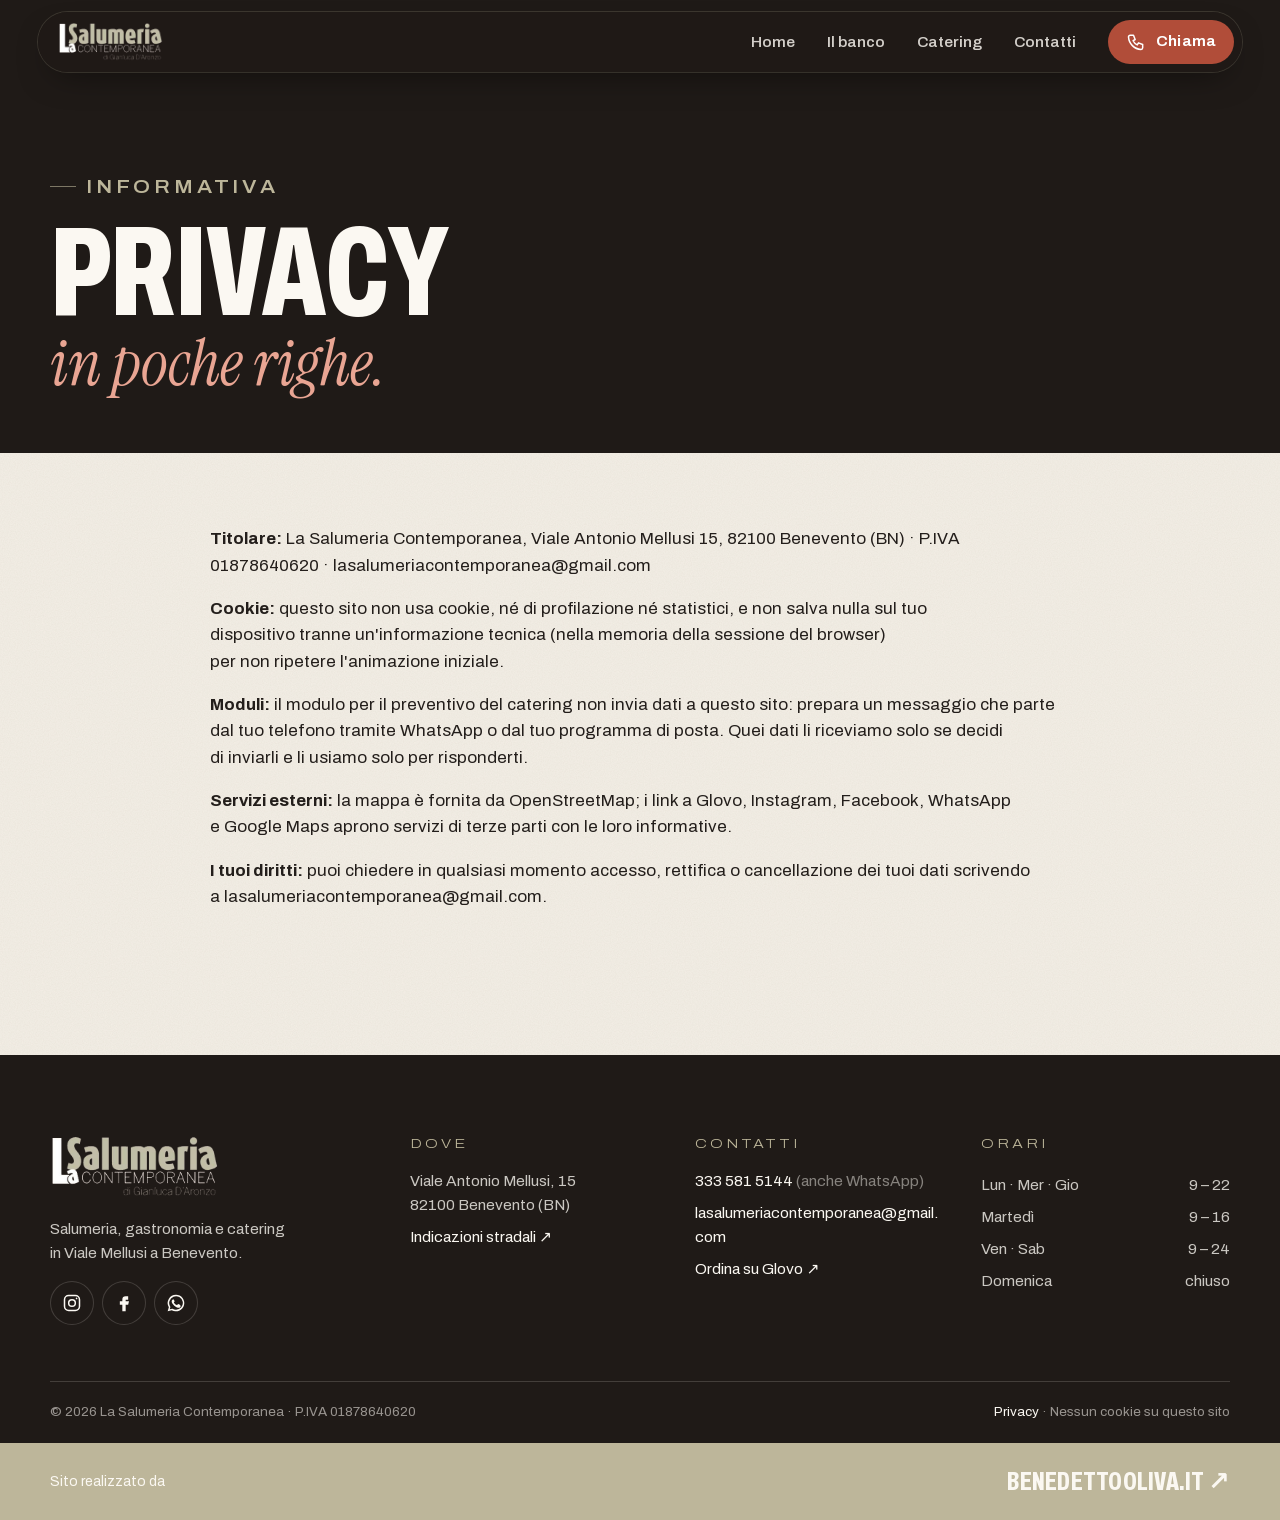
<file: privacy.html>
<!doctype html> <html lang="it" class="no-js"> <head> <meta charset="utf-8"> <meta name="viewport" content="width=device-width,initial-scale=1,viewport-fit=cover"> <title>Privacy · La&nbsp;Salumeria Contemporanea</title> <meta name="description" content="Informativa privacy del sito della Salumeria Contemporanea: nessun cookie, nessun dato raccolto."> <meta name="robots" content="noindex, nofollow"> <meta name="theme-color" content="#1f1a17"> <meta property="og:type" content="website"> <meta property="og:locale" content="it_IT"> <meta property="og:site_name" content="La Salumeria Contemporanea"> <meta property="og:title" content="Privacy · La Salumeria Contemporanea"> <meta property="og:description" content="Informativa privacy del sito della Salumeria Contemporanea: nessun cookie, nessun dato raccolto."> <meta property="og:image" content="assets/tagliere-900.webp"> <link rel="icon" href="favicon.png" type="image/png"> <link rel="apple-touch-icon" href="apple-touch-icon.png"> <link rel="preload" href="assets/archivo.woff2" as="font" type="font/woff2" crossorigin> <link rel="preload" href="assets/instrument-italic.woff2" as="font" type="font/woff2" crossorigin> <link rel="preload" href="assets/caveat.woff2" as="font" type="font/woff2" crossorigin> <link rel="stylesheet" href="styles.css?v=1"> <script>document.documentElement.className="js"</script> </head> <body> <a class="salta" href="#contenuto">Vai al&nbsp;contenuto</a> <header class="testata"> <div class="testata-barra"> <a class="logo" href="index.html" aria-label="La Salumeria Contemporanea, torna alla home"><img src="assets/logo-chiaro.webp" width="464" height="176" alt="La Salumeria Contemporanea di Gianluca D'Aronzo"></a> <nav aria-label="Principale"><ul class="menu"><li><a href="index.html">Home</a></li><li><a href="banco.html">Il&nbsp;banco</a></li><li><a href="catering.html">Catering</a></li><li><a href="contatti.html">Contatti</a></li></ul></nav> <a class="btn btn-prosciutto btn-chiama" href="tel:+393335815144"><svg viewBox="0 0 24 24" fill="none" stroke="currentColor" stroke-width="1.8" stroke-linecap="round" stroke-linejoin="round" aria-hidden="true"><path d="M5 4h4l2 5-2.5 1.5a11 11 0 0 0 5 5L15 13l5 2v4a2 2 0 0 1-2 2A16 16 0 0 1 3 6a2 2 0 0 1 2-2"/></svg>Chiama</a> <button class="apri-menu" type="button" aria-expanded="false" aria-controls="tendina"><i></i>Menù</button> </div> </header> <div class="tendina" id="tendina"> <a class="voce" href="index.html">Home<small>si&nbsp;comincia</small></a><a class="voce" href="banco.html">Il&nbsp;banco<small>salumi, formaggi,&nbsp;focacce</small></a><a class="voce" href="catering.html">Catering<small>feste e&nbsp;buffet</small></a><a class="voce" href="contatti.html">Contatti<small>orari&nbsp;e&nbsp;dove</small></a> <div class="azioni"> <p class="stato" data-stato>Viale Mellusi 15,&nbsp;Benevento</p> <a class="btn btn-prosciutto" href="tel:+393335815144"><svg viewBox="0 0 24 24" fill="none" stroke="currentColor" stroke-width="1.8" stroke-linecap="round" stroke-linejoin="round" aria-hidden="true"><path d="M5 4h4l2 5-2.5 1.5a11 11 0 0 0 5 5L15 13l5 2v4a2 2 0 0 1-2 2A16 16 0 0 1 3 6a2 2 0 0 1 2-2"/></svg>Chiama 333 581 5144</a> <a class="btn btn-whatsapp" href="https://wa.me/393335815144" target="_blank" rel="noopener"><svg viewBox="0 0 24 24" fill="currentColor" aria-hidden="true"><path d="M12 2a10 10 0 0 0-8.6 15.1L2 22l5-1.3A10 10 0 1 0 12 2Zm0 18.2a8.2 8.2 0 0 1-4.2-1.2l-.3-.2-3 .8.8-2.9-.2-.3A8.2 8.2 0 1 1 12 20.2Zm4.5-6.1c-.2-.1-1.5-.7-1.7-.8-.2-.1-.4-.1-.6.1l-.8 1c-.1.2-.3.2-.5.1a6.7 6.7 0 0 1-3.3-2.9c-.3-.4.2-.4.7-1.3.1-.2 0-.3 0-.4l-.8-1.8c-.2-.5-.4-.4-.6-.4h-.5a1 1 0 0 0-.7.3 3 3 0 0 0-.9 2.2 5.2 5.2 0 0 0 1.1 2.8 11.9 11.9 0 0 0 4.6 4c1.7.7 2.3.8 3.2.7.5-.1 1.5-.6 1.7-1.2.2-.6.2-1.1.2-1.2-.1-.1-.2-.2-.5-.3Z"/></svg>Scrivici su&nbsp;WhatsApp</a> </div> </div> <main id="contenuto"> <section class="testa-pagina" style="padding-bottom:56px"> <div class="contenitore"> <p class="occhiello">Informativa</p> <h1><span class="stretto">Privacy</span><span class="corsivo">in&nbsp;poche righe.</span></h1> </div> </section> <section class="sezione" style="padding-top:56px"> <div class="contenitore domande" style="font-size:17px"> <p><b>Titolare:</b> La&nbsp;Salumeria Contemporanea, Viale Antonio Mellusi 15, 82100 Benevento (BN) · P.IVA 01878640620 · lasalumeriacontemporanea@gmail.com</p> <p><b>Cookie:</b> questo sito non&nbsp;usa cookie, né&nbsp;di&nbsp;profilazione né&nbsp;statistici, e&nbsp;non&nbsp;salva nulla sul&nbsp;tuo dispositivo tranne un'informazione tecnica (nella&nbsp;memoria della&nbsp;sessione del&nbsp;browser) per&nbsp;non&nbsp;ripetere l'animazione&nbsp;iniziale.</p> <p><b>Moduli:</b> il&nbsp;modulo per&nbsp;il&nbsp;preventivo del&nbsp;catering non&nbsp;invia dati a&nbsp;questo sito: prepara un&nbsp;messaggio che parte dal&nbsp;tuo telefono tramite WhatsApp o&nbsp;dal&nbsp;tuo programma di&nbsp;posta. Quei dati li riceviamo solo se decidi di&nbsp;inviarli e&nbsp;li usiamo solo per&nbsp;risponderti.</p> <p><b>Servizi esterni:</b> la&nbsp;mappa è&nbsp;fornita da&nbsp;OpenStreetMap; i&nbsp;link a&nbsp;Glovo, Instagram, Facebook, WhatsApp e&nbsp;Google Maps aprono servizi di&nbsp;terze parti con&nbsp;le&nbsp;loro&nbsp;informative.</p> <p><b>I&nbsp;tuoi diritti:</b> puoi chiedere in&nbsp;qualsiasi momento accesso, rettifica o&nbsp;cancellazione dei&nbsp;tuoi dati scrivendo a&nbsp;lasalumeriacontemporanea@gmail.com.</p> </div> </section> </main> <footer class="piede"> <div class="contenitore piede-griglia"> <div> <a class="logo" href="index.html" aria-label="La Salumeria Contemporanea, home"><img src="assets/logo-chiaro.webp" width="464" height="176" alt="La Salumeria Contemporanea di Gianluca D'Aronzo" loading="lazy"></a> <p style="margin-top:18px;max-width:30ch">Salumeria, gastronomia e&nbsp;catering in&nbsp;Viale Mellusi a&nbsp;Benevento.</p> <div class="social"> <a href="https://www.instagram.com/la_salumeria_contemporanea/" target="_blank" rel="noopener" aria-label="Instagram"><svg viewBox="0 0 24 24" fill="none" stroke="currentColor" stroke-width="1.8" aria-hidden="true"><rect x="3" y="3" width="18" height="18" rx="5"/><circle cx="12" cy="12" r="4"/><circle cx="17.5" cy="6.5" r="1" fill="currentColor" stroke="none"/></svg></a> <a href="https://www.facebook.com/p/La-Salumeria-Contemporanea-61577723782748/" target="_blank" rel="noopener" aria-label="Facebook"><svg viewBox="0 0 24 24" fill="currentColor" aria-hidden="true"><path d="M14 8h3V4h-3a4 4 0 0 0-4 4v2H7v4h3v8h4v-8h3l1-4h-4V8.5c0-.3.2-.5.5-.5Z"/></svg></a> <a href="https://wa.me/393335815144" target="_blank" rel="noopener" aria-label="WhatsApp"><svg viewBox="0 0 24 24" fill="currentColor" aria-hidden="true"><path d="M12 2a10 10 0 0 0-8.6 15.1L2 22l5-1.3A10 10 0 1 0 12 2Zm0 18.2a8.2 8.2 0 0 1-4.2-1.2l-.3-.2-3 .8.8-2.9-.2-.3A8.2 8.2 0 1 1 12 20.2Zm4.5-6.1c-.2-.1-1.5-.7-1.7-.8-.2-.1-.4-.1-.6.1l-.8 1c-.1.2-.3.2-.5.1a6.7 6.7 0 0 1-3.3-2.9c-.3-.4.2-.4.7-1.3.1-.2 0-.3 0-.4l-.8-1.8c-.2-.5-.4-.4-.6-.4h-.5a1 1 0 0 0-.7.3 3 3 0 0 0-.9 2.2 5.2 5.2 0 0 0 1.1 2.8 11.9 11.9 0 0 0 4.6 4c1.7.7 2.3.8 3.2.7.5-.1 1.5-.6 1.7-1.2.2-.6.2-1.1.2-1.2-.1-.1-.2-.2-.5-.3Z"/></svg></a> </div> </div> <div> <h2>Dove</h2> <p>Viale Antonio Mellusi, 15<br>82100 Benevento&nbsp;(BN)</p> <p><a href="https://www.google.com/maps?cid=1117693368037025932" target="_blank" rel="noopener">Indicazioni stradali&nbsp;↗</a></p> </div> <div> <h2>Contatti</h2> <p><a href="tel:+393335815144">333 581 5144</a> <span style="opacity:.6">(anche&nbsp;WhatsApp)</span></p> <p><a href="mailto:lasalumeriacontemporanea@gmail.com">lasalumeriacontemporanea@gmail.com</a></p> <p><a href="https://glovoapp.com/it/it/benevento/stores/la-salumeria-contemporanea-bvt" target="_blank" rel="noopener">Ordina su&nbsp;Glovo&nbsp;↗</a></p> </div> <div> <h2>Orari</h2> <ul class="orari-brevi"> <li><span>Lun · Mer · Gio</span><span>9 –&nbsp;22</span></li> <li><span>Martedì</span><span>9 –&nbsp;16</span></li> <li><span>Ven · Sab</span><span>9 –&nbsp;24</span></li> <li><span>Domenica</span><span>chiuso</span></li> </ul> </div> </div> <div class="contenitore piede-fondo"> <span>© <span data-anno>2026</span> La&nbsp;Salumeria Contemporanea · P.IVA 01878640620</span> <span><a href="privacy.html">Privacy</a> · Nessun cookie su&nbsp;questo sito</span> </div> <a class="firma" href="https://benedettooliva.it" target="_blank" rel="noopener"> <span class="contenitore"><span>Sito realizzato da</span><b>benedettooliva.it ↗</b></span> </a> </footer> <nav class="barra-azioni" aria-label="Azioni rapide"> <a href="tel:+393335815144"><svg viewBox="0 0 24 24" fill="none" stroke="currentColor" stroke-width="1.8" stroke-linecap="round" stroke-linejoin="round" aria-hidden="true"><path d="M5 4h4l2 5-2.5 1.5a11 11 0 0 0 5 5L15 13l5 2v4a2 2 0 0 1-2 2A16 16 0 0 1 3 6a2 2 0 0 1 2-2"/></svg>Chiama</a> <a href="https://wa.me/393335815144" target="_blank" rel="noopener"><svg viewBox="0 0 24 24" fill="currentColor" aria-hidden="true"><path d="M12 2a10 10 0 0 0-8.6 15.1L2 22l5-1.3A10 10 0 1 0 12 2Zm0 18.2a8.2 8.2 0 0 1-4.2-1.2l-.3-.2-3 .8.8-2.9-.2-.3A8.2 8.2 0 1 1 12 20.2Zm4.5-6.1c-.2-.1-1.5-.7-1.7-.8-.2-.1-.4-.1-.6.1l-.8 1c-.1.2-.3.2-.5.1a6.7 6.7 0 0 1-3.3-2.9c-.3-.4.2-.4.7-1.3.1-.2 0-.3 0-.4l-.8-1.8c-.2-.5-.4-.4-.6-.4h-.5a1 1 0 0 0-.7.3 3 3 0 0 0-.9 2.2 5.2 5.2 0 0 0 1.1 2.8 11.9 11.9 0 0 0 4.6 4c1.7.7 2.3.8 3.2.7.5-.1 1.5-.6 1.7-1.2.2-.6.2-1.1.2-1.2-.1-.1-.2-.2-.5-.3Z"/></svg>WhatsApp</a> <a class="glovo" href="https://glovoapp.com/it/it/benevento/stores/la-salumeria-contemporanea-bvt" target="_blank" rel="noopener"><svg viewBox="0 0 24 24" fill="none" stroke="currentColor" stroke-width="1.9" stroke-linecap="round" stroke-linejoin="round" aria-hidden="true"><circle cx="6" cy="17" r="3"/><circle cx="18" cy="17" r="3"/><path d="M6 17h4l3-6h3l2 6M9 8h4l-1 3M15 7h3"/></svg>Glovo</a> </nav> <script src="sito.js?v=1" defer="defer"></script> </body> </html>
</file>
<file: styles.css>
@keyframes battito{70%{box-shadow:0 0 0 9px transparent}to{box-shadow:0 0 0 0 transparent}}@keyframes giro{to{transform:rotate(360deg)}}@keyframes scorri{to{transform:translateX(-50%)}}@keyframes lama{0%{transform:rotate(-540deg) scale(.35);opacity:0}30%{opacity:1}to{transform:rotate(0) scale(1);opacity:1}}@keyframes anello{0%{transform:scale(.6);opacity:0}to{transform:scale(1);opacity:1}}@keyframes sale{to{clip-path:inset(0 0 0 0)}}@keyframes allarga{0%{opacity:0;letter-spacing:.02em}to{opacity:.85;letter-spacing:.42em}}@font-face{font-family:"Archivo";src:url(assets/archivo.woff2)format("woff2");font-weight:100 900;font-stretch:62% 125%;font-display:swap}@font-face{font-family:"Caveat";src:url(assets/caveat.woff2)format("woff2");font-weight:500 700;font-display:swap}@font-face{font-family:"Instrument Serif";src:url(assets/instrument-italic.woff2)format("woff2");font-style:italic;font-weight:400;font-display:swap}:root{--carbone:#1f1a17;--carbone-2:#2b2521;--tortora:#5b524c;--salvia:#bdb69a;--salvia-chiara:#e6e1cf;--carta:#f4efe6;--crema:#fbf8f2;--inchiostro:#231e1b;--grigio:#6b625a;--prosciutto:#b14d39;--prosciutto-scuro:#973e2c;--rosa:#e9a593;--linea:rgba(35, 30, 27, .13);--linea-chiara:rgba(251, 248, 242, .16);--raggio:22px;--raggio-s:14px;--ombra:0 1px 2px rgba(31, 26, 23, .06), 0 12px 32px -12px rgba(31, 26, 23, .22);--margine:clamp(16px, 4vw, 40px);--larghezza:1180px;--ease:cubic-bezier(.2, .7, .2, 1)}*,::after,::before{box-sizing:border-box}html{-webkit-text-size-adjust:100%;scroll-padding-top:96px}@media (prefers-reduced-motion:no-preference){html{scroll-behavior:smooth}}body{margin:0;font-family:"Archivo",system-ui,-apple-system,"Segoe UI",sans-serif;font-size:17px;line-height:1.55;color:var(--inchiostro);background:var(--carta);overflow-x:clip;-webkit-font-smoothing:antialiased}img{display:block;max-width:100%;height:auto}a,button{color:inherit}button{font:inherit}:focus-visible{outline:3px solid var(--prosciutto);outline-offset:3px;border-radius:6px}.sr{position:absolute;width:1px;height:1px;overflow:hidden;clip:rect(0 0 0 0);white-space:nowrap}.salta{position:fixed;left:12px;top:-60px;z-index:100;background:var(--carbone);color:var(--crema);padding:10px 16px;border-radius:10px;text-decoration:none}.salta:focus{top:12px}.contenitore{width:min(100% - 2*var(--margine),var(--larghezza));margin-inline:auto}.stretto{font-stretch:62%;font-weight:800;letter-spacing:-.005em;line-height:.88}.largo,.piatto-giro text{font-stretch:125%;font-weight:250;letter-spacing:.16em;text-transform:uppercase}.corsivo,.tendina a.voce small{font-style:italic;font-weight:400}.corsivo{font-family:"Instrument Serif",Georgia,serif;letter-spacing:0}.occhiello,.titolo{text-transform:uppercase}.occhiello{display:inline-flex;align-items:center;gap:10px;font-stretch:112%;font-weight:600;font-size:12.5px;letter-spacing:.2em;color:var(--grigio)}.occhiello::before{content:"";width:26px;height:1.5px;background:currentColor;opacity:.6}.titolo{font-stretch:62%;font-weight:800;font-size:clamp(42px,7vw,84px);line-height:.9;letter-spacing:-.005em;margin:14px 0 0}.titolo .corsivo{text-transform:none;font-size:1.08em;color:var(--prosciutto);letter-spacing:-.01em}.scuro .titolo .corsivo{color:var(--rosa)}.intro-testo{font-size:clamp(17px,1.6vw,19px);color:var(--grigio);max-width:58ch;margin:18px 0 0}.scuro .intro-testo{color:rgba(251,248,242,.72)}.btn,.stato b{font-weight:650}.btn{--bg:var(--carbone);--fg:var(--crema);display:inline-flex;align-items:center;justify-content:center;gap:10px;min-height:52px;padding:0 24px;border-radius:999px;border:0;background:var(--bg);color:var(--fg);text-decoration:none;cursor:pointer;font-stretch:105%;font-size:16px;letter-spacing:.01em;transition:transform .25s var(--ease),background-color .25s,box-shadow .25s;-webkit-tap-highlight-color:transparent}.btn svg{width:20px;height:20px;flex:none}.btn:hover{transform:translateY(-2px);box-shadow:0 10px 24px -10px rgba(31,26,23,.45)}.btn:active{transform:translateY(0) scale(.98)}.btn-prosciutto{--bg:var(--prosciutto);--fg:#fff}.btn-prosciutto:hover{--bg:var(--prosciutto-scuro)}.btn-chiaro{--bg:var(--crema);--fg:var(--inchiostro)}.btn-vuoto{background:0 0;color:inherit;box-shadow:inset 0 0 0 1.5px currentColor}.btn-vuoto:hover{box-shadow:inset 0 0 0 1.5px currentColor,0 10px 24px -12px rgba(0,0,0,.4)}.btn-whatsapp{--bg:#1f7a4d;--fg:#fff}.btn-glovo{--bg:#ffc244;--fg:#1f1a17}.link-freccia{display:inline-flex;align-items:center;gap:8px;font-weight:650;text-decoration:none;border-bottom:1.5px solid currentColor;padding-bottom:2px}.link-freccia span{transition:transform .25s var(--ease)}.link-freccia:hover span{transform:translateX(4px)}.testata{position:fixed;inset:12px 0 auto;z-index:50;pointer-events:none}.testata-barra{pointer-events:auto;width:min(100% - 24px,var(--larghezza) + 24px);margin-inline:auto;display:flex;align-items:center;gap:18px;padding:8px 8px 8px 20px;border-radius:999px;background:rgba(31,26,23,.84);color:var(--crema);-webkit-backdrop-filter:saturate(1.3) blur(16px);backdrop-filter:saturate(1.3) blur(16px);box-shadow:0 0 0 1px rgba(189,182,154,.18),0 14px 34px -16px rgba(0,0,0,.6);transition:transform .35s var(--ease),box-shadow .35s}.logo{display:block;flex:none;line-height:0}.logo img{height:40px;width:auto}.testata nav{margin-left:auto}.menu,.nastro ul,.t-giorno ul{display:flex;gap:4px;list-style:none;padding:0;margin:0}.menu a,.tessera p{color:rgba(251,248,242,.82)}.menu a{padding:10px 14px;border-radius:999px;text-decoration:none;font-weight:560;font-size:15.5px;transition:background-color .2s,color .2s}.menu a:hover{background:rgba(251,248,242,.08);color:#fff}.menu a[aria-current=page]{background:var(--crema);color:var(--inchiostro)}.testata .btn{min-height:44px;padding:0 18px;font-size:15px}.apri-menu{display:none}@media (max-width:900px){.menu,.testata .btn-chiama{display:none}.apri-menu{display:inline-flex;align-items:center;gap:8px;margin-left:auto;min-height:44px;padding:0 16px;border:0;border-radius:999px;background:var(--crema);color:var(--inchiostro);font-weight:600;cursor:pointer}.apri-menu i,.apri-menu i::after,.apri-menu i::before{background:currentColor;transition:transform .3s var(--ease)}.apri-menu i{display:block;width:16px;height:1.5px;position:relative}.apri-menu i::after,.apri-menu i::before{content:"";position:absolute;left:0;width:100%;height:100%}.apri-menu i::before{top:-5px}.apri-menu i::after{top:5px}.menu-aperto .apri-menu i{background:0 0}.menu-aperto .apri-menu i::before{transform:translateY(5px) rotate(45deg)}.menu-aperto .apri-menu i::after{transform:translateY(-5px) rotate(-45deg)}.logo img{height:34px}}.tendina{position:fixed;inset:0;z-index:45;background:var(--carbone);color:var(--crema);padding:96px var(--margine) 32px;display:flex;flex-direction:column;gap:6px;clip-path:circle(0 at calc(100% - 52px) 40px);visibility:hidden;transition:clip-path .55s var(--ease),visibility 0s .55s}.menu-aperto .tendina{clip-path:circle(150%at calc(100% - 52px) 40px);visibility:visible;transition:clip-path .6s var(--ease)}.tendina a.voce{font-weight:800;font-size:54px;line-height:1.05;text-decoration:none;border-bottom:1px solid var(--linea-chiara);padding:6px 0;display:flex;justify-content:space-between;align-items:baseline}.tendina a.voce small{font-family:"Instrument Serif",serif;text-transform:none;color:var(--salvia)}.tendina .azioni{display:grid;gap:10px;margin-top:auto}.tendina .stato{margin-bottom:8px}@media (min-width:901px){.tendina{display:none}}.stato{display:inline-flex;align-items:center;gap:10px;padding:8px 14px 8px 12px;border-radius:999px;font-size:14.5px;background:rgba(251,248,242,.08);box-shadow:inset 0 0 0 1px var(--linea-chiara);color:rgba(251,248,242,.85)}.stato::before{content:"";width:9px;height:9px;border-radius:50%;background:var(--salvia);flex:none}.stato.aperto::before{background:#5cc98a;box-shadow:0 0 0 0 rgba(92,201,138,.6);animation:battito 2s infinite}.stato.chiuso::before{background:var(--rosa)}.stato b{color:#fff}.chiaro .stato,.stato.su-chiaro{background:rgba(35,30,27,.05);box-shadow:inset 0 0 0 1px var(--linea);color:var(--grigio)}.chiaro .stato b,.stato.su-chiaro b{color:var(--inchiostro)}.hero{position:relative;background:var(--carbone);color:var(--crema);padding:132px 0 0;overflow:clip;isolation:isolate}.hero::before{content:"";position:absolute;inset:0;z-index:-1;opacity:.5;pointer-events:none;background-image:url("data:image/svg+xml,%3Csvg xmlns='http://www.w3.org/2000/svg' width='160' height='160'%3E%3Cfilter id='n'%3E%3CfeTurbulence type='fractalNoise' baseFrequency='.9' numOctaves='2' stitchTiles='stitch'/%3E%3CfeColorMatrix values='0 0 0 0 1 0 0 0 0 1 0 0 0 0 1 0 0 0 .05 0'/%3E%3C/filter%3E%3Crect width='100%25' height='100%25' filter='url(%23n)'/%3E%3C/svg%3E")}.hero-griglia{display:grid;grid-template-columns:minmax(0,1.05fr) minmax(0,.95fr);align-items:center;gap:24px;min-height:min(760px,calc(100svh - 132px));padding-bottom:64px}.hero .occhiello{color:var(--salvia)}.hero h1{margin:22px 0 0;font-weight:400}.hero h1>span,.menu a{display:block}.hero h1 .stretto{font-size:clamp(64px,10.4vw,148px);text-transform:uppercase}.hero h1 .largo{font-size:clamp(17px,2.3vw,31px);margin-top:.5em;color:var(--salvia);letter-spacing:.24em}.hero h1 .corsivo{font-size:clamp(40px,5.4vw,76px);line-height:1;margin-top:.12em;color:var(--rosa)}.hero-testo{font-size:clamp(17px,1.5vw,19px);color:rgba(251,248,242,.74);max-width:46ch;margin:26px 0 0}.hero-azioni,.hero-sotto{display:flex;flex-wrap:wrap;gap:12px;margin-top:30px}.hero-sotto{align-items:center;gap:14px 22px;margin-top:26px;font-size:15px;color:rgba(251,248,242,.7)}.hero-sotto a{color:var(--crema);text-decoration:none;border-bottom:1px solid rgba(251,248,242,.35)}.piatto{position:relative;justify-self:center;width:min(100%,600px);aspect-ratio:1}.piatto-giro{position:absolute;inset:0;animation:giro 80s linear infinite}.piatto-giro svg{width:100%;height:100%;overflow:visible}.piatto-giro text{font-family:"Archivo",sans-serif;font-weight:400;fill:var(--salvia);font-size:15px;letter-spacing:.3em}.piatto-ombra{position:absolute;inset:11%;border-radius:50%;box-shadow:0 40px 80px -20px rgba(0,0,0,.7),0 0 0 1px rgba(189,182,154,.12)}.piatto-img,.tessera::after{position:absolute;inset:8%}.piatto-img img{width:100%;height:100%;object-fit:contain;filter:drop-shadow(0 30px 40px rgba(0,0,0,.45));will-change:transform}@supports (animation-timeline:scroll()){@media (prefers-reduced-motion:no-preference){.piatto-img img{animation:affetta linear both;animation-timeline:scroll(root);animation-range:0 120vh}@keyframes affetta{0%{transform:rotate(0deg)}to{transform:rotate(70deg)}}}}@media (max-width:900px){.hero{padding-top:96px}.hero-griglia{grid-template-columns:1fr;min-height:0;gap:0;padding-bottom:48px}.piatto{order:-1;width:min(86vw,440px);margin:0-18vw -4px auto;justify-self:end}.hero h1{margin-top:14px}}@media (max-width:420px){.hero-azioni .btn{flex:1 1 100%}}.nastro{background:var(--salvia);color:var(--carbone);overflow:hidden;padding:16px 0;border-block:1px solid rgba(31,26,23,.12)}.nastro-traccia{display:flex;width:max-content;animation:scorri 46s linear infinite}.nastro ul,.t-giorno ul{gap:0}.nastro li,.tendina a.voce,.tessera h3{font-stretch:62%;text-transform:uppercase}.nastro li{font-weight:750;font-size:26px;white-space:nowrap;display:flex;align-items:center}.nastro li::after{content:"✦";font-size:14px;margin:0 22px;opacity:.55}.sezione{padding:clamp(72px,10vw,128px)0;position:relative}.scuro{background:var(--carbone);color:var(--crema)}.scuro .occhiello{color:var(--salvia)}.salvia{background:var(--salvia-chiara)}.testa-sezione{display:flex;flex-wrap:wrap;justify-content:space-between;align-items:end;gap:20px 40px;margin-bottom:clamp(36px,5vw,56px)}.testa-sezione>div{max-width:760px}.bento{display:grid;grid-template-columns:repeat(12,1fr);gap:14px}.tessera{position:relative;border-radius:var(--raggio);overflow:hidden;background:var(--carbone);color:var(--crema);min-height:300px;display:flex;flex-direction:column;justify-content:flex-end;text-decoration:none;isolation:isolate}.tessera img{position:absolute;inset:0;width:100%;height:100%;object-fit:cover;z-index:-2;transition:transform .8s var(--ease)}.tessera::after{content:"";inset:0;z-index:-1;background:linear-gradient(180deg,rgba(31,26,23,0) 30%,rgba(31,26,23,.86) 100%)}.tessera:hover img{transform:scale(1.045)}.tessera-testo{padding:24px}.tessera h3{margin:0;font-weight:800;font-size:clamp(34px,3.4vw,46px);line-height:.92}.tessera p{margin:10px 0 0;font-size:16px;max-width:40ch}.tessera .freccia{position:absolute;top:18px;right:18px;width:46px;height:46px;border-radius:50%;background:var(--crema);color:var(--inchiostro);display:grid;place-items:center;transition:transform .35s var(--ease),background-color .25s}.tessera:hover .freccia{transform:rotate(-45deg);background:var(--rosa)}.tessera .etichetta{position:absolute;background:#ffc244;color:var(--carbone)}.t-banco{grid-column:span 7;grid-row:span 2;min-height:620px}.t-aperitivo,.t-focacce{grid-column:span 5}.t-catering,.t-giorno{grid-column:span 7;min-height:340px}.t-giorno{grid-column:span 5;background:var(--prosciutto);justify-content:space-between}.t-giorno::after{display:none}.t-giorno .tessera-testo{padding-top:28px}.t-giorno .grande{font-family:"Instrument Serif",serif;font-style:italic;font-size:clamp(30px,3vw,40px);line-height:1.05;margin:0;color:#fff}.t-giorno ul{padding:0 24px 24px;flex-wrap:wrap;gap:8px}.t-giorno li{border:1px solid rgba(255,255,255,.4);border-radius:999px;padding:6px 14px;font-size:14.5px}@media (max-width:900px){.bento{grid-template-columns:1fr 1fr}.t-banco{grid-column:span 2;grid-row:auto;min-height:440px}.t-aperitivo,.t-focacce{grid-column:span 1;min-height:340px}.t-catering,.t-giorno{grid-column:span 2;min-height:320px}}@media (max-width:600px){.bento{grid-template-columns:1fr}.t-banco{grid-column:auto}.t-aperitivo,.t-catering,.t-focacce{grid-column:auto;min-height:340px}.t-giorno{grid-column:auto}.t-banco{min-height:420px}.t-giorno{min-height:0}}.storia{display:grid;grid-template-columns:minmax(0,.9fr) minmax(0,1.1fr);gap:clamp(32px,6vw,88px);align-items:center}.storia-foto{position:relative}.storia-foto .foto-grande{border-radius:var(--raggio);overflow:hidden;aspect-ratio:4/5}.storia-foto .foto-grande img,.storia-foto .foto-piccola img{width:100%;height:100%;object-fit:cover}.storia-foto .foto-piccola{position:absolute;width:46%;right:-8%;bottom:-10%;border-radius:18px;overflow:hidden;border:6px solid var(--carbone);aspect-ratio:3/4;transform:rotate(4deg)}.storia-foto .foto-piccola img{object-position:50% 20%}.citazione{font-family:"Instrument Serif",serif;font-style:italic;font-size:clamp(26px,2.6vw,34px);line-height:1.15;color:var(--salvia);margin:28px 0 0;padding-left:20px;border-left:2px solid var(--prosciutto)}.punti{list-style:none;padding:0;margin:36px 0 0;display:grid;gap:0}.punti li{display:grid;grid-template-columns:52px 1fr;gap:16px;align-items:start;padding:18px 0;border-top:1px solid var(--linea-chiara)}.punti li:last-child{border-bottom:1px solid var(--linea-chiara)}.punti .ico{width:52px;height:52px;border-radius:14px;background:rgba(189,182,154,.14);color:var(--salvia);display:grid;place-items:center}.punti .ico svg{width:26px;height:26px}.punti b{display:block;font-stretch:100%;font-size:18px}.punti span{color:rgba(251,248,242,.68);font-size:16px}@media (max-width:900px){.storia{grid-template-columns:1fr}.storia-foto{max-width:480px;margin-bottom:40px;margin-right:6%}.storia-foto .foto-piccola{right:0;width:42%}}.menu-cibo{display:grid;grid-template-columns:1fr 1fr minmax(0,.9fr);gap:clamp(24px,4vw,48px);align-items:start}.lista h3{font-stretch:125%;font-weight:300;font-size:15px;letter-spacing:.24em;text-transform:uppercase;margin:0 0 8px;color:var(--grigio)}.lista ul{list-style:none;margin:0;padding:0}.lista li{padding:16px 0;border-bottom:1px dashed rgba(35,30,27,.22)}.lista li b,.speciale h3{font-stretch:62%;text-transform:uppercase}.lista li b{display:block;font-weight:750;font-size:26px;line-height:1.05}.lista li span{color:var(--grigio);font-size:15.5px}.nota-menu,.speciale{border-radius:var(--raggio)}.speciale{background:var(--carbone);color:var(--crema);overflow:hidden;position:relative}.speciale img{width:100%;aspect-ratio:437/265;object-fit:cover}.speciale div{padding:20px 22px 24px}.speciale .bollino{position:absolute;background:var(--rosa);color:var(--carbone)}.speciale h3{margin:0;font-weight:800;font-size:34px;line-height:.95}.speciale p{margin:10px 0 0;color:rgba(251,248,242,.74);font-size:15.5px}.nota-menu{display:flex;flex-wrap:wrap;align-items:center;gap:14px 24px;margin-top:36px;padding:22px 24px;background:var(--crema);box-shadow:0 0 0 1px var(--linea)}.nota-menu p{margin:0;flex:1 1 320px;color:var(--grigio)}.nota-menu p b{color:var(--inchiostro)}@media (max-width:1000px){.menu-cibo,.speciale{grid-template-columns:1fr 1fr}.speciale{grid-column:span 2;display:grid}.speciale img{height:100%;aspect-ratio:auto}}@media (max-width:640px){.menu-cibo{grid-template-columns:1fr}.speciale{grid-column:auto;display:block}.speciale img{aspect-ratio:437/265;height:auto}}.eccellenze{display:grid;grid-auto-flow:column;grid-auto-columns:minmax(250px,1fr);gap:14px;overflow-x:auto;scroll-snap-type:x mandatory;padding-bottom:8px;scrollbar-width:thin}.eccellenze::-webkit-scrollbar{height:6px}.eccellenze::-webkit-scrollbar-thumb{background:rgba(35,30,27,.2);border-radius:9px}.prodotto{scroll-snap-align:start;background:var(--crema);border-radius:var(--raggio);overflow:hidden;box-shadow:0 0 0 1px var(--linea);display:flex;flex-direction:column}.prodotto .foto{aspect-ratio:4/5;overflow:hidden;background:var(--carbone-2)}.prodotto .foto img{width:100%;height:100%;object-fit:cover;transition:transform .8s var(--ease)}.prodotto:hover .foto img{transform:scale(1.05)}.prodotto div:last-child{padding:16px 18px 20px}.canale small,.prodotto small{font-stretch:125%;font-size:11.5px;letter-spacing:.2em;text-transform:uppercase;color:var(--grigio)}.prodotto h3{margin:4px 0 0;font-stretch:62%;font-weight:800;font-size:28px;line-height:1;text-transform:uppercase}.prodotto p{margin:8px 0 0;font-size:15px;color:var(--grigio)}.scorri-aiuto{display:flex;gap:8px}.scorri-aiuto button{width:48px;height:48px;border-radius:50%;border:0;background:var(--carbone);color:var(--crema);cursor:pointer;display:grid;place-items:center;transition:transform .2s var(--ease),opacity .2s}.scorri-aiuto button:disabled{opacity:.3;cursor:default}.scorri-aiuto button:not(:disabled):hover{transform:scale(1.06)}@media (max-width:1100px){.eccellenze{grid-auto-columns:minmax(240px,42%)}}@media (max-width:600px){.eccellenze{grid-auto-columns:78%;margin-inline:calc(-1*var(--margine));padding-inline:var(--margine);scroll-padding-inline:var(--margine)}}.voti{display:grid;grid-template-columns:minmax(0,.8fr) minmax(0,2fr);gap:clamp(24px,4vw,56px);align-items:start}.voto-grande{position:sticky;top:110px}.voto-grande .numero{font-stretch:62%;font-weight:800;font-size:clamp(110px,14vw,180px);line-height:.8;letter-spacing:-.02em}.stelle{display:flex;gap:4px;color:var(--prosciutto);margin:14px 0 6px}.canale .ico svg,.stelle svg{width:24px;height:24px}.voto-grande p{margin:0;color:var(--grigio)}.voto-grande .glovo-voto{margin-top:18px;display:inline-flex;align-items:center;gap:10px;padding:10px 14px;border-radius:14px;font-size:15px}.voto-grande .glovo-voto b{font-size:20px;font-stretch:62%;font-weight:800}.recensioni{display:grid;grid-template-columns:repeat(3,1fr);gap:14px}.recensione,.voto-grande .glovo-voto{background:var(--crema);box-shadow:0 0 0 1px var(--linea)}.recensione{border-radius:var(--raggio);padding:26px 24px;display:flex;flex-direction:column;gap:18px;margin:0}.recensione blockquote{margin:0;font-family:"Instrument Serif",serif;font-style:italic;font-size:24px;line-height:1.2}.recensione figcaption{margin-top:auto;display:flex;align-items:center;gap:12px;font-size:14.5px;color:var(--grigio)}.recensione figcaption i{width:38px;height:38px;border-radius:50%;background:var(--salvia);color:var(--carbone);display:grid;place-items:center;font-style:normal;font-weight:700}.recensione figcaption b{display:block;color:var(--inchiostro);font-weight:650}@media (max-width:1000px){.voti{grid-template-columns:1fr}.voto-grande{position:static;display:flex;flex-wrap:wrap;align-items:end;gap:8px 28px}.recensioni{grid-template-columns:1fr}}.dove{display:grid;grid-template-columns:minmax(0,1fr) minmax(0,1.1fr);gap:14px}.scheda{background:var(--crema);border-radius:var(--raggio);padding:clamp(24px,3vw,36px);box-shadow:0 0 0 1px var(--linea)}.blocco h2,.scheda h3{font-stretch:62%;font-weight:800;text-transform:uppercase}.scheda h3{margin:0 0 16px;font-size:34px;line-height:1}.orari{width:100%;border-collapse:collapse;font-size:16.5px}.orari td,.orari th{text-align:left;padding:11px 0;border-bottom:1px solid var(--linea);font-weight:450}.orari td{text-align:right;font-variant-numeric:tabular-nums}.orari tr.oggi td,.orari tr.oggi th{font-weight:700;color:var(--prosciutto)}.orari tr.oggi th::after{content:"oggi";margin-left:10px;font-size:11px;font-weight:700;letter-spacing:.14em;text-transform:uppercase;background:var(--prosciutto);color:#fff;padding:3px 8px;border-radius:99px;vertical-align:2px}.nota-piccola,.orari .chiuso-giorno td{color:var(--grigio)}.nota-piccola{font-size:14px;margin:14px 0 0}.insta a,.mappa{position:relative;overflow:hidden}.mappa{border-radius:var(--raggio);min-height:420px;background:var(--salvia-chiara);box-shadow:0 0 0 1px var(--linea)}.mappa iframe{position:absolute;inset:0;width:100%;height:100%;border:0;filter:grayscale(.7) sepia(.25) contrast(.95)}.mappa-carta{position:absolute;left:14px;right:14px;bottom:14px;background:var(--carbone);color:var(--crema);border-radius:18px;padding:18px 20px;display:flex;flex-wrap:wrap;align-items:center;gap:12px 18px}.mappa-carta address{font-style:normal;flex:1 1 200px;line-height:1.35}.mappa-carta address b{display:block;font-size:18px}.mappa-carta .btn{min-height:46px}.contatti-rapidi{display:grid;grid-template-columns:repeat(2,1fr);gap:10px;margin-top:22px}.contatti-rapidi .btn{width:100%}@media (max-width:900px){.dove{grid-template-columns:minmax(0,1fr)}.mappa{min-height:380px}}@media (max-width:400px){.contatti-rapidi{grid-template-columns:1fr}.orari tr.oggi th::after{margin-left:6px}}.insta{display:grid;grid-template-columns:repeat(6,1fr);gap:10px}.insta a{aspect-ratio:4/5;border-radius:14px;display:block}.insta img{transition:transform .7s var(--ease),filter .4s}.insta a:hover img{transform:scale(1.06);filter:brightness(.8)}@media (max-width:900px){.insta{grid-template-columns:repeat(3,1fr)}}.testa-pagina{background:var(--carbone);color:var(--crema);padding:150px 0 72px;position:relative;overflow:clip}.testa-pagina .occhiello{color:var(--salvia)}.testa-pagina h1{margin:16px 0 0;font-weight:400}.testa-pagina h1 .stretto{display:block;font-size:clamp(60px,10vw,136px);text-transform:uppercase}.testa-pagina h1 .corsivo{display:block;font-size:clamp(36px,5vw,66px);color:var(--rosa);line-height:1.05}.testa-pagina p{color:rgba(251,248,242,.74);max-width:56ch;font-size:clamp(17px,1.5vw,19px);margin:22px 0 0}.testa-pagina .indice{display:flex;flex-wrap:wrap;gap:8px;margin-top:30px}.testa-pagina .indice a{text-decoration:none;padding:10px 16px;border-radius:999px;box-shadow:inset 0 0 0 1px var(--linea-chiara);font-size:15px;transition:background-color .2s}.testa-pagina .indice a:hover{background:rgba(251,248,242,.08)}.testa-pagina .sfondo{position:absolute;right:-6%;top:50%;width:min(46vw,560px);transform:translateY(-50%);opacity:.9;z-index:0;pointer-events:none}.testa-pagina .contenitore{position:relative;z-index:1}@media (max-width:900px){.testa-pagina{padding:120px 0 56px}.testa-pagina .sfondo{width:58vw;right:-26vw;top:84px;transform:none;opacity:.28}}.blocco{display:grid;grid-template-columns:minmax(0,1fr) minmax(0,1fr);gap:clamp(28px,6vw,80px);align-items:center}.blocco+.blocco{margin-top:clamp(64px,9vw,120px)}.blocco.inverti .blocco-foto{order:2}.blocco-foto,.dispensa article{border-radius:var(--raggio);overflow:hidden}.blocco-foto{position:relative;aspect-ratio:5/4.6}.blocco-foto img,.dispensa .foto img,.insta img{width:100%;height:100%;object-fit:cover}.blocco h2{margin:12px 0 0;font-size:clamp(42px,5.6vw,72px);line-height:.9}.blocco h2 .corsivo{text-transform:none;color:var(--prosciutto)}.blocco p{color:var(--grigio);margin:16px 0 0;max-width:54ch}.blocco p b{color:var(--inchiostro)}.spunte{list-style:none;padding:0;margin:22px 0 0;display:grid;gap:10px}.spunte li{display:flex;gap:12px;align-items:baseline}.spunte li::before{content:"";flex:none;width:8px;height:8px;border-radius:50%;background:var(--prosciutto);transform:translateY(-2px)}@media (max-width:900px){.blocco{grid-template-columns:1fr}.blocco.inverti .blocco-foto{order:0}}.dispensa{display:grid;grid-template-columns:repeat(4,1fr);gap:14px}.dispensa article{background:var(--crema);box-shadow:0 0 0 1px var(--linea)}.dispensa .foto{aspect-ratio:1;overflow:hidden}.dispensa div:last-child{padding:18px 20px 22px}.dispensa h3{margin:0;font-stretch:62%;font-weight:800;font-size:28px;text-transform:uppercase;line-height:1}.dispensa p{margin:8px 0 0;font-size:15px;color:var(--grigio)}@media (max-width:1000px){.dispensa{grid-template-columns:1fr 1fr}}@media (max-width:520px){.dispensa{grid-template-columns:1fr}}.cantina{display:grid;grid-template-columns:repeat(4,1fr);gap:14px}.cantina section{border-top:2px solid var(--salvia);padding-top:16px}.cantina h3{margin:0 0 8px;font-stretch:125%;font-weight:300;font-size:14px;letter-spacing:.22em;text-transform:uppercase;color:var(--salvia)}.cantina ul{list-style:none;padding:0;margin:0}.cantina li{padding:8px 0;border-bottom:1px solid var(--linea-chiara);font-size:16.5px}@media (max-width:900px){.cantina{grid-template-columns:1fr 1fr;gap:28px 14px}}.preventivo{display:grid;grid-template-columns:minmax(0,1fr) minmax(0,1.1fr);gap:clamp(28px,5vw,64px);align-items:start}.modulo{background:var(--crema);border-radius:var(--raggio);padding:clamp(22px,3vw,36px);box-shadow:var(--ombra),0 0 0 1px var(--linea)}.modulo fieldset{border:0;padding:0;margin:0 0 26px;min-width:0}.modulo label.etic,.modulo legend{display:block;font-weight:650;font-size:15px;margin-bottom:10px;padding:0}.modulo label.etic small,.modulo legend small{color:var(--grigio);font-weight:400}.scelte{display:flex;flex-wrap:wrap;gap:8px}.scelte input,.scelte label{position:relative;cursor:pointer}.scelte input{position:absolute;opacity:0;inset:0}.scelte span{display:inline-flex;align-items:center;min-height:44px;padding:0 16px;border-radius:999px;box-shadow:inset 0 0 0 1.5px var(--linea);background:#fff;font-size:15.5px;transition:all .2s var(--ease)}.scelte input:checked+span{background:var(--carbone);color:var(--crema);box-shadow:none}.scelte input:focus-visible+span{outline:3px solid var(--prosciutto);outline-offset:2px}.persone{display:flex;align-items:center;gap:16px}.persone output{min-width:92px;font-stretch:62%;font-weight:800;font-size:40px;line-height:1}.persone input[type=range]{flex:1;accent-color:var(--prosciutto);height:32px}.campi{display:grid;grid-template-columns:1fr 1fr;gap:12px}.campo input,.campo textarea{width:100%;min-height:50px;border-radius:14px;border:0;box-shadow:inset 0 0 0 1.5px var(--linea);background:#fff;padding:12px 14px;font:inherit;font-size:16px;color:inherit;transition:box-shadow .2s}.campo textarea{min-height:96px;resize:vertical}.campo input:focus,.campo textarea:focus{outline:0;box-shadow:inset 0 0 0 2px var(--prosciutto)}.anteprima b,.campo label{display:block;margin-bottom:6px}.campo label{font-size:14px;font-weight:600}.anteprima{margin-top:22px;padding:16px 18px;border-radius:14px;background:var(--salvia-chiara);font-size:15px;white-space:pre-line;color:var(--tortora)}.anteprima b{color:var(--inchiostro);font-size:13px;letter-spacing:.14em;text-transform:uppercase}.modulo .azioni{display:flex;flex-wrap:wrap;gap:10px;margin-top:18px}.modulo .azioni .btn{flex:1 1 220px}@media (max-width:900px){.preventivo{grid-template-columns:1fr}}@media (max-width:480px){.campi{grid-template-columns:1fr}}.occasioni{display:grid;grid-template-columns:repeat(4,1fr);gap:14px}.occasioni article{background:var(--carbone-2);border-radius:var(--raggio);padding:24px;box-shadow:inset 0 0 0 1px var(--linea-chiara)}.occasioni .num{font-family:"Instrument Serif",serif;font-style:italic;font-size:40px;color:var(--rosa);line-height:1}.occasioni h3{margin:14px 0 0;font-stretch:62%;font-weight:800;font-size:30px;text-transform:uppercase;line-height:1}.occasioni p{margin:8px 0 0;color:rgba(251,248,242,.68);font-size:15.5px}@media (max-width:900px){.occasioni{grid-template-columns:1fr 1fr}}@media (max-width:520px){.occasioni{grid-template-columns:1fr}}.canali{display:grid;grid-template-columns:repeat(3,1fr);gap:14px}.canale{display:flex;flex-direction:column;gap:6px;padding:24px;border-radius:var(--raggio);text-decoration:none;background:var(--crema);box-shadow:0 0 0 1px var(--linea);transition:transform .3s var(--ease),box-shadow .3s}.canale:hover{transform:translateY(-3px);box-shadow:0 0 0 1px var(--linea),var(--ombra)}.canale .ico{width:48px;height:48px;border-radius:14px;display:grid;place-items:center;background:var(--carbone);color:var(--crema);margin-bottom:10px}.canale b,.domande summary{font-weight:650;font-size:19px}.canale b{overflow-wrap:anywhere}.canale span{color:var(--grigio);font-size:15px}@media (max-width:900px){.canali{grid-template-columns:1fr 1fr}}@media (max-width:520px){.canali{grid-template-columns:1fr}}.domande{max-width:860px}.domande details{border-bottom:1px solid var(--linea)}.domande summary{list-style:none;cursor:pointer;padding:22px 48px 22px 0;position:relative;font-stretch:100%}.domande summary::-webkit-details-marker{display:none}.domande summary::after{content:"";position:absolute;right:6px;top:50%;width:14px;height:14px;margin-top:-10px;border-right:2px solid currentColor;border-bottom:2px solid currentColor;transform:rotate(45deg);transition:transform .3s var(--ease)}.domande details[open] summary::after{transform:rotate(-135deg);margin-top:-3px}.domande details p{margin:-6px 0 22px;color:var(--grigio);max-width:70ch}.piede{background:var(--carbone);color:rgba(251,248,242,.78);padding:80px 0 0;font-size:15.5px}.piede-griglia{display:grid;grid-template-columns:1.3fr 1fr 1fr 1fr;gap:36px;padding-bottom:56px}.firma b,.piede h2{text-transform:uppercase}.piede h2{font-stretch:125%;font-weight:300;font-size:12.5px;letter-spacing:.24em;color:var(--salvia);margin:0 0 14px}.piede p{margin:0 0 8px}.piede a{text-decoration:none;color:var(--crema)}.firma:hover b,.piede a:hover{text-decoration:underline;text-underline-offset:3px}.piede .logo img{height:64px}.piede .orari-brevi{list-style:none;padding:0;margin:0}.piede .orari-brevi li{display:flex;justify-content:space-between;gap:12px;padding:4px 0;font-variant-numeric:tabular-nums}.social{display:flex;gap:8px;margin-top:16px}.social a{width:44px;height:44px;border-radius:50%;display:grid;place-items:center;box-shadow:inset 0 0 0 1px var(--linea-chiara);transition:background-color .2s}.social a:hover{background:rgba(251,248,242,.1);text-decoration:none}.social svg{width:20px;height:20px}.firma .contenitore,.piede-fondo{display:flex;flex-wrap:wrap;justify-content:space-between}.piede-fondo{border-top:1px solid var(--linea-chiara);padding:20px 0;gap:10px 24px;font-size:13.5px;color:rgba(251,248,242,.55)}.firma{display:block;background:var(--salvia);color:var(--carbone);text-decoration:none;padding:18px 0}.firma .contenitore{align-items:center;gap:8px 20px}.firma span{font-size:14px}.firma b{font-stretch:62%;font-weight:800;font-size:26px;letter-spacing:.01em}.firma:hover b{text-underline-offset:4px}@media (max-width:900px){.piede-griglia{grid-template-columns:1fr 1fr}}@media (max-width:560px){.piede-griglia{grid-template-columns:1fr}}.barra-azioni{position:fixed;left:10px;right:10px;bottom:calc(10px + env(safe-area-inset-bottom));z-index:40;display:none;grid-template-columns:1fr 1fr 1fr;gap:6px;padding:6px;border-radius:22px;background:rgba(31,26,23,.92);-webkit-backdrop-filter:blur(12px);backdrop-filter:blur(12px);box-shadow:0 12px 30px -10px rgba(0,0,0,.5);transform:translateY(140%);transition:transform .45s var(--ease)}.barra-azioni a{display:flex;flex-direction:column;align-items:center;gap:2px;padding:8px 4px;border-radius:16px;text-decoration:none;color:var(--crema);font-size:12.5px;font-weight:600}.barra-azioni a svg{width:22px;height:22px}.barra-azioni a.glovo{background:#ffc244;color:var(--carbone)}.barra-azioni.vista{transform:none}@media (max-width:760px){.barra-azioni{display:grid}.piede-fondo{padding-bottom:96px}}.menu-aperto .barra-azioni{transform:translateY(140%)}.js [data-comparsa]{opacity:0;transform:translateY(26px);transition:opacity .8s var(--ease),transform .8s var(--ease);transition-delay:var(--ritardo, 0s)}.js [data-comparsa].dentro{opacity:1;transform:none}.js .foto-svela{clip-path:inset(12%0 0 0 round var(--raggio));transition:clip-path 1s var(--ease)}.js .foto-svela.dentro{clip-path:inset(0 0 0 0 round var(--raggio))}.js .hero [data-entra]{opacity:0;transform:translateY(30px)}.js.pronto .hero [data-entra]{opacity:1;transform:none;transition:opacity .9s var(--ease),transform .9s var(--ease);transition-delay:calc(var(--i, 0)*90ms)}.js .hero .piatto-img img{opacity:0;scale:.7;rotate:-120deg}.js.pronto .hero .piatto-img img{opacity:1;scale:1;rotate:0deg;transition:opacity .6s,scale 1.3s var(--ease),rotate 1.6s var(--ease)}.js .hero .piatto-cartellino,.js .hero .piatto-giro{opacity:0}.js.pronto .hero .piatto-giro{opacity:1;transition:opacity 1s .4s}.js.pronto .hero .piatto-cartellino{opacity:1;transition:opacity .6s 1.1s}.intro-velo{display:none}.intro .intro-velo{display:block;position:fixed;inset:0;z-index:90;cursor:pointer}.intro-velo .fette{position:absolute;inset:0;display:flex;flex-direction:column}.intro-velo .fette i{flex:1;background:var(--carbone);margin-bottom:-1px;transition:transform .62s cubic-bezier(.7,0,.2,1);transition-delay:calc(var(--n)*55ms)}.intro-velo .fette i:nth-child(odd){--verso:-102%}.intro-velo .fette i:nth-child(even){--verso:102%}.intro-velo .scena{position:absolute;inset:0;display:grid;place-items:center;transition:opacity .25s}.intro-velo .lama{width:min(62vmin,440px);aspect-ratio:1;position:relative}.intro-velo .lama img{width:100%;height:100%;object-fit:contain;animation:lama 1.5s cubic-bezier(.15,.7,.2,1) both;filter:drop-shadow(0 30px 40px rgba(0,0,0,.5))}.intro-velo .lama::before{content:"";position:absolute;inset:-5%;border-radius:50%;border:1px solid rgba(189,182,154,.35);animation:anello 1.4s var(--ease) both .2s}.intro-velo .marchio{position:absolute;left:0;right:0;bottom:12vh;text-align:center;color:var(--crema)}.intro-velo .marchio .stretto{display:block;font-size:clamp(54px,10vw,104px);text-transform:uppercase;color:var(--salvia);clip-path:inset(0 0 100%0);animation:sale .7s var(--ease) both .55s}.intro-velo .marchio .largo{display:block;font-size:clamp(13px,2vw,20px);letter-spacing:.1em;opacity:0;animation:allarga 1s var(--ease) both .8s}.intro-velo.esci .scena{opacity:0}.intro-velo.esci .fette i{transform:translateX(var(--verso))}.intro body{overflow:hidden}@media (prefers-reduced-motion:reduce){*,::after,::before{animation-duration:.01ms!important;animation-iteration-count:1!important;transition-duration:.01ms!important}.js .hero [data-entra],.js [data-comparsa]{opacity:1;transform:none}.js .hero .piatto-img img{opacity:1;scale:1;rotate:0deg}.js .hero .piatto-cartellino,.js .hero .piatto-giro{opacity:1}.js .foto-svela{clip-path:none}}.titolo-insta{font-size:clamp(34px,5.4vw,68px)}.domande p,.piede p,.titolo-insta{overflow-wrap:anywhere}.tendina a.voce{white-space:nowrap;gap:16px}.tendina a.voce small{white-space:normal;text-align:right;font-size:18px}@media (max-width:900px){.piatto{margin-bottom:14px}}.menu-gruppo+.menu-gruppo{margin-top:clamp(40px,6vw,64px)}.menu-gruppo-testa,.pani{display:flex;flex-wrap:wrap}.menu-gruppo-testa{align-items:baseline;justify-content:space-between;gap:10px 24px;padding-bottom:16px;margin-bottom:18px;border-bottom:1.5px solid var(--inchiostro)}.menu-gruppo-testa h3{margin:0;font-stretch:62%;font-weight:800;font-size:clamp(34px,4vw,46px);line-height:.95;text-transform:uppercase}.menu-gruppo-testa p{margin:0;color:var(--grigio)}.pani{align-items:center;gap:6px}.pani span{padding:6px 12px;border-radius:999px;box-shadow:inset 0 0 0 1px var(--linea);font-size:14px}.pani .pani-etic{background:0 0;box-shadow:none;padding-left:0;color:var(--grigio);font-stretch:112%;font-size:12px;font-weight:600;letter-spacing:.16em;text-transform:uppercase}.menu-griglia{display:grid;grid-template-columns:repeat(4,minmax(0,1fr));gap:14px}.pani span,.voce-menu{background:var(--crema)}.voce-menu{border-radius:var(--raggio);overflow:hidden;box-shadow:0 0 0 1px var(--linea);display:flex;flex-direction:column}.voce-menu .foto{position:relative;aspect-ratio:1;overflow:hidden;background:var(--salvia-chiara)}.voce-menu .foto img{width:100%;height:100%;object-fit:cover;transition:transform .8s var(--ease)}.voce-menu:hover .foto img{transform:scale(1.05)}.voce-menu .tag{position:absolute;z-index:1;background:var(--prosciutto)}.voce-menu>div:last-child{padding:14px 16px 18px}.voce-menu h4{margin:0;font-stretch:62%;font-weight:800;font-size:clamp(22px,2vw,26px);line-height:1;text-transform:uppercase}.voce-menu p{margin:6px 0 0;font-size:15px;line-height:1.4;color:var(--grigio)}.nota-foto{margin:12px 0 0;font-size:13px;color:var(--grigio);text-align:right}.menu-extra{display:grid;grid-template-columns:minmax(0,1.15fr) minmax(0,1fr);gap:14px;margin-top:clamp(32px,5vw,48px)}.menu-extra .speciale{display:grid;grid-template-columns:minmax(0,1fr) minmax(0,1fr)}.menu-extra .speciale img{height:100%;aspect-ratio:auto;min-height:220px}.menu-extra .nota-menu{margin-top:0;flex-direction:column;align-items:flex-start;justify-content:center}.menu-extra .nota-menu p{flex:none}.azioni-menu{display:flex;flex-wrap:wrap;gap:10px}@media (max-width:1000px){.menu-griglia{grid-template-columns:repeat(2,minmax(0,1fr))}.menu-extra{grid-template-columns:minmax(0,1fr)}}@media (max-width:560px){.menu-griglia{gap:10px}.voce-menu>div:last-child{padding:12px 12px 14px}.voce-menu h4{font-size:20px}.voce-menu p{font-size:14px}.voce-menu .tag{font-size:11.5px;top:8px;left:8px}.menu-extra .speciale{display:block}.menu-extra .speciale img{min-height:0;aspect-ratio:437/265;height:auto}.azioni-menu .btn{flex:1 1 100%}}.salvia,body{background-image:url("data:image/svg+xml,%3Csvg xmlns='http://www.w3.org/2000/svg' width='180' height='180'%3E%3Cfilter id='n'%3E%3CfeTurbulence type='fractalNoise' baseFrequency='.85' numOctaves='2' stitchTiles='stitch'/%3E%3CfeColorMatrix values='0 0 0 0 .14 0 0 0 0 .11 0 0 0 0 .09 0 0 0 .07 0'/%3E%3C/filter%3E%3Crect width='100%25' height='100%25' filter='url(%23n)'/%3E%3C/svg%3E")}.cartellino,.speciale .bollino,.tessera .etichetta,.voce-menu .tag{font-family:"Caveat","Segoe Print",cursive;font-weight:600;letter-spacing:0;text-transform:none;background:#22201d;color:#f6f1e4;border-radius:4px;box-shadow:inset 0 0 0 2px #8a6a4a,inset 0 0 0 4px #22201d,0 6px 14px -6px rgba(0,0,0,.6);background-image:radial-gradient(rgba(255,255,255,.06) 1px,transparent 1px);background-size:4px 4px;transform:rotate(-4deg);line-height:1}.speciale .bollino,.tessera .etichetta{font-size:21px;padding:8px 14px 9px;top:16px;left:16px}.speciale .bollino{font-size:22px;top:14px;left:14px}.voce-menu .tag{font-size:19px;padding:6px 11px 7px;top:10px;left:10px}.voce-menu:nth-child(even) .tag{transform:rotate(3deg)}.hero{padding-top:120px}.hero::after{content:"";position:absolute;z-index:-1;right:-10%;top:6%;width:60vw;aspect-ratio:1;border-radius:50%;background:radial-gradient(closest-side,rgba(233,165,147,.16),rgba(189,182,154,.06) 55%,transparent 72%);pointer-events:none}@media (min-width:901px){.hero-griglia{grid-template-columns:minmax(0,1fr) minmax(0,1fr)}.hero h1 .stretto{font-size:clamp(64px,9.6vw,148px)}.piatto{width:min(112%,700px);justify-self:start;margin-left:2%;margin-right:-14%}}.piatto-cartellino{position:absolute;z-index:2;left:2%;bottom:14%;font-size:26px;padding:10px 16px 12px;text-align:center}.hero-fiducia{display:flex;flex-wrap:wrap;align-items:center;gap:12px 22px;margin-top:30px;padding-top:22px;border-top:1px solid var(--linea-chiara)}.fiducia-persona{display:flex;align-items:center;gap:12px}.fiducia-persona img{width:46px;height:46px;border-radius:50%;object-fit:cover;object-position:50% 16%;box-shadow:0 0 0 2px var(--salvia)}.fiducia-persona p{margin:0;font-size:14px;line-height:1.25;color:rgba(251,248,242,.65)}.chiusura-riga address b,.fiducia-persona b{display:block;color:var(--crema);font-size:15px}.fiducia-voto{display:flex;flex-direction:column;gap:3px;text-decoration:none;font-size:14px;color:rgba(251,248,242,.7)}.fiducia-voto b{color:var(--crema)}.stelline{display:flex;gap:2px;color:#f0b84d}.stelline svg{width:15px;height:15px}.hero-fiducia .stato{margin:0}@media (max-width:900px){.hero{padding-top:92px}.hero::after{width:120vw;right:-50%;top:0}.piatto{width:min(96vw,470px);margin:-4px -22vw 6px auto;justify-self:end}.piatto-cartellino{left:8%;bottom:8%;font-size:22px}.hero-fiducia{gap:14px 18px}}.chiusura{position:relative;overflow:clip;background:var(--carbone);color:var(--crema);padding:clamp(80px,11vw,140px)0 clamp(64px,8vw,100px);isolation:isolate}.chiusura .occhiello{color:var(--salvia)}.chiusura h2{margin:14px 0 0;font-weight:400;line-height:.9}.chiusura h2 .stretto{display:block;font-size:clamp(64px,12vw,170px);text-transform:uppercase}.chiusura h2 .corsivo{display:block;font-size:clamp(44px,7vw,100px);color:var(--rosa)}.chiusura-riga{display:flex;flex-wrap:wrap;align-items:center;gap:14px 28px;margin-top:32px}.chiusura-riga address{font-style:normal;font-size:18px;line-height:1.35;color:rgba(251,248,242,.72)}.chiusura-riga address b{font-size:22px}.chiusura .hero-azioni{margin-top:28px}.chiusura-marchio{position:absolute;z-index:-1;right:-2vw;bottom:-.18em;margin:0;pointer-events:none;font-stretch:62%;font-weight:800;font-size:clamp(120px,26vw,400px);line-height:1;text-transform:uppercase;color:transparent;-webkit-text-stroke:1.5px rgba(189,182,154,.2)}.chiusura+.piede{padding-top:64px;border-top:1px solid var(--linea-chiara)}.t-giorno{isolation:isolate}.pentola-deco{position:absolute;z-index:-1;right:-6%;bottom:-14%;width:62%;color:rgba(255,255,255,.22);pointer-events:none;transition:transform .8s var(--ease)}.t-giorno:hover .pentola-deco{transform:rotate(-6deg) translateY(-4px)}@media (max-width:600px){.t-giorno{min-height:300px}.pentola-deco{width:52%;bottom:-10%}.chiusura-marchio{-webkit-text-stroke-color:rgba(189,182,154,.12)}}.citazione,.occhiello,.prodotto h3,.t-giorno .grande,.tessera h3,.titolo,.voce-menu h4,h1,h2,h3,h4{text-wrap:balance}.lista span,address,blockquote,figcaption,li,p{text-wrap:pretty}
</file>
